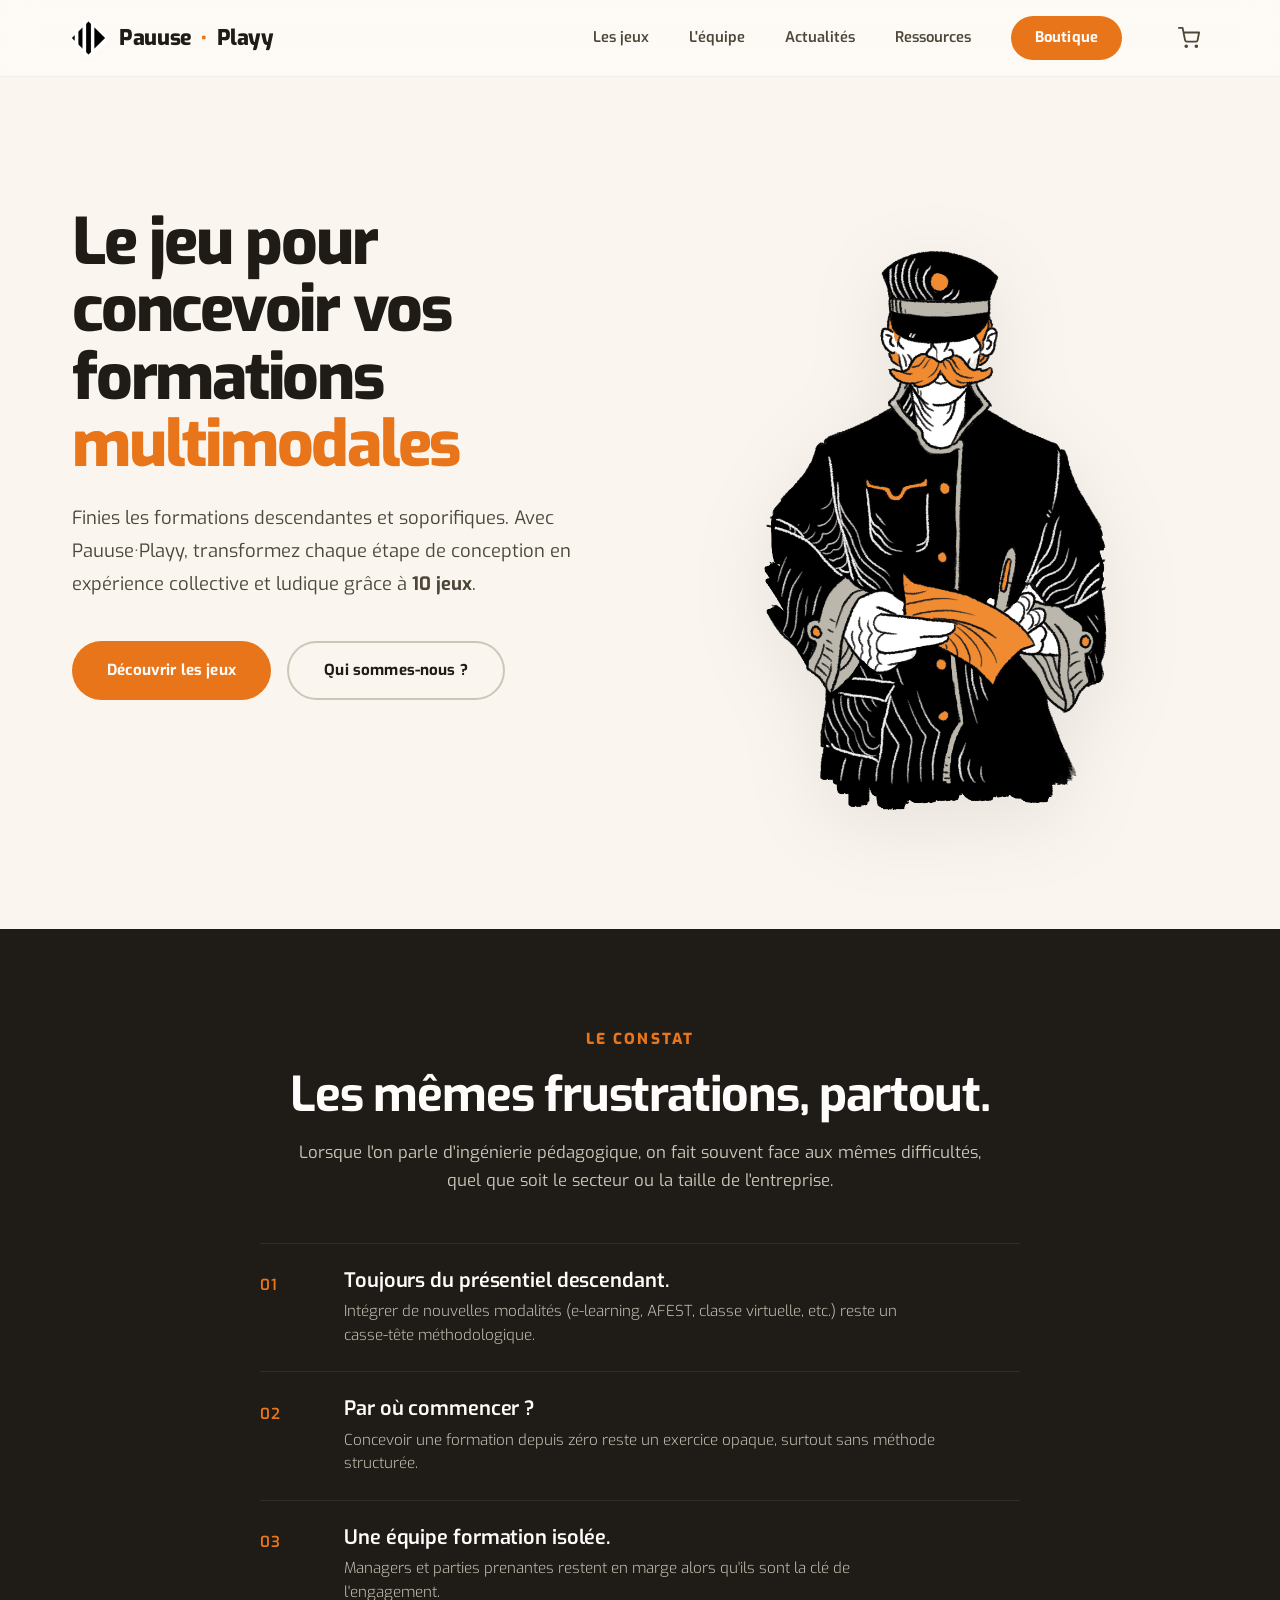
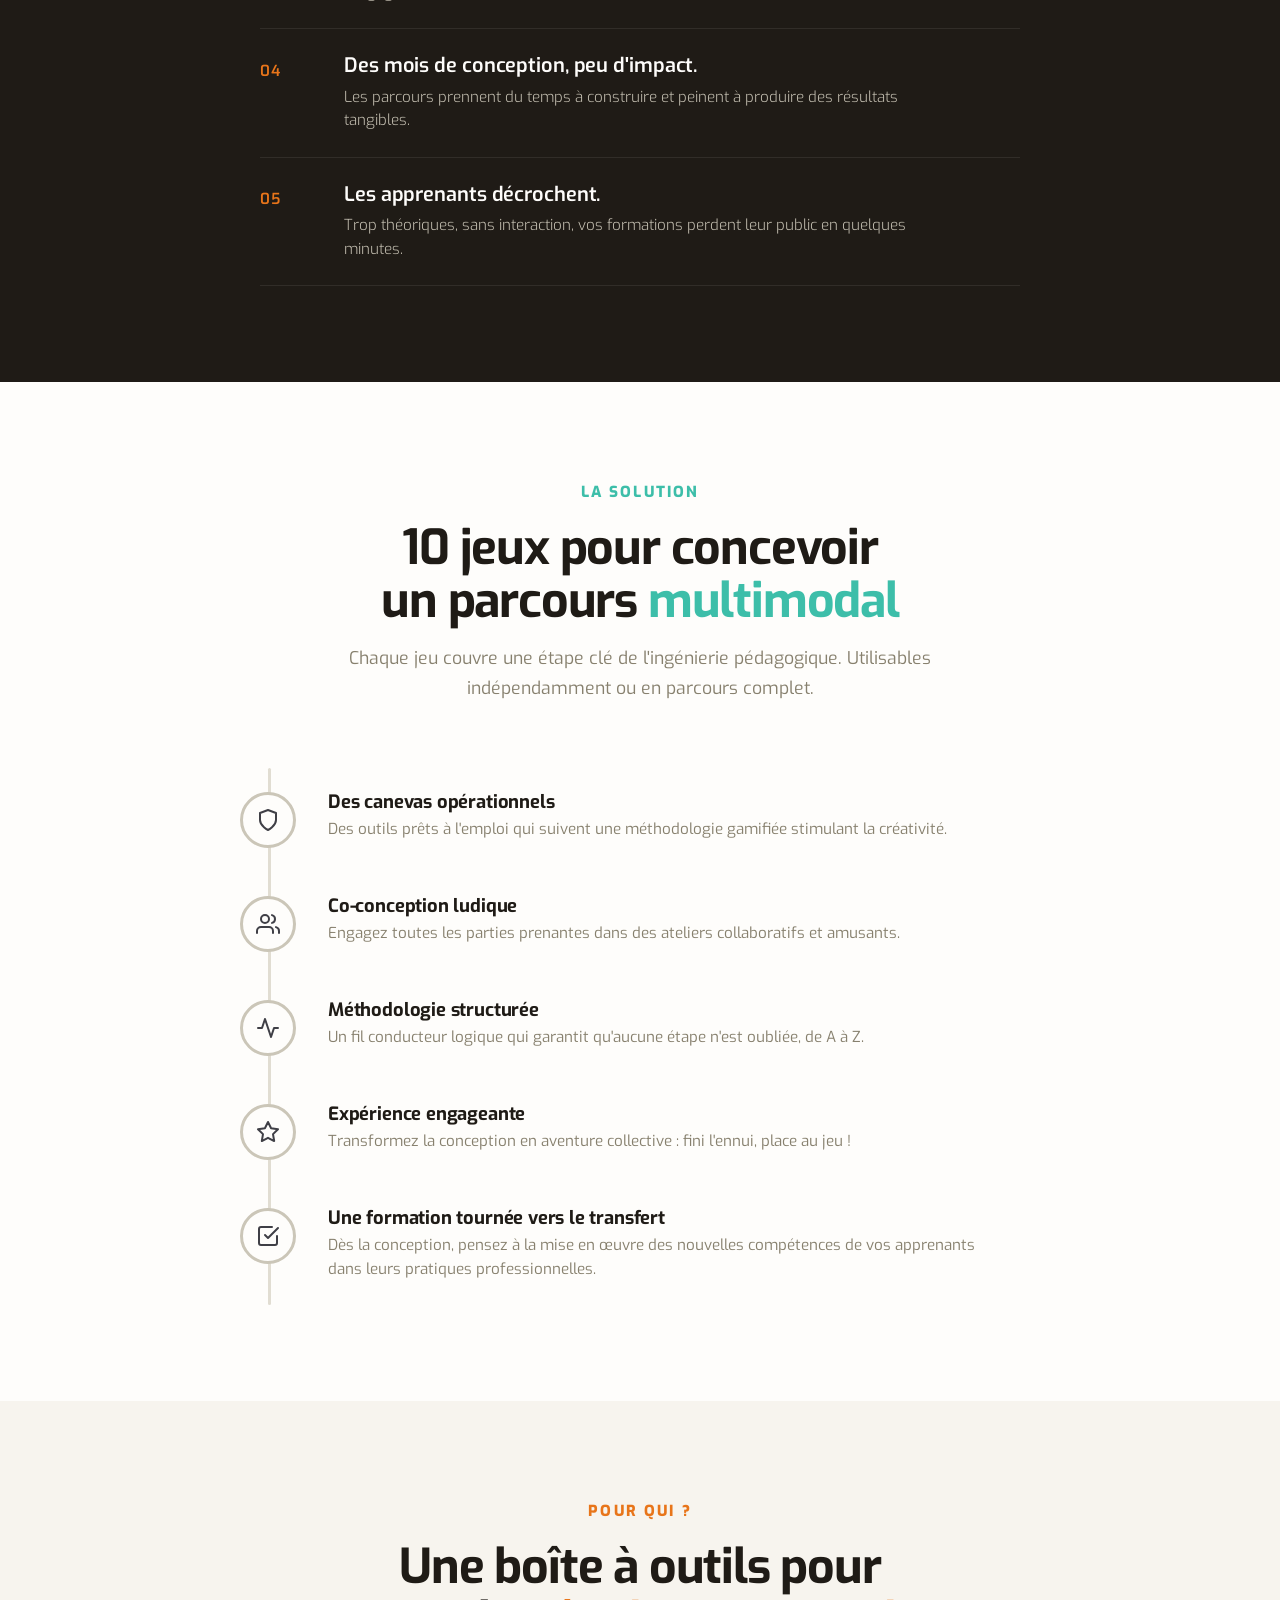
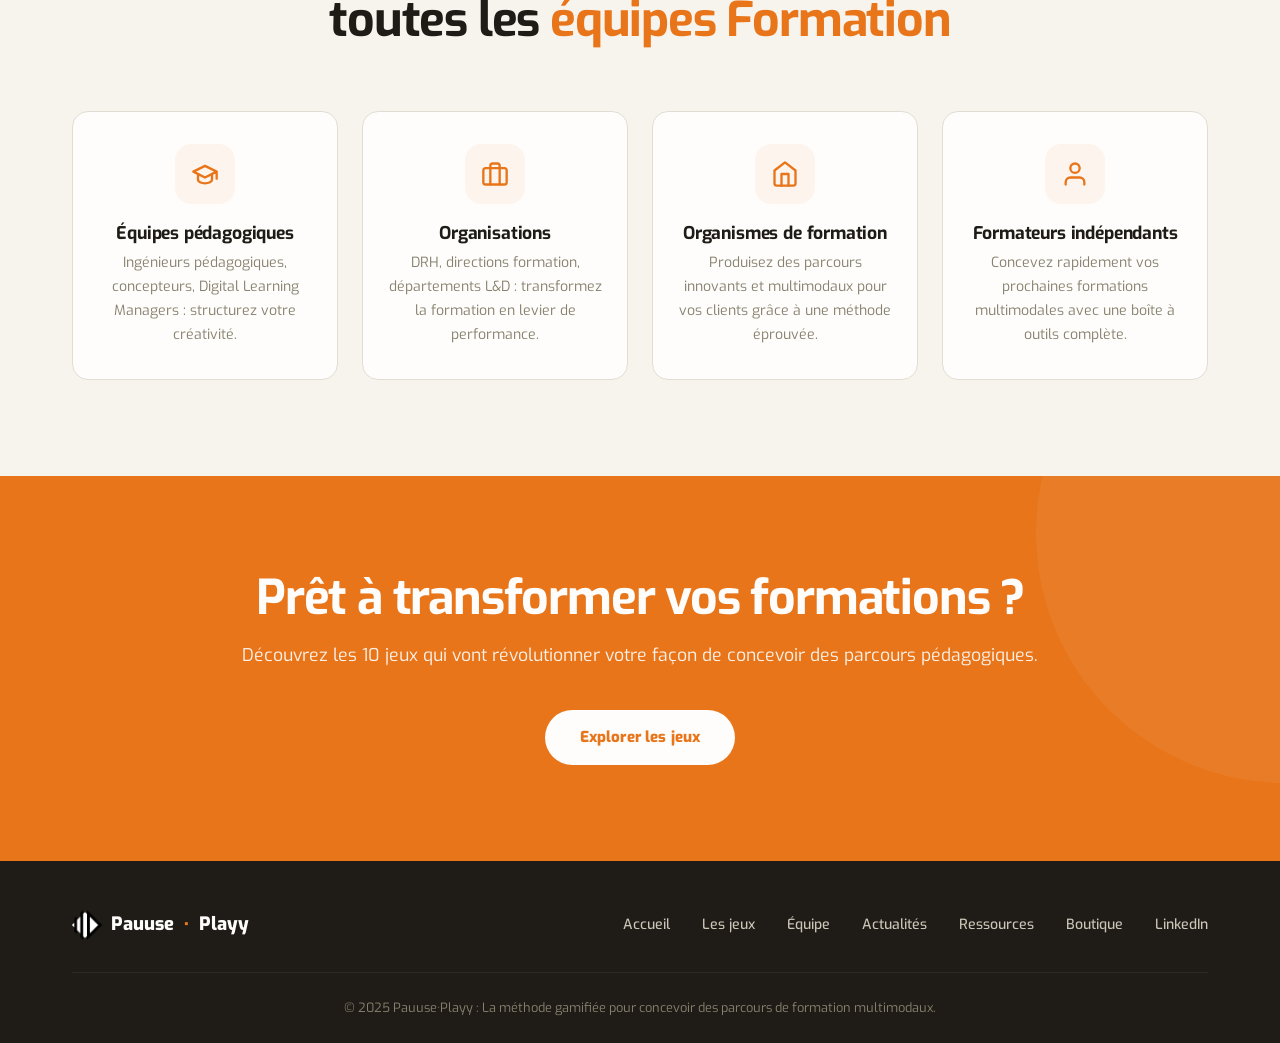
<file: index.html>
<!DOCTYPE html>
<html lang="fr">
<head>
  <meta charset="UTF-8">
  <meta name="viewport" content="width=device-width, initial-scale=1.0">
  <title>Pauuse&middot;Playy : La méthode gamifiée pour concevoir des parcours de formation multimodaux</title>
  <meta name="description" content="Pauuse·Playy : 10 jeux pour transformer la conception pédagogique en aventure collective et ludique.">
  <link rel="preconnect" href="https://fonts.googleapis.com">
  <link rel="preconnect" href="https://fonts.gstatic.com" crossorigin>
  <link href="https://fonts.googleapis.com/css2?family=Exo:wght@300;400;500;600;700;800&display=swap" rel="stylesheet">
  <link rel="icon" href="images/logo.png" type="image/png">
  <link rel="stylesheet" href="styles.css">
</head>
<body>

  <a href="#main-content" class="skip-link">Aller au contenu principal</a>

  <!-- NAV -->
  <nav class="navbar">
    <div class="container">
      <a href="/" class="nav-logo">
        <img src="images/logo.png" alt="Pauuse Playy">
        Pauuse<span class="dot">&middot;</span>Playy
      </a>
      <button class="nav-toggle" aria-label="Menu" aria-expanded="false">
        <span></span><span></span><span></span>
      </button>
      <div class="nav-links">
        <a href="/mini-jeux">Les jeux</a>
        <a href="/equipe">L'équipe</a>
        <a href="/actualites">Actualités</a>
        <a href="/ressources">Ressources</a>
        <a href="/boutique" class="nav-cta">Boutique</a>
        <a href="/panier" class="nav-cart" aria-label="Panier">
          <svg width="22" height="22" viewBox="0 0 24 24" fill="none" stroke="currentColor" stroke-width="2" stroke-linecap="round" stroke-linejoin="round"><circle cx="9" cy="21" r="1"/><circle cx="20" cy="21" r="1"/><path d="M1 1h4l2.68 13.39a2 2 0 0 0 2 1.61h9.72a2 2 0 0 0 2-1.61L23 6H6"/></svg>
          <span class="nav-cart-badge">0</span>
        </a>
      </div>
    </div>
  </nav>

  <!-- HERO -->
  <section class="hero" id="main-content">
    <div class="container">
      <div class="hero-content fade-in">
        <h1>Le jeu pour concevoir vos formations <span class="accent-orange">multimodales</span></h1>
        <p>Finies les formations descendantes et soporifiques. Avec Pauuse&middot;Playy, transformez chaque étape de conception en expérience collective et ludique grâce à <strong>10 jeux</strong>.</p>
        <div class="btn-group">
          <a href="/mini-jeux" class="btn btn-primary">Découvrir les jeux</a>
          <a href="/equipe" class="btn btn-outline">Qui sommes-nous ?</a>
        </div>
      </div>
      <div class="hero-visual fade-in-right">
        <img src="images/controleur.png" alt="Le contrôleur du Pédago'Express, illustration Pauuse Playy" fetchpriority="high">
      </div>
    </div>
  </section>

  <!-- PAIN POINTS -->
  <section class="pain-points">
    <div class="container">
      <div class="section-header section-header--centered fade-in">
        <span class="section-label">Le constat</span>
        <h2>Les mêmes frustrations, partout.</h2>
        <p>Lorsque l'on parle d'ingénierie pédagogique, on fait souvent face aux mêmes difficultés, quel que soit le secteur ou la taille de l'entreprise.</p>
      </div>
      <ol class="pain-list">
        <li class="pain-item fade-in delay-1">
          <span class="pain-num">01</span>
          <h3>Toujours du présentiel descendant.</h3>
          <p>Intégrer de nouvelles modalités (e-learning, AFEST, classe virtuelle, etc.) reste un casse-tête méthodologique.</p>
        </li>
        <li class="pain-item fade-in delay-2">
          <span class="pain-num">02</span>
          <h3>Par où commencer ?</h3>
          <p>Concevoir une formation depuis zéro reste un exercice opaque, surtout sans méthode structurée.</p>
        </li>
        <li class="pain-item fade-in delay-3">
          <span class="pain-num">03</span>
          <h3>Une équipe formation isolée.</h3>
          <p>Managers et parties prenantes restent en marge alors qu'ils sont la clé de l'engagement.</p>
        </li>
        <li class="pain-item fade-in delay-4">
          <span class="pain-num">04</span>
          <h3>Des mois de conception, peu d'impact.</h3>
          <p>Les parcours prennent du temps à construire et peinent à produire des résultats tangibles.</p>
        </li>
        <li class="pain-item fade-in delay-5">
          <span class="pain-num">05</span>
          <h3>Les apprenants décrochent.</h3>
          <p>Trop théoriques, sans interaction, vos formations perdent leur public en quelques minutes.</p>
        </li>
      </ol>
    </div>
  </section>

  <!-- SOLUTION -->
  <section class="benefits-section">
    <div class="container">
      <div class="section-header fade-in">
        <span class="section-label section-label--teal">La solution</span>
        <h2>10 jeux pour concevoir un parcours <span class="accent-teal">multimodal</span></h2>
        <p>Chaque jeu couvre une étape clé de l'ingénierie pédagogique. Utilisables indépendamment ou en parcours complet.</p>
      </div>
      <div class="benefits-timeline fade-in">
        <div class="benefit-item">
          <div class="timeline-dot">
            <svg viewBox="0 0 24 24"><path d="M12 22s8-4 8-10V5l-8-3-8 3v7c0 6 8 10 8 10z"/></svg>
          </div>
          <div class="benefit-item-content">
            <h3>Des canevas opérationnels</h3>
            <p>Des outils prêts à l'emploi qui suivent une méthodologie gamifiée stimulant la créativité.</p>
          </div>
        </div>
        <div class="benefit-item">
          <div class="timeline-dot">
            <svg viewBox="0 0 24 24"><path d="M17 21v-2a4 4 0 0 0-4-4H5a4 4 0 0 0-4 4v2"/><circle cx="9" cy="7" r="4"/><path d="M23 21v-2a4 4 0 0 0-3-3.87"/><path d="M16 3.13a4 4 0 0 1 0 7.75"/></svg>
          </div>
          <div class="benefit-item-content">
            <h3>Co-conception ludique</h3>
            <p>Engagez toutes les parties prenantes dans des ateliers collaboratifs et amusants.</p>
          </div>
        </div>
        <div class="benefit-item">
          <div class="timeline-dot">
            <svg viewBox="0 0 24 24"><polyline points="22 12 18 12 15 21 9 3 6 12 2 12"/></svg>
          </div>
          <div class="benefit-item-content">
            <h3>Méthodologie structurée</h3>
            <p>Un fil conducteur logique qui garantit qu'aucune étape n'est oubliée, de A à Z.</p>
          </div>
        </div>
        <div class="benefit-item">
          <div class="timeline-dot">
            <svg viewBox="0 0 24 24"><polygon points="12 2 15.09 8.26 22 9.27 17 14.14 18.18 21.02 12 17.77 5.82 21.02 7 14.14 2 9.27 8.91 8.26 12 2"/></svg>
          </div>
          <div class="benefit-item-content">
            <h3>Expérience engageante</h3>
            <p>Transformez la conception en aventure collective : fini l'ennui, place au jeu !</p>
          </div>
        </div>
        <div class="benefit-item">
          <div class="timeline-dot">
            <svg viewBox="0 0 24 24"><polyline points="9 11 12 14 22 4"/><path d="M21 12v7a2 2 0 0 1-2 2H5a2 2 0 0 1-2-2V5a2 2 0 0 1 2-2h11"/></svg>
          </div>
          <div class="benefit-item-content">
            <h3>Une formation tournée vers le transfert</h3>
            <p>Dès la conception, pensez à la mise en œuvre des nouvelles compétences de vos apprenants dans leurs pratiques professionnelles.</p>
          </div>
        </div>
      </div>
    </div>
  </section>

  <!-- AUDIENCE -->
  <section class="audience-section">
    <div class="container">
      <div class="section-header fade-in">
        <span class="section-label">Pour qui ?</span>
        <h2>Une boîte à outils pour toutes les <span class="accent-orange">équipes Formation</span></h2>
      </div>
      <div class="audience-grid">
        <div class="audience-card fade-in delay-1">
          <div class="card-icon">
            <svg viewBox="0 0 24 24"><path d="M22 10v6M2 10l10-5 10 5-10 5z"/><path d="M6 12v5c0 1.66 2.69 3 6 3s6-1.34 6-3v-5"/></svg>
          </div>
          <h3>Équipes pédagogiques</h3>
          <p>Ingénieurs pédagogiques, concepteurs, Digital Learning Managers : structurez votre créativité.</p>
        </div>
        <div class="audience-card fade-in delay-2">
          <div class="card-icon">
            <svg viewBox="0 0 24 24"><rect x="2" y="7" width="20" height="14" rx="2" ry="2"/><path d="M16 21V5a2 2 0 0 0-2-2h-4a2 2 0 0 0-2 2v16"/></svg>
          </div>
          <h3>Organisations</h3>
          <p>DRH, directions formation, départements L&amp;D : transformez la formation en levier de performance.</p>
        </div>
        <div class="audience-card fade-in delay-3">
          <div class="card-icon">
            <svg viewBox="0 0 24 24"><path d="M3 9l9-7 9 7v11a2 2 0 0 1-2 2H5a2 2 0 0 1-2-2z"/><polyline points="9 22 9 12 15 12 15 22"/></svg>
          </div>
          <h3>Organismes de formation</h3>
          <p>Produisez des parcours innovants et multimodaux pour vos clients grâce à une méthode éprouvée.</p>
        </div>
        <div class="audience-card fade-in delay-4">
          <div class="card-icon">
            <svg viewBox="0 0 24 24"><path d="M20 21v-2a4 4 0 0 0-4-4H8a4 4 0 0 0-4 4v2"/><circle cx="12" cy="7" r="4"/></svg>
          </div>
          <h3>Formateurs indépendants</h3>
          <p>Concevez rapidement vos prochaines formations multimodales avec une boîte à outils complète.</p>
        </div>
      </div>
    </div>
  </section>

  <!-- CTA -->
  <section class="cta-section">
    <div class="container">
      <div class="fade-in">
        <h2>Prêt à transformer vos formations ?</h2>
        <p>Découvrez les 10 jeux qui vont révolutionner votre façon de concevoir des parcours pédagogiques.</p>
        <a href="/mini-jeux" class="btn">Explorer les jeux</a>
      </div>
    </div>
  </section>

  <!-- FOOTER -->
  <footer>
    <div class="container">
      <div class="footer-content">
        <div class="footer-logo">
          <img src="images/logo.png" alt="Pauuse Playy">
          Pauuse<span class="dot">&middot;</span>Playy
        </div>
        <div class="footer-links">
          <a href="/">Accueil</a>
          <a href="/mini-jeux">Les jeux</a>
          <a href="/equipe">Équipe</a>
          <a href="/actualites">Actualités</a>
          <a href="/ressources">Ressources</a>
          <a href="/boutique">Boutique</a>
          <a href="https://www.linkedin.com/company/109237583" target="_blank" rel="noopener">LinkedIn</a>
        </div>
      </div>
      <div class="footer-bottom">
        &copy; 2025 Pauuse&middot;Playy : La méthode gamifiée pour concevoir des parcours de formation multimodaux.
      </div>
    </div>
  </footer>

  <script src="script.js"></script>
  <script src="shop.js"></script>
</body>
</html>
</file>
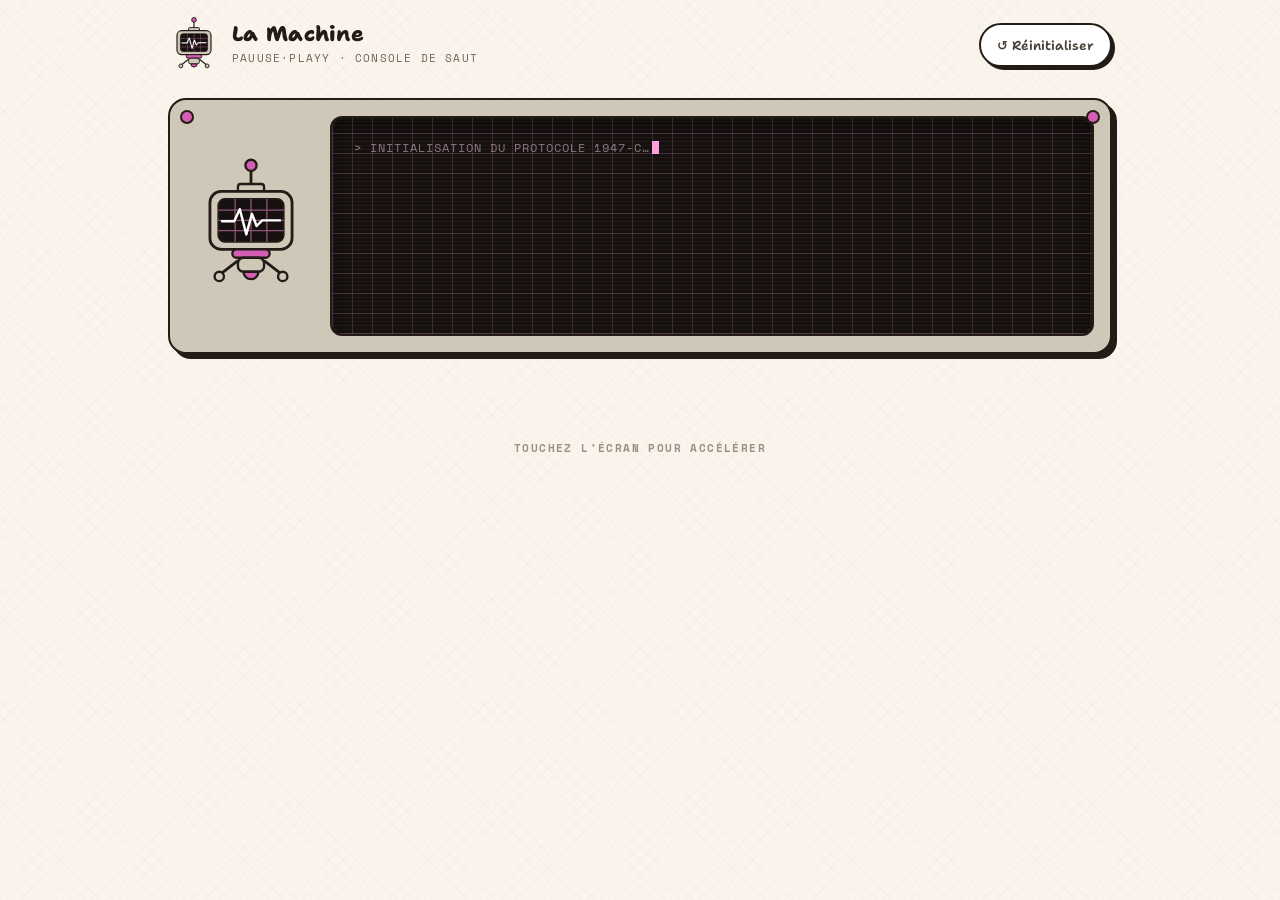
<file: lamachine/index.html>
<!doctype html>
<html lang="fr">
<head>
<meta charset="utf-8" />
<meta name="viewport" content="width=device-width, initial-scale=1, viewport-fit=cover" />
<meta name="theme-color" content="#FAF5EC" />
<title>La Machine — Pauuse·Playy</title>
<link rel="preconnect" href="https://fonts.googleapis.com">
<link rel="preconnect" href="https://fonts.gstatic.com" crossorigin>
<link href="https://fonts.googleapis.com/css2?family=Shantell+Sans:wght@400;500;600;700;800&family=Space+Mono:wght@400;700&display=swap" rel="stylesheet">
<style>
  :root {
    --paper:     #FAF5EC;
    --paper-2:   #F3ECDF;
    --card:      #FFFFFF;
    --taupe:     #CFC7B8;
    --taupe-2:   #C2B9A8;
    --ink:       #221B16;
    --ink-soft:  #4A4138;
    --dim:       #6E6357;
    --mute:      #9C9083;
    --pink:      #D45EB4;
    --pink-deep: #9C2E7B;
    --pink-soft: #F3CBE7;
    --pink-pale: #FBEAF5;
    --crt:       #16110F;
    --crt-pink:  #FF9FDE;
    --crt-grid:  rgba(240,140,212,.18);
    --shadow-ink: 4px 4px 0 var(--ink);
    --circuit: url("data:image/svg+xml,<svg xmlns='http://www.w3.org/2000/svg' width='120' height='120'><g fill='none' stroke='%23F3CBE7' stroke-width='3'><path d='M20 20h34v22'/><path d='M100 34H74'/><path d='M28 100V74h26'/><path d='M100 86v14H86'/></g><g fill='%23F3CBE7'><circle cx='20' cy='20' r='5'/><circle cx='54' cy='42' r='5'/><circle cx='74' cy='34' r='5'/><circle cx='100' cy='34' r='5'/><circle cx='28' cy='100' r='5'/><circle cx='54' cy='74' r='5'/><circle cx='86' cy='100' r='5'/><circle cx='100' cy='86' r='5'/></g></svg>");
  }
  * { box-sizing: border-box; }
  html, body { margin: 0; padding: 0; min-height: 100%; }
  body {
    background:
      repeating-linear-gradient(45deg,  rgba(212,94,180,.045) 0 1px, transparent 1px 10px),
      repeating-linear-gradient(-45deg, rgba(212,94,180,.045) 0 1px, transparent 1px 10px),
      var(--paper);
    color: var(--ink);
    font-family: 'Shantell Sans', 'Comic Sans MS', cursive, system-ui, sans-serif;
    font-weight: 400;
    -webkit-font-smoothing: antialiased;
    overflow-x: hidden;
  }
  .mono { font-family: 'Space Mono', ui-monospace, Menlo, monospace; }
  button { font-family: inherit; cursor: pointer; border: none; background: none; color: inherit; }
  input { font-family: inherit; }
  :focus-visible { outline: 3px solid var(--pink); outline-offset: 2px; border-radius: 6px; }

  /* Format paysage : gabarit téléphone à l'horizontale */
  .app { max-width: 980px; margin: 0 auto; padding: 16px 18px 60px; }

  /* ---------- Panneaux « bande dessinée » ---------- */
  .panel {
    background: var(--card);
    border: 2px solid var(--ink);
    border-radius: 14px;
    box-shadow: var(--shadow-ink);
  }
  .frame {
    background: var(--taupe);
    border: 2px solid var(--ink);
    border-radius: 18px;
    box-shadow: 5px 5px 0 var(--ink);
    position: relative;
  }
  .rivets::before, .rivets::after {
    content: ""; position: absolute; top: 10px;
    width: 10px; height: 10px; border-radius: 50%;
    background: var(--pink); border: 2px solid var(--ink);
  }
  .rivets::before { left: 10px; }
  .rivets::after  { right: 10px; }

  /* ---------- Écrans CRT ---------- */
  .crt {
    background: var(--crt);
    border: 2px solid var(--ink);
    border-radius: 12px;
    position: relative; overflow: hidden;
    box-shadow: inset 0 0 0 2px rgba(255,255,255,.04), inset 0 6px 18px rgba(0,0,0,.55);
  }
  .crt::before {
    content: ""; position: absolute; inset: 0; pointer-events: none;
    background:
      repeating-linear-gradient(90deg, var(--crt-grid) 0 1px, transparent 1px 20px),
      repeating-linear-gradient(0deg,  var(--crt-grid) 0 1px, transparent 1px 20px);
  }
  .crt::after {
    content: ""; position: absolute; inset: 0; pointer-events: none;
    background: repeating-linear-gradient(0deg, rgba(255,255,255,.045) 0 1px, transparent 1px 4px);
  }
  .crt > * { position: relative; z-index: 1; }

  /* ---------- Topbar ---------- */
  .topbar {
    display: flex; align-items: center; justify-content: space-between;
    gap: 14px; margin-bottom: 24px;
  }
  .brand { display: flex; align-items: center; gap: 12px; }
  .brand-logo {
    width: 52px; height: 58px; flex: none;
    display: grid; place-items: center;
  }
  .brand-logo svg { width: 100%; height: 100%; }
  .brand-title { font-weight: 800; font-size: 21px; line-height: 1; letter-spacing: .3px; }
  .brand-sub {
    font-family: 'Space Mono', monospace;
    font-size: 11px; color: var(--dim); margin-top: 5px;
    text-transform: uppercase; letter-spacing: 1.2px;
  }
  .icon-btn {
    background: var(--card); border: 2px solid var(--ink);
    padding: 9px 16px; border-radius: 999px; font-size: 13px;
    font-weight: 600; color: var(--ink-soft);
    box-shadow: 3px 3px 0 var(--ink);
    transition: transform .15s, box-shadow .15s;
    min-height: 44px;
  }
  .icon-btn:hover { transform: translate(-1px,-1px); box-shadow: 4px 4px 0 var(--ink); color: var(--ink); }
  .icon-btn:active { transform: translate(2px,2px); box-shadow: 1px 1px 0 var(--ink); }

  /* ---------- Screens ---------- */
  .screen { display: none; animation: fade .28s ease; }
  .screen.active { display: block; }
  @keyframes fade { from { opacity: 0; transform: translateY(8px); } to { opacity: 1; transform: none; } }

  .eyebrow {
    font-family: 'Space Mono', monospace;
    font-size: 11px; color: var(--pink-deep); font-weight: 700;
    letter-spacing: 2px; text-transform: uppercase; margin-bottom: 10px;
  }

  /* ---------- Boutons ---------- */
  .btn {
    padding: 13px 24px; border-radius: 12px;
    font-weight: 700; font-size: 14px; letter-spacing: .5px;
    text-transform: uppercase;
    background: var(--card); color: var(--ink);
    border: 2px solid var(--ink);
    box-shadow: var(--shadow-ink);
    transition: transform .15s, box-shadow .15s;
    min-height: 48px;
  }
  .btn:hover { transform: translate(-2px,-2px); box-shadow: 6px 6px 0 var(--ink); }
  .btn:active { transform: translate(2px,2px); box-shadow: 1px 1px 0 var(--ink); }
  .btn-primary { background: var(--pink); }
  .btn-ghost { background: var(--paper); color: var(--ink-soft); }
  .btn-big { padding: 16px 32px; font-size: 15px; }
  .btn:disabled { opacity: .45; cursor: not-allowed; transform: none; box-shadow: var(--shadow-ink); }

  /* ============================================== */
  /* ÉCRAN 0 — INTRO : LA MACHINE PARLE             */
  /* ============================================== */
  .intro-stage {
    padding: 16px;
    display: grid; grid-template-columns: 1fr; gap: 14px;
    align-items: center; cursor: pointer;
  }
  .intro-robot { width: 92px; height: 116px; margin: 0 auto; }
  .intro-robot svg { width: 100%; height: 100%; }
  .intro-screen {
    padding: 20px 22px; min-height: 220px; text-align: left;
  }
  .intro-lines {
    font-family: 'Space Mono', monospace;
    font-size: 14px; line-height: 1.65; color: #FFD9F1;
    display: flex; flex-direction: column; gap: 11px;
    word-break: break-word;
  }
  .intro-line.il-dim { color: rgba(255,217,241,.5); font-size: 12px; letter-spacing: 1px; }
  .intro-line.il-title {
    color: var(--crt-pink); font-weight: 700; font-size: 17px;
    letter-spacing: 1.5px; text-shadow: 0 0 18px rgba(255,159,222,.6);
  }
  .intro-cursor {
    display: inline-block; width: .58em; height: 1.05em;
    background: var(--crt-pink); vertical-align: -2px; margin-left: 2px;
    animation: blink 1s steps(1) infinite;
  }
  @keyframes blink { 0%, 60% { opacity: 1; } 61%, 100% { opacity: 0; } }
  .intro-actions {
    display: flex; justify-content: center; align-items: center;
    gap: 12px; margin-top: 20px; min-height: 56px;
  }
  #btn-intro-start { opacity: 0; pointer-events: none; transition: opacity .4s; }
  #btn-intro-start.show { opacity: 1; pointer-events: auto; }
  .intro-hint {
    text-align: center; margin-top: 10px;
    font-family: 'Space Mono', monospace; font-size: 10.5px; font-weight: 700;
    color: var(--mute); letter-spacing: 1.4px; text-transform: uppercase;
  }
  @media (min-width: 640px) {
    .intro-stage { grid-template-columns: 130px 1fr; }
    .intro-robot { width: 112px; height: 140px; }
  }

  /* ============================================== */
  /* ÉCRAN 1 — AMORÇAGE                             */
  /* ============================================== */
  .hero {
    border: 2px solid var(--ink); border-radius: 18px;
    background:
      var(--circuit) right -20px bottom -20px / 180px no-repeat,
      linear-gradient(160deg, var(--pink-pale), var(--card) 65%);
    box-shadow: 5px 5px 0 var(--ink);
    padding: 26px 24px;
    margin-bottom: 22px;
    display: grid; grid-template-columns: 1fr; gap: 16px; align-items: center;
  }
  .hero h1 { font-size: clamp(25px, 6vw, 32px); line-height: 1.08; margin: 0 0 12px; font-weight: 800; }
  .hero p { color: var(--ink-soft); margin: 0; max-width: 640px; line-height: 1.6; font-size: 15px; }
  .hero-robot { width: 104px; height: 130px; margin: 0 auto; }
  .hero-robot svg { width: 100%; height: 100%; }

  .boot-card {
    background: var(--taupe);
    border: 2px solid var(--ink); border-radius: 20px;
    box-shadow: 5px 5px 0 var(--ink);
    padding: 26px 22px; max-width: 540px; margin: 0 auto;
    text-align: center; position: relative;
  }
  .boot-inner {
    background: var(--card); border: 2px solid var(--ink);
    border-radius: 14px; padding: 24px 20px;
    background-image: var(--circuit);
    background-position: left -30px top -30px;
    background-size: 150px;
    background-repeat: no-repeat;
  }
  .boot-label {
    font-family: 'Space Mono', monospace;
    font-size: 11px; color: var(--dim); letter-spacing: 1.6px; font-weight: 700;
    text-transform: uppercase; display: block; margin-bottom: 16px;
  }
  .boot-input-row {
    display: flex; align-items: center; justify-content: center; gap: 14px;
    margin-bottom: 22px;
  }
  .boot-step {
    width: 56px; height: 56px; border-radius: 14px;
    background: var(--pink-pale); border: 2px solid var(--ink);
    box-shadow: 3px 3px 0 var(--ink);
    font-size: 28px; font-weight: 800; color: var(--ink);
    transition: transform .15s, box-shadow .15s; line-height: 1;
  }
  .boot-step:hover { transform: translate(-1px,-1px); box-shadow: 4px 4px 0 var(--ink); }
  .boot-step:active { transform: translate(2px,2px); box-shadow: 1px 1px 0 var(--ink); }
  .boot-input {
    width: 132px; height: 92px; text-align: center;
    background: var(--crt); border: 2px solid var(--ink);
    border-radius: 14px; color: var(--crt-pink);
    font-size: 54px; font-weight: 700; font-family: 'Space Mono', monospace;
    text-shadow: 0 0 16px rgba(255,159,222,.55);
    -moz-appearance: textfield;
  }
  .boot-input::-webkit-outer-spin-button,
  .boot-input::-webkit-inner-spin-button { -webkit-appearance: none; margin: 0; }
  .boot-readout {
    background: var(--paper); border: 2px solid var(--ink);
    border-radius: 12px; padding: 4px 16px; margin-bottom: 24px;
  }
  .readout-row {
    display: flex; justify-content: space-between; align-items: center; gap: 10px;
    padding: 11px 0; border-bottom: 2px dashed var(--taupe);
    font-size: 13.5px;
  }
  .readout-row:last-child { border-bottom: none; }
  .readout-label { color: var(--ink-soft); text-align: left; }
  .readout-value { font-weight: 800; font-size: 15px; color: var(--pink-deep); white-space: nowrap; }

  /* ============================================== */
  /* ÉCRAN 2 — TABLEAU DE BORD                      */
  /* ============================================== */
  .hub-jauge-card {
    padding: 18px;
    margin-bottom: 18px;
  }
  .hub-jauge-inner {
    background: var(--card); border: 2px solid var(--ink);
    border-radius: 12px; padding: 20px 18px;
  }
  .hub-jauge-head {
    display: flex; justify-content: space-between; align-items: baseline;
    gap: 12px; margin-bottom: 26px; flex-wrap: wrap;
  }
  .hub-jauge-title {
    font-size: 14px; font-weight: 800; text-transform: uppercase;
    letter-spacing: 1.2px; color: var(--ink);
  }
  .hub-jauge-readout { font-size: 14px; color: var(--ink-soft); }
  .hub-jauge-readout strong { color: var(--pink-deep); font-size: 19px; font-weight: 800; }
  .jauge-track {
    position: relative;
    display: grid; gap: 5px; height: 36px;
    margin-bottom: 8px;
  }
  .jauge-cell {
    background: var(--card); border: 2px solid var(--ink);
    border-radius: 7px; transition: background .35s ease;
  }
  .jauge-cell.win {
    background:
      radial-gradient(circle at 30% 35%, rgba(255,255,255,.5) 0 3px, transparent 4px),
      var(--pink);
  }
  .jauge-cell.loss {
    background: repeating-linear-gradient(45deg, var(--ink) 0 4px, #4A4138 4px 8px);
  }
  .jauge-marker {
    position: absolute; top: -8px; bottom: -8px; width: 3px;
    background: var(--ink); z-index: 2;
  }
  .jauge-marker::after {
    content: "SEUIL 75 %"; position: absolute; top: -19px; left: 50%;
    transform: translateX(-50%); white-space: nowrap;
    font-family: 'Space Mono', monospace; font-size: 9.5px; font-weight: 700;
    color: var(--ink); letter-spacing: 1px;
    background: var(--pink-soft); border: 1.5px solid var(--ink);
    border-radius: 4px; padding: 1px 5px;
  }
  .jauge-foot {
    font-family: 'Space Mono', monospace; font-size: 11px;
    color: var(--dim); margin-top: 16px;
  }

  .hub-row {
    display: grid; grid-template-columns: 1fr; gap: 16px; margin-bottom: 16px;
  }
  .hub-panel { padding: 20px; }
  .hub-panel-label {
    font-family: 'Space Mono', monospace; font-size: 10.5px; font-weight: 700;
    color: var(--dim); letter-spacing: 1.6px; text-transform: uppercase;
    margin-bottom: 12px;
  }
  .cumul-screen { padding: 18px 16px; text-align: center; }
  .cumul-value {
    font-family: 'Space Mono', monospace;
    font-size: clamp(42px, 8vw, 66px); font-weight: 700; line-height: 1;
    color: var(--crt-pink); font-variant-numeric: tabular-nums;
    text-shadow: 0 0 22px rgba(255,159,222,.6);
  }
  .cumul-unit { font-size: 12.5px; color: var(--dim); margin-top: 10px; line-height: 1.45; }

  .streak-flame {
    display: flex; align-items: center; gap: 10px;
    font-size: 40px; font-weight: 800; line-height: 1; color: var(--ink);
  }
  .streak-flame .sf-num { font-size: 50px; color: var(--pink-deep); }
  .streak-flame svg { width: 36px; height: 36px; flex: none; }
  .streak-sub { font-size: 13.5px; color: var(--ink-soft); margin-top: 6px; }
  .streak-palier {
    margin-top: 14px; padding-top: 14px; border-top: 2px dashed var(--taupe);
    font-size: 13.5px; color: var(--ink-soft); line-height: 1.55;
  }
  .streak-palier b { color: var(--pink-deep); }
  .grace-tag {
    display: inline-block; margin-top: 10px;
    background: var(--pink-pale); border: 2px solid var(--ink);
    color: var(--ink); border-radius: 999px; padding: 5px 13px;
    font-size: 12.5px; font-weight: 700;
    box-shadow: 2px 2px 0 var(--ink);
  }

  .sauts-list { display: flex; flex-direction: column; gap: 8px; }
  .saut-row {
    display: grid; grid-template-columns: auto 1fr auto;
    gap: 12px; align-items: center;
    background: var(--card); border: 2px solid var(--ink);
    border-left-width: 8px;
    border-radius: 10px; padding: 11px 14px; font-size: 14px;
  }
  .saut-row.win-row  { border-left-color: var(--pink); }
  .saut-row.loss-row { border-left-color: var(--ink); background: var(--paper-2); }
  .saut-row.pending  { border-style: dashed; border-left-width: 2px; background: transparent; }
  .saut-num {
    font-family: 'Space Mono', monospace; font-size: 11px; font-weight: 700;
    color: var(--mute); width: 24px;
  }
  .saut-name { font-weight: 600; }
  .saut-row.pending .saut-name { color: var(--mute); font-weight: 400; font-style: italic; }
  .saut-status { font-family: 'Space Mono', monospace; font-size: 11.5px; font-weight: 700; }
  .saut-row.win-row .saut-status { color: var(--pink-deep); }
  .saut-row.loss-row .saut-status { color: var(--ink); }

  .hub-cta { text-align: center; margin-top: 24px; }

  /* ============================================== */
  /* ÉCRAN 3 — SÉLECTION                            */
  /* ============================================== */
  .section-title {
    display: flex; align-items: baseline; justify-content: space-between;
    gap: 12px; margin: 4px 4px 12px;
  }
  .section-title h2 {
    font-size: 17px; font-weight: 800; margin: 0;
    text-transform: uppercase; letter-spacing: .8px; color: var(--ink);
  }
  .section-title small {
    font-family: 'Space Mono', monospace; font-size: 11px; font-weight: 700; color: var(--pink-deep);
  }
  .select-hint {
    color: var(--ink-soft); font-size: 13.5px; margin: 0 4px 16px; line-height: 1.55;
  }
  .activity-grid {
    display: grid; grid-template-columns: repeat(auto-fill, minmax(150px, 1fr)); gap: 12px;
  }
  .activity-card {
    background:
      var(--circuit) right -38px bottom -38px / 110px no-repeat,
      var(--card);
    border: 2px solid var(--ink); border-radius: 12px;
    box-shadow: var(--shadow-ink);
    padding: 14px 13px 12px;
    text-align: left; position: relative;
    display: flex; flex-direction: column; justify-content: space-between;
    gap: 10px; min-height: 96px;
    transition: transform .15s, box-shadow .15s;
  }
  .activity-card:hover { transform: translate(-2px,-2px); box-shadow: 6px 6px 0 var(--ink); }
  .activity-card:active { transform: translate(2px,2px); box-shadow: 1px 1px 0 var(--ink); }
  .activity-card .tag {
    font-family: 'Space Mono', monospace; font-size: 10.5px; font-weight: 700;
    color: var(--pink-deep); letter-spacing: 1px;
  }
  .activity-card .nm { font-weight: 600; font-size: 14.5px; line-height: 1.3; }
  .activity-card .badge {
    align-self: flex-start;
    background: var(--pink-pale); border: 1.5px solid var(--ink);
    color: var(--ink-soft); font-size: 10.5px; font-weight: 700;
    padding: 3px 9px; border-radius: 999px;
    font-family: 'Space Mono', monospace;
  }
  .activity-card.locked {
    opacity: .55; cursor: not-allowed;
    background: var(--paper-2);
    box-shadow: 2px 2px 0 var(--ink);
  }
  .activity-card.locked:hover,
  .activity-card.locked:active { transform: none; box-shadow: 2px 2px 0 var(--ink); }

  /* ============================================== */
  /* ÉCRAN 4 — SAUT TEMPOREL                        */
  /* ============================================== */
  .play-eyebrow {
    font-family: 'Space Mono', monospace; font-size: 11px; font-weight: 700;
    color: var(--pink-deep); letter-spacing: 1.8px; text-transform: uppercase;
    text-align: center; margin-bottom: 6px;
  }
  .play-activity-name {
    text-align: center; font-size: 25px; font-weight: 800;
    margin-bottom: 16px; line-height: 1.15;
  }
  .play-console {
    padding: 16px;
    margin-bottom: 18px;
  }
  .play-screen { padding: 18px 16px 20px; }
  .charge-block { text-align: center; }
  .charge-value {
    font-family: 'Space Mono', monospace;
    font-size: clamp(44px, 13vmin, 88px); font-weight: 700; line-height: 1;
    color: var(--crt-pink); font-variant-numeric: tabular-nums;
    text-shadow: 0 0 26px rgba(255,159,222,.65);
  }
  .charge-label {
    font-family: 'Space Mono', monospace; font-size: 10.5px; font-weight: 700;
    color: rgba(255,255,255,.55); letter-spacing: 2.4px; text-transform: uppercase;
    margin-top: 6px;
  }
  .charge-grace {
    display: inline-block; margin-top: 10px;
    background: var(--pink-pale); border: 2px solid var(--ink);
    color: var(--ink); border-radius: 999px; padding: 4px 13px;
    font-size: 12px; font-weight: 700;
  }
  .charge-bar {
    height: 10px; background: rgba(255,255,255,.10);
    border: 1.5px solid rgba(255,255,255,.25);
    border-radius: 999px; overflow: hidden; margin-top: 16px;
  }
  .charge-bar-fill {
    height: 100%; width: 100%;
    background: linear-gradient(90deg, var(--pink-deep), var(--pink), var(--crt-pink));
    transition: width .1s linear;
  }
  .play-meters {
    display: flex; justify-content: space-between; align-items: center;
    margin-top: 16px; gap: 12px;
  }
  .meter { text-align: center; min-width: 96px; }
  .meter-label {
    font-family: 'Space Mono', monospace; font-size: 9.5px; font-weight: 700;
    color: rgba(255,255,255,.5); letter-spacing: 1.6px; text-transform: uppercase;
    margin-top: 3px;
  }
  .meter-value {
    font-family: 'Space Mono', monospace;
    font-size: 28px; font-weight: 700; line-height: 1.1;
    color: #FFF; font-variant-numeric: tabular-nums;
  }
  .meter.timer .meter-value { color: var(--crt-pink); text-shadow: 0 0 14px rgba(255,159,222,.5); }
  .meter.timer.grace .meter-value { color: #FFD9F1; }
  .meter.timer.urgent .meter-value { color: #FF5FA8; animation: pulse 1s infinite; }
  .meter.attempts .meter-value { color: #FFF; }
  @keyframes pulse { 0%,100% { opacity: 1; } 50% { opacity: .4; } }

  .picto-grid {
    display: grid; grid-template-columns: repeat(4, minmax(0, 1fr));
    gap: 11px; margin-bottom: 16px;
  }
  .picto-tile {
    background: var(--card);
    border: 2px solid var(--ink); border-radius: 14px;
    box-shadow: 3px 3px 0 var(--ink);
    padding: 14px 8px;
    display: grid; place-items: center;
    transition: transform .12s, box-shadow .12s, background .12s;
    user-select: none; cursor: pointer; aspect-ratio: 1 / 1;
    position: relative;
  }
  .picto-tile:hover { transform: translate(-1px,-1px); box-shadow: 4px 4px 0 var(--ink); }
  .picto-tile:active { transform: translate(2px,2px); box-shadow: 1px 1px 0 var(--ink); }
  .picto-tile .pic-svg { width: 62%; height: 62%; color: var(--ink); transition: transform .12s; }
  .picto-tile.selected {
    background:
      var(--circuit) center / 130px,
      var(--pink-pale);
    border-color: var(--pink-deep);
    box-shadow: 3px 3px 0 var(--pink-deep);
  }
  .picto-tile.selected .pic-svg { transform: scale(1.1); }
  .picto-tile.selected::after {
    content: "✓"; position: absolute; top: -9px; right: -9px;
    width: 24px; height: 24px; border-radius: 50%;
    background: var(--pink); border: 2px solid var(--ink);
    color: var(--ink); font-size: 13px; font-weight: 800;
    display: grid; place-items: center;
  }

  .feedback {
    margin: 4px 0 14px; min-height: 56px;
    display: flex; flex-direction: column; gap: 6px;
    align-items: center; justify-content: center; text-align: center;
  }
  .feedback .machine {
    font-family: 'Space Mono', monospace; font-size: 13px; font-weight: 700;
    letter-spacing: 1.4px; color: var(--dim); text-transform: uppercase;
  }
  .feedback .verdict { font-size: 18px; font-weight: 800; }
  .feedback.error .verdict { color: var(--ink); }
  .feedback.success .verdict { color: var(--pink-deep); }
  .play-actions { display: flex; gap: 12px; justify-content: space-between; flex-wrap: wrap; }
  .shake { animation: shake .35s; }
  @keyframes shake {
    10%,90% { transform: translateX(-2px); }
    20%,80% { transform: translateX(4px); }
    30%,50%,70% { transform: translateX(-6px); }
    40%,60% { transform: translateX(6px); }
  }

  /* ============================================== */
  /* VERDICT                                        */
  /* ============================================== */
  .verdict-box {
    border: 2px solid var(--ink); border-radius: 22px;
    box-shadow: 6px 6px 0 var(--ink);
    padding: 34px 24px; text-align: center;
    background:
      var(--circuit) left -40px top -40px / 200px no-repeat,
      var(--card);
  }
  .verdict-box.win { background-color: var(--pink-pale); }
  .verdict-box.lose {
    background:
      repeating-linear-gradient(45deg, rgba(255,255,255,.03) 0 2px, transparent 2px 14px),
      #2A2320;
    color: var(--paper);
  }
  .verdict-robot { width: 110px; height: 138px; margin: 0 auto 8px; }
  .verdict-robot svg { width: 100%; height: 100%; }
  .verdict-title {
    font-size: clamp(30px, 5vw, 48px); font-weight: 800; line-height: 1.05; margin: 0 0 10px;
  }
  .win .verdict-title { color: var(--pink-deep); }
  .lose .verdict-title { color: var(--pink-soft); }
  .verdict-date {
    font-family: 'Space Mono', monospace; font-size: 12px; font-weight: 700;
    color: var(--dim); letter-spacing: 1px; margin-bottom: 14px;
  }
  .lose .verdict-date { color: var(--taupe); }
  .verdict-tagline {
    color: var(--ink-soft); max-width: 560px; margin: 0 auto 26px;
    font-size: 15px; line-height: 1.6;
  }
  .lose .verdict-tagline { color: var(--taupe); }
  .verdict-grid {
    display: grid; grid-template-columns: repeat(auto-fit, minmax(150px, 1fr));
    gap: 12px; max-width: 680px; margin: 0 auto 8px;
  }
  .verdict-stat {
    background: var(--card); border: 2px solid var(--ink);
    border-radius: 14px; padding: 16px;
    box-shadow: 3px 3px 0 var(--ink);
  }
  .lose .verdict-stat { box-shadow: 3px 3px 0 rgba(0,0,0,.6); }
  .verdict-stat .vs-label {
    font-family: 'Space Mono', monospace; font-size: 10px; font-weight: 700;
    color: var(--dim); letter-spacing: 1.4px; text-transform: uppercase;
  }
  .verdict-stat .vs-value { font-size: 28px; font-weight: 800; margin-top: 4px; color: var(--ink); }
  .vs-ratio .vs-value { color: var(--pink-deep); }
  .vs-honor .vs-value { color: var(--pink-deep); }

  .cahier { margin-top: 30px; text-align: left; color: var(--ink); }
  .lose .cahier { color: var(--paper); }
  .cahier h3 {
    font-size: 14px; text-transform: uppercase; letter-spacing: 1px;
    font-weight: 800; margin: 0 0 6px;
  }
  .cahier-sub { font-size: 12.5px; color: var(--dim); margin: 0 0 14px; }
  .lose .cahier-sub { color: var(--taupe); }
  .cahier-legend {
    display: flex; flex-wrap: wrap; gap: 6px 14px; margin-bottom: 16px;
    padding: 12px 14px; background: var(--card);
    border: 2px solid var(--ink); border-radius: 10px; color: var(--ink-soft);
  }
  .cahier-legend span { font-size: 12px; display: inline-flex; align-items: center; gap: 6px; }
  .leg-ic, .rc-ic { width: 16px; height: 16px; flex: none; color: var(--ink); }
  .cahier-item {
    background: var(--card); border: 2px solid var(--ink);
    border-radius: 12px; padding: 13px 16px; margin-bottom: 9px; color: var(--ink);
  }
  .cahier-item-head {
    display: flex; justify-content: space-between; align-items: baseline;
    gap: 10px; margin-bottom: 8px;
  }
  .cahier-item-name { font-weight: 700; font-size: 15px; }
  .cahier-item-tag { font-family: 'Space Mono', monospace; font-size: 11px; font-weight: 700; }
  .cahier-item.won .cahier-item-tag { color: var(--pink-deep); }
  .cahier-item.lost .cahier-item-tag { color: var(--ink-soft); }
  .cahier-res { display: flex; flex-wrap: wrap; gap: 6px; }
  .res-chip {
    background: var(--paper); border: 1.5px solid var(--ink);
    border-radius: 8px; padding: 5px 10px; font-size: 12.5px; color: var(--ink-soft);
    display: inline-flex; align-items: center; gap: 6px;
  }

  /* ---------- Modal ---------- */
  .modal-back {
    position: fixed; inset: 0; background: rgba(34,27,22,.55);
    display: none; align-items: center; justify-content: center;
    z-index: 50; padding: 16px; backdrop-filter: blur(4px);
    overflow-y: auto;
  }
  .modal-back.active { display: flex; }
  .modal {
    background: var(--card); border: 2px solid var(--ink);
    border-radius: 16px; box-shadow: 6px 6px 0 var(--ink);
    padding: 24px; max-width: 480px; width: 100%;
    margin: auto;
  }
  .modal-eyebrow {
    font-family: 'Space Mono', monospace; font-size: 10px; font-weight: 700;
    color: var(--pink-deep); letter-spacing: 2px; text-transform: uppercase;
    margin-bottom: 8px;
  }
  .modal h3 { margin: 0 0 8px; font-size: 19px; font-weight: 800; }
  .modal p { color: var(--ink-soft); margin: 0 0 18px; font-size: 14px; line-height: 1.6; }
  .modal-actions { display: flex; gap: 10px; justify-content: center; flex-wrap: wrap; }

  /* ---------- Préparation du saut (pop-up 10 s) ---------- */
  .prep-back {
    position: fixed; inset: 0; background: rgba(34,27,22,.72);
    display: none; align-items: center; justify-content: center;
    z-index: 60; padding: 16px; backdrop-filter: blur(5px);
    overflow-y: auto;
  }
  .prep-back.active { display: flex; }
  .prep-card {
    background: var(--card); border: 2px solid var(--ink);
    border-radius: 20px; box-shadow: 6px 6px 0 var(--ink);
    padding: 30px 28px; max-width: 560px; width: 100%;
    text-align: center;
    background-image: var(--circuit);
    background-position: right -45px top -45px;
    background-size: 160px;
    background-repeat: no-repeat;
    margin: auto;
  }
  /* Écrans peu hauts (téléphone paysage) : pop-up en deux colonnes */
  @media (max-height: 500px) {
    .prep-card {
      max-width: 660px; padding: 20px 24px;
      display: grid; column-gap: 24px; row-gap: 10px;
      grid-template-columns: 1.35fr 1fr;
      grid-template-areas:
        "eyebrow eyebrow"
        "title   ready"
        "desc    actions";
      align-items: center; text-align: left;
    }
    .prep-eyebrow { grid-area: eyebrow; margin-bottom: 6px; }
    .prep-title { grid-area: title; font-size: 21px; margin: 0 0 6px; }
    .prep-desc { grid-area: desc; font-size: 13.5px; line-height: 1.55; margin: 0; align-self: start; }
    .prep-ready { grid-area: ready; font-size: 14px; margin: 0; text-align: center; }
    .prep-actions { grid-area: actions; flex-direction: column; align-self: start; }
    .prep-actions .btn { width: 100%; }
  }
  .prep-eyebrow {
    font-family: 'Space Mono', monospace; font-size: 11px; font-weight: 700;
    color: var(--pink-deep); letter-spacing: 2px; text-transform: uppercase;
    margin-bottom: 12px;
  }
  .prep-title {
    font-size: clamp(23px, 4vw, 30px); font-weight: 800; line-height: 1.12;
    margin: 0 0 14px;
  }
  .prep-desc {
    color: var(--ink-soft); line-height: 1.62; font-size: 14.5px;
    margin: 0 0 18px; text-align: left;
  }
  .prep-ready {
    font-size: 17px; font-weight: 800; color: var(--pink-deep);
    margin: 0 0 12px;
  }
  .prep-actions {
    display: flex; gap: 12px; justify-content: center;
    align-items: center; flex-wrap: wrap;
  }

  /* ---------- Disposition paysage (deux colonnes) ---------- */
  .play-layout { display: grid; grid-template-columns: 1fr; gap: 16px; align-items: start; }
  .play-side { display: flex; flex-direction: column; }
  @media (min-width: 640px) {
    .play-layout { grid-template-columns: 1.05fr 1fr; }
    .play-console { margin-bottom: 0; position: sticky; top: 12px; }
    #screen-boot.active { display: grid; grid-template-columns: 1.1fr 1fr; gap: 18px; align-items: stretch; }
    #screen-boot .hero { margin-bottom: 0; }
    #screen-boot .boot-card { margin: 0; display: flex; }
    #screen-boot .boot-inner { width: 100%; display: flex; flex-direction: column; justify-content: center; }
    .hub-row { grid-template-columns: 1.25fr 1fr; }
  }

  /* ---------- Écrans peu hauts (téléphone en paysage) ---------- */
  @media (max-height: 500px) {
    .app { padding-top: 12px; }
    .topbar { margin-bottom: 12px; }
    .brand-logo { width: 40px; height: 46px; }
    .play-activity-name { font-size: 21px; margin-bottom: 10px; }
    .play-screen { padding: 12px 14px 14px; }
    .meter-value { font-size: 23px; }
    .hero { padding: 18px 20px; }
    .hero-robot { display: none; }
  }

  /* ---------- Responsive (très petits écrans) ---------- */
  @media (max-width: 400px) {
    .play-activity-name { font-size: 21px; }
    .meter-value { font-size: 23px; }
  }

  /* (Blocage portrait retiré : l'app fonctionne dans les deux orientations,
     deux colonnes en paysage ≥640px, empilé sinon) */

  /* ---------- Accessibilité : mouvement réduit ---------- */
  @media (prefers-reduced-motion: reduce) {
    *, *::before, *::after {
      animation: none !important;
      transition: none !important;
    }
  }

  @media print {
    body { background: #fff; color: #000; }
    .topbar, .screen:not(.active), .verdict-grid, .hub-cta, .verdict-robot,
    .verdict-tagline, .modal-back, .prep-back, .no-print { display: none !important; }
    .verdict-box { border: none; box-shadow: none; padding: 0; background: #fff; color: #000; }
    .cahier-item, .cahier-legend, .res-chip { border-color: #999; background: #fff; box-shadow: none; color: #000; }
    .verdict-title, .cahier h3, .cahier-item-name { color: #000; }
  }
</style>
</head>
<body>

  <!-- Bibliothèque SVG : mascotte robot CRT + éclair -->
  <svg width="0" height="0" style="position:absolute" aria-hidden="true">
    <symbol id="robot" viewBox="0 0 120 150">
      <line x1="60" y1="14" x2="60" y2="32" stroke="#221B16" stroke-width="3"/>
      <circle cx="60" cy="10" r="6" fill="#D45EB4" stroke="#221B16" stroke-width="2.5"/>
      <rect x="46" y="30" width="28" height="10" rx="3" fill="#CFC7B8" stroke="#221B16" stroke-width="2.5"/>
      <rect x="16" y="38" width="88" height="62" rx="12" fill="#CFC7B8" stroke="#221B16" stroke-width="3"/>
      <rect x="25" y="46" width="70" height="46" rx="7" fill="#16110F" stroke="#221B16" stroke-width="2"/>
      <g stroke="#F08CD4" stroke-width="1.4" opacity=".55">
        <line x1="25" y1="58" x2="95" y2="58"/><line x1="25" y1="69" x2="95" y2="69"/><line x1="25" y1="80" x2="95" y2="80"/>
        <line x1="43" y1="46" x2="43" y2="92"/><line x1="60" y1="46" x2="60" y2="92"/><line x1="77" y1="46" x2="77" y2="92"/>
      </g>
      <polyline points="29,70 42,70 48,57 55,84 61,62 66,75 72,69 91,69"
        stroke="#FFFFFF" stroke-width="2.6" fill="none" stroke-linecap="round" stroke-linejoin="round"/>
      <rect x="40" y="100" width="40" height="9" rx="4.5" fill="#D45EB4" stroke="#221B16" stroke-width="2.5"/>
      <rect x="46" y="109" width="28" height="15" rx="6" fill="#CFC7B8" stroke="#221B16" stroke-width="2.5"/>
      <path d="M52 124 h16 a8 8 0 0 1 -16 0 z" fill="#D45EB4" stroke="#221B16" stroke-width="2.5"/>
      <path d="M46 112 L28 126" stroke="#221B16" stroke-width="3" fill="none"/>
      <path d="M74 112 L92 126" stroke="#221B16" stroke-width="3" fill="none"/>
      <circle cx="26" cy="129" r="5" fill="#CFC7B8" stroke="#221B16" stroke-width="2.5"/>
      <circle cx="94" cy="129" r="5" fill="#CFC7B8" stroke="#221B16" stroke-width="2.5"/>
    </symbol>
    <symbol id="robot-flat" viewBox="0 0 120 150">
      <line x1="60" y1="14" x2="60" y2="32" stroke="#221B16" stroke-width="3"/>
      <circle cx="60" cy="10" r="6" fill="#D45EB4" stroke="#221B16" stroke-width="2.5"/>
      <rect x="46" y="30" width="28" height="10" rx="3" fill="#CFC7B8" stroke="#221B16" stroke-width="2.5"/>
      <rect x="16" y="38" width="88" height="62" rx="12" fill="#CFC7B8" stroke="#221B16" stroke-width="3"/>
      <rect x="25" y="46" width="70" height="46" rx="7" fill="#16110F" stroke="#221B16" stroke-width="2"/>
      <g stroke="#F08CD4" stroke-width="1.4" opacity=".3">
        <line x1="25" y1="58" x2="95" y2="58"/><line x1="25" y1="69" x2="95" y2="69"/><line x1="25" y1="80" x2="95" y2="80"/>
        <line x1="43" y1="46" x2="43" y2="92"/><line x1="60" y1="46" x2="60" y2="92"/><line x1="77" y1="46" x2="77" y2="92"/>
      </g>
      <line x1="29" y1="70" x2="91" y2="70" stroke="#FFFFFF" stroke-width="2.6" stroke-linecap="round"/>
      <rect x="40" y="100" width="40" height="9" rx="4.5" fill="#D45EB4" stroke="#221B16" stroke-width="2.5"/>
      <rect x="46" y="109" width="28" height="15" rx="6" fill="#CFC7B8" stroke="#221B16" stroke-width="2.5"/>
      <path d="M52 124 h16 a8 8 0 0 1 -16 0 z" fill="#D45EB4" stroke="#221B16" stroke-width="2.5"/>
      <path d="M46 112 L30 122" stroke="#221B16" stroke-width="3" fill="none"/>
      <path d="M74 112 L90 122" stroke="#221B16" stroke-width="3" fill="none"/>
      <circle cx="28" cy="125" r="5" fill="#CFC7B8" stroke="#221B16" stroke-width="2.5"/>
      <circle cx="92" cy="125" r="5" fill="#CFC7B8" stroke="#221B16" stroke-width="2.5"/>
    </symbol>
    <symbol id="spark" viewBox="0 0 24 24">
      <path d="M13 2 L5 14 h6 l-2 8 8-12 h-6 z" fill="#D45EB4" stroke="#221B16" stroke-width="1.6" stroke-linejoin="round"/>
    </symbol>

    <!-- Pictos des 8 ressources — pièces de machine, encre noire -->
    <symbol id="i-chip" viewBox="0 0 48 48">
      <path d="M13 7h22l8 8v18l-8 8H13l-8-8V15z" fill="currentColor"/>
      <path d="M15.5 11.5h17l6 6v13l-6 6h-17l-6-6v-13z" fill="none" stroke="#fff" stroke-width="2.2"/>
      <rect x="19.5" y="19.5" width="9" height="9" fill="none" stroke="#fff" stroke-width="2.2"/>
      <g stroke="#fff" stroke-width="2.2" fill="none">
        <path d="M9.5 24h10M28.5 24h10"/>
        <path d="M19.5 19.5l-5-5M28.5 19.5l5-5M19.5 28.5l-5 5M28.5 28.5l5 5"/>
      </g>
    </symbol>
    <symbol id="i-tri" viewBox="0 0 48 48">
      <g stroke="currentColor" stroke-width="3" fill="none">
        <path d="M24 9.5v7"/>
        <path d="M11.5 32l6-4.5"/>
        <path d="M36.5 32l-6-4.5"/>
      </g>
      <path d="M9 16h30L24 41.5z" fill="currentColor"/>
      <path d="M14.8 20.3h18.4L24 36.2z" fill="none" stroke="#fff" stroke-width="2.2"/>
      <circle cx="24" cy="7" r="5" fill="currentColor"/><circle cx="24" cy="7" r="1.9" fill="#fff"/>
      <circle cx="8.5" cy="34.5" r="5" fill="currentColor"/><circle cx="8.5" cy="34.5" r="1.9" fill="#fff"/>
      <circle cx="39.5" cy="34.5" r="5" fill="currentColor"/><circle cx="39.5" cy="34.5" r="1.9" fill="#fff"/>
    </symbol>
    <symbol id="i-cpu" viewBox="0 0 48 48">
      <g fill="currentColor">
        <rect x="14.5" y="4" width="3.2" height="7"/><rect x="19.6" y="4" width="3.2" height="7"/>
        <rect x="24.7" y="4" width="3.2" height="7"/><rect x="29.8" y="4" width="3.2" height="7"/>
        <rect x="14.5" y="37" width="3.2" height="7"/><rect x="19.6" y="37" width="3.2" height="7"/>
        <rect x="24.7" y="37" width="3.2" height="7"/><rect x="29.8" y="37" width="3.2" height="7"/>
        <rect x="4" y="14.5" width="7" height="3.2"/><rect x="4" y="19.6" width="7" height="3.2"/>
        <rect x="4" y="24.7" width="7" height="3.2"/><rect x="4" y="29.8" width="7" height="3.2"/>
        <rect x="37" y="14.5" width="7" height="3.2"/><rect x="37" y="19.6" width="7" height="3.2"/>
        <rect x="37" y="24.7" width="7" height="3.2"/><rect x="37" y="29.8" width="7" height="3.2"/>
        <rect x="12" y="12" width="24" height="24"/>
      </g>
      <rect x="15.5" y="15.5" width="17" height="17" fill="none" stroke="#fff" stroke-width="2.2"/>
    </symbol>
    <symbol id="i-cam" viewBox="0 0 48 48">
      <circle cx="24" cy="19" r="14.5" fill="currentColor"/>
      <circle cx="24" cy="19" r="8" fill="none" stroke="#fff" stroke-width="2.6"/>
      <circle cx="24" cy="19" r="4" fill="none" stroke="#fff" stroke-width="2.2"/>
      <path d="M13 40l5.5-7h11L35 40z" fill="currentColor"/>
      <rect x="11" y="40" width="26" height="4.5" rx="2" fill="currentColor"/>
      <path d="M18.5 38.5l3.5-4h4l3.5 4z" fill="none" stroke="#fff" stroke-width="1.8"/>
    </symbol>
    <symbol id="i-antenna" viewBox="0 0 48 48">
      <g fill="none" stroke="currentColor" stroke-width="3.4" stroke-linecap="round">
        <path d="M12.5 15.5a14.5 14.5 0 0 1 23 0"/>
        <path d="M7.5 10.5a21 21 0 0 1 33 0"/>
        <path d="M15 21a9 9 0 0 1 5-5.5"/>
        <path d="M33 21a9 9 0 0 0-5-5.5"/>
      </g>
      <circle cx="24" cy="22" r="4.6" fill="none" stroke="currentColor" stroke-width="3.4"/>
      <path d="M21.8 26h4.4v10h-4.4z" fill="currentColor"/>
      <path d="M9 45l15-10 15 10z" fill="currentColor"/>
      <path d="M16.5 42.2l7.5-5 7.5 5z" fill="none" stroke="#fff" stroke-width="1.8"/>
    </symbol>
    <symbol id="i-plug" viewBox="0 0 48 48">
      <g fill="currentColor">
        <rect x="13" y="3" width="5.5" height="13" rx="2.7"/>
        <rect x="21.2" y="1" width="5.5" height="15" rx="2.7"/>
        <rect x="29.5" y="3" width="5.5" height="13" rx="2.7"/>
        <path d="M11 18h26v8l-5 5v6l-5 6h-6l-5-6v-6l-5-5z"/>
        <rect x="21.2" y="43" width="5.5" height="5" rx="2.4"/>
      </g>
      <path d="M14.5 21.5h19v5.2l-4.8 4.8v5.4L25.3 40h-2.6l-3.4-3.1v-5.4l-4.8-4.8z" fill="none" stroke="#fff" stroke-width="2"/>
      <path d="M26 23l-6.5 8.5h4l-2 7.5 6.5-9h-4z" fill="#fff"/>
    </symbol>
    <symbol id="i-fan" viewBox="0 0 48 48">
      <rect x="5" y="5" width="38" height="38" rx="3" fill="currentColor"/>
      <circle cx="24" cy="24" r="13.5" fill="#fff"/>
      <g fill="currentColor">
        <circle cx="24" cy="24" r="2.6"/>
        <path d="M24 20.8c-1-5.5 2.2-8.8 6.3-7.9-.5 4.6-3.1 6.9-6.3 7.9z"/>
        <path d="M27.2 24c5.5-1 8.8 2.2 7.9 6.3-4.6-.5-6.9-3.1-7.9-6.3z"/>
        <path d="M24 27.2c1 5.5-2.2 8.8-6.3 7.9.5-4.6 3.1-6.9 6.3-7.9z"/>
        <path d="M20.8 24c-5.5 1-8.8-2.2-7.9-6.3 4.6.5 6.9 3.1 7.9 6.3z"/>
      </g>
    </symbol>
    <symbol id="i-pad" viewBox="0 0 48 48">
      <rect x="9" y="8" width="30" height="35" rx="5" fill="currentColor"/>
      <rect x="19" y="3.5" width="10" height="9" fill="currentColor"/>
      <rect x="13.5" y="14.5" width="21" height="24" fill="none" stroke="#fff" stroke-width="2.2"/>
      <g stroke="#fff" stroke-width="1.8" fill="none">
        <path d="M17 19.5h14M17 23h14M17 26.5h14M17 30h14"/>
        <path d="M17 34.5h4.5M26.5 34.5h4.5"/>
      </g>
    </symbol>
  </svg>

  <div class="app">

    <header class="topbar no-print">
      <div class="brand">
        <div class="brand-logo"><svg><use href="#robot"/></svg></div>
        <div>
          <div class="brand-title">La Machine</div>
          <div class="brand-sub">Pauuse·Playy · Console de saut</div>
        </div>
      </div>
      <button class="icon-btn" id="btn-reset">↺ Réinitialiser</button>
    </header>

    <!-- ============ ÉCRAN 0 — INTRO : LA MACHINE PARLE ============ -->
    <section class="screen" id="screen-intro">
      <div class="frame rivets intro-stage" id="intro-stage" title="Toucher pour accélérer">
        <div class="intro-robot"><svg><use href="#robot"/></svg></div>
        <div class="crt intro-screen">
          <div class="intro-lines" id="intro-lines"></div>
        </div>
      </div>
      <div class="intro-actions">
        <button class="btn btn-primary btn-big" id="btn-intro-start">Relever le défi →</button>
      </div>
      <div class="intro-hint" id="intro-hint">Touchez l'écran pour accélérer</div>
    </section>

    <!-- ============ ÉCRAN 1 — AMORÇAGE ============ -->
    <section class="screen active" id="screen-boot">
      <div class="hero">
        <div>
          <div class="eyebrow">PROTOCOLE 1947–C · INITIALISATION DU PORTAIL</div>
          <h1>Initiez la boucle temporelle.</h1>
          <p>La Machine doit calibrer le portail. Renseignez <strong>N</strong>, le nombre d'activités de votre déroulé pédagogique à traiter dans cette partie. Chaque saut réussi fait avancer la jauge de retour à l'instant T d'un cran (1/N).</p>
        </div>
        <div class="hero-robot"><svg><use href="#robot"/></svg></div>
      </div>

      <div class="boot-card rivets">
        <div class="boot-inner">
          <label class="boot-label" for="boot-N">N · activités du déroulé</label>
          <div class="boot-input-row">
            <button class="boot-step" id="boot-minus" aria-label="Diminuer N">−</button>
            <input class="boot-input" type="number" id="boot-N" min="1" max="35" value="8" inputmode="numeric" />
            <button class="boot-step" id="boot-plus" aria-label="Augmenter N">+</button>
          </div>
          <div class="boot-readout">
            <div class="readout-row">
              <span class="readout-label">Valeur d'un cran de la jauge</span>
              <span class="readout-value" id="boot-cran">12,5 %</span>
            </div>
            <div class="readout-row">
              <span class="readout-label">Sauts à réussir (ratio &gt; 75 %)</span>
              <span class="readout-value" id="boot-seuil">7 sur 8</span>
            </div>
          </div>
          <button class="btn btn-primary btn-big" id="btn-init">Initier la boucle →</button>
        </div>
      </div>
    </section>

    <!-- ============ ÉCRAN 2 — TABLEAU DE BORD ============ -->
    <section class="screen" id="screen-hub">
      <div class="eyebrow" id="hub-eyebrow">TABLEAU DE BORD · SAUT 1 / 8</div>

      <div class="frame rivets hub-jauge-card">
        <div class="hub-jauge-inner">
          <div class="hub-jauge-head">
            <span class="hub-jauge-title">Jauge de retour à l'instant T</span>
            <span class="hub-jauge-readout"><strong id="jauge-wins">0</strong> <span id="jauge-of">/ 8 sauts réussis</span> · <strong id="jauge-pct">0 %</strong></span>
          </div>
          <div class="jauge-track" id="jauge-track"></div>
          <div class="jauge-foot" id="jauge-foot">La Machine reprend la production si le ratio reste sous 75 %.</div>
        </div>
      </div>

      <div class="hub-row">
        <div class="panel hub-panel">
          <div class="hub-panel-label">Score d'honneur cumulé</div>
          <div class="crt cumul-screen">
            <div class="cumul-value" id="cumul-value">0</div>
          </div>
          <div class="cumul-unit">points · Score(t) figés + bonus de série encaissés</div>
        </div>
        <div class="panel hub-panel">
          <div class="hub-panel-label">Série en cours</div>
          <div class="streak-flame"><svg><use href="#spark"/></svg><span class="sf-num" id="streak-num">0</span></div>
          <div class="streak-sub" id="streak-sub">aucune victoire consécutive</div>
          <div class="streak-palier" id="streak-palier"></div>
        </div>
      </div>

      <div class="panel hub-panel" style="margin-bottom:16px">
        <div class="hub-panel-label">Liste des sauts</div>
        <div class="sauts-list" id="sauts-list"></div>
      </div>

      <div class="hub-cta">
        <button class="btn btn-primary btn-big" id="btn-next-jump">Saut suivant →</button>
      </div>
    </section>

    <!-- ============ ÉCRAN 3 — SÉLECTION ============ -->
    <section class="screen" id="screen-select">
      <div class="section-title">
        <h2>Sélectionnez l'activité du saut</h2>
        <small id="select-progress">SAUT 1 / 8</small>
      </div>
      <p class="select-hint">
        Posez la carte Activité sur la Console, puis choisissez-la ici. Relisez le descriptif,
        puis appuyez sur <strong>Lancer</strong> — le chrono démarre aussitôt. Une activité déjà jouée est verrouillée.
        Stratégie : commencez par les activités les mieux maîtrisées pour amorcer une série bonus.
      </p>
      <div class="activity-grid" id="activity-grid"></div>
      <div style="text-align:center;margin-top:24px">
        <button class="btn btn-ghost" id="btn-back-hub">↶ Retour au tableau de bord</button>
      </div>
    </section>

    <!-- ============ ÉCRAN 4 — SAUT TEMPOREL ============ -->
    <section class="screen" id="screen-play">
      <div class="play-eyebrow" id="play-eyebrow">SAUT 1 / 8 · ACTIVITÉ EN COURS</div>
      <div class="play-activity-name" id="play-name">—</div>

      <div class="play-layout">
      <div class="frame rivets play-console">
        <div class="crt play-screen">
          <div class="charge-block">
            <div class="charge-value" id="play-charge">5000</div>
            <div class="charge-label">Charge quantique</div>
            <div class="charge-grace" id="charge-grace" style="display:none">Fenêtre de grâce — charge gelée à 5 000</div>
            <div class="charge-bar"><div class="charge-bar-fill" id="charge-bar"></div></div>
          </div>
          <div class="play-meters">
            <div class="meter timer" id="meter-timer">
              <div class="meter-value" id="play-timer">5:00</div>
              <div class="meter-label">Temps restant</div>
            </div>
            <div class="meter attempts">
              <div class="meter-value" id="play-attempts">3 / 3</div>
              <div class="meter-label">Essais restants</div>
            </div>
          </div>
        </div>
      </div>

      <div class="play-side">
      <div class="picto-grid" id="picto-grid"></div>

      <div class="feedback" id="feedback">
        <div class="machine">LA MACHINE ATTEND VOTRE CODE…</div>
      </div>

      <div class="play-actions">
        <button class="btn btn-ghost" id="btn-abandon">Abandonner le saut</button>
        <button class="btn btn-primary" id="btn-validate">Valider le code</button>
      </div>
      </div><!-- /play-side -->
      </div><!-- /play-layout -->
    </section>

    <!-- ============ VERDICT ============ -->
    <section class="screen" id="screen-verdict">
      <div class="verdict-box" id="verdict-box">
        <div class="verdict-robot"><svg><use href="#robot" id="verdict-robot-use"/></svg></div>
        <div class="eyebrow" id="verdict-eyebrow" style="text-align:center">PROTOCOLE 1947–C · VERDICT TEMPOREL</div>
        <h1 class="verdict-title" id="verdict-title">—</h1>
        <div class="verdict-date mono" id="verdict-date">—</div>
        <p class="verdict-tagline" id="verdict-tagline">—</p>

        <div class="verdict-grid">
          <div class="verdict-stat vs-jumps">
            <div class="vs-label">Sauts réussis</div>
            <div class="vs-value" id="verdict-jumps">0 / 0</div>
          </div>
          <div class="verdict-stat vs-ratio">
            <div class="vs-label">Ratio</div>
            <div class="vs-value" id="verdict-ratio">0 %</div>
          </div>
          <div class="verdict-stat vs-honor">
            <div class="vs-label">Score d'honneur</div>
            <div class="vs-value" id="verdict-honor">0</div>
          </div>
        </div>

        <div class="cahier" id="cahier"></div>

        <div class="hub-cta no-print">
          <button class="btn btn-ghost" id="btn-print">Imprimer le cahier</button>
          <button class="btn btn-primary" id="btn-new-game">Nouvelle partie</button>
        </div>
      </div>
    </section>

  </div>

  <!-- Modal -->
  <div class="modal-back" id="modal">
    <div class="modal">
      <div class="modal-eyebrow" id="modal-eyebrow"></div>
      <h3 id="modal-title">—</h3>
      <p id="modal-body">—</p>
      <div class="modal-actions">
        <button class="btn btn-ghost" id="modal-cancel">Annuler</button>
        <button class="btn btn-primary" id="modal-ok">Confirmer</button>
      </div>
    </div>
  </div>

  <!-- Préparation du saut -->
  <div class="prep-back" id="prep">
    <div class="prep-card">
      <div class="prep-eyebrow" id="prep-eyebrow">PRÉPARATION DU SAUT</div>
      <h2 class="prep-title" id="prep-title">—</h2>
      <p class="prep-desc" id="prep-desc">—</p>
      <div class="prep-ready">Prêts à identifier les ressources nécessaires ?</div>
      <div class="prep-actions">
        <button class="btn btn-ghost" id="prep-cancel">↶ Retour</button>
        <button class="btn btn-primary" id="btn-prep-launch">Lancer →</button>
      </div>
    </div>
  </div>

<script>
// ===================================================================
// DATA — 8 ressources à produire (les NOMS ne sont jamais affichés
// en jeu, uniquement sur le verdict / cahier de production)
// ===================================================================
const TYPOLOGIES = [
  { id:'CO', icon:'i-chip',    label:"Consignes (d'activité)" },
  { id:'SC', icon:'i-tri',     label:'Scénario & fiche de rôle' },
  { id:'LI', icon:'i-cpu',     label:'Livrable apprenant' },
  { id:'MD', icon:'i-cam',     label:'Média pédagogique' },
  { id:'BD', icon:'i-antenna', label:'Bibliothèque de documents' },
  { id:'MT', icon:'i-plug',    label:'Mémo apprenant & outil de transfert' },
  { id:'MA', icon:'i-fan',     label:"Matériel d'animation" },
  { id:'DB', icon:'i-pad',     label:'Outil de débriefing, évaluation & feedback' },
];
const TYPO_BY_ID = Object.fromEntries(TYPOLOGIES.map(t => [t.id, t]));

const ACTIVITIES = [
  { name:'Brainstorming', codes:['CO','LI','MD','MA','DB'],
    desc:"La technique du brainstorming stimule la créativité du groupe en générant un maximum d'idées, sans censure, et en un minimum de temps. Elle se divise en deux phases : divergence pour créer librement et convergence pour sélectionner, trier et synthétiser." },
  { name:'Codéveloppement express', codes:['CO','SC','LI','MA','DB'],
    desc:"Le codéveloppement express est une méthode d'intelligence collective où un participant présente un problème auquel le groupe aide à trouver des solutions rapidement en suivant un processus précis. Cette approche favorise l'entraide et nécessite un respect strict du timing et des rôles." },
  { name:"Commentaire sur le travail d'un pair", codes:['CO','LI','DB'],
    desc:"L'évaluation constructive du travail d'un pair développe les compétences d'analyse et de feedback. Elle nécessite des règles et des consignes claires. Utilisée de manière asynchrone sur une plateforme LMS, elle permet de donner et recevoir du feedback efficacement." },
  { name:"Consultation d'une FAQ", codes:['BD','MT','MA'],
    desc:"La FAQ (questions fréquemment posées) permet aux apprenants de trouver rapidement des réponses de manière autonome. Elle doit être construite à partir des questions posées précédemment. Bien qu'impersonnelle, elle offre une disponibilité 24/7." },
  { name:"Création d'une carte mentale", codes:['CO','LI','MD'],
    desc:"La création d'une carte mentale (mind map), par les apprenants, est un exercice visuel pour structurer la pensée et mémoriser des informations. Elle stimule la créativité et permet de comparer différentes structures d'information." },
  { name:'Débat', codes:['CO','SC','LI','MA','DB'],
    desc:"Le débat est une discussion entre participants, sur un sujet défini, favorisant l'écoute, les retours d'expérience et l'esprit critique. Le formateur joue le rôle de modérateur pour garantir une discussion constructive et synthétique." },
  { name:'Défi/micro-action', codes:['CO','LI','MA','MT'],
    desc:"Le défi ou micro-action est une tâche rapide à réaliser en moins de 10 minutes, ancrant l'apprentissage dans la pratique professionnelle. Il favorise le transfert immédiat des compétences, mais nécessite un suivi pour maintenir la motivation." },
  { name:"Écoute d'un podcast", codes:['CO','LI','BD','DB'],
    desc:"L'écoute de podcasts est idéale pour l'apprentissage en mobilité, favorisant la mémorisation et la réflexion. L'interaction est limitée, mais elle peut être enrichie par des discussions en forum ou des quiz." },
  { name:'Enquête terrain', codes:['CO','LI','DB'],
    desc:"L'enquête est une activité interactive où les participants collectent des informations, sur le terrain ou sur le net, pour résoudre une problématique. Elle nécessite une grille d'interview ou un questionnaire simple à utiliser sur le terrain." },
  { name:'Étude de cas', codes:['CO','SC','LI','DB'],
    desc:"L'étude de cas consiste en une analyse approfondie d'une situation réelle ou fictive, dans laquelle les participants identifient des problèmes et proposent des solutions, en appliquant des méthodes et des concepts vus dans la formation." },
  { name:'Exercice', codes:['CO','LI','DB'],
    desc:"L'exercice est une tâche pratique effectuée individuellement ou en groupe pour appliquer de nouvelles notions, les mettre en pratique et consolider l'apprentissage. Il nécessite des consignes claires et un temps de correction collective." },
  { name:"Exploration d'un logiciel", codes:['CO','LI','MA'],
    desc:"La découverte d'un logiciel ou d'une application permet un apprentissage autonome par essais et erreurs. Les apprenants découvrent les fonctionnalités à leur rythme. Un minimum de guidage est nécessaire pour éviter la confusion." },
  { name:'Exposé magistral', codes:['MD','MT'],
    desc:"L'exposé magistral est une activité efficace pour transmettre des connaissances théoriques à un large public. Il s'appuie sur des visuels, des anecdotes et des exemples concrets, mais peut entraîner une perte d'attention au-delà de 20 minutes." },
  { name:'Exposé participant', codes:['CO','LI','MD','DB'],
    desc:"Cette activité consiste en une présentation courte par les apprenants sur un sujet défini, favorisant la maîtrise du fond et de la forme. Elle nécessite un cadre précis et un feedback constructif suivant des critères précisés à l'avance." },
  { name:'Jeu de piste', codes:['CO','SC','LI','MA'],
    desc:"Le jeu de piste est un ensemble d'énigmes à résoudre en équipe, favorisant l'apprentissage et la collaboration. Idéal pour l'intégration, il nécessite une organisation logistique importante, en intérieur ou en extérieur." },
  { name:'Jeu de rôle', codes:['CO','SC','LI','MA','DB'],
    desc:"Le jeu de rôle permet aux participants d'incarner des personnages pour développer des compétences dans un cadre défini et sécurisé. Il nécessite des consignes claires, un briefing, un débriefing essentiel et une rotation des rôles." },
  { name:'Jeu de société', codes:['CO','LI','MA','DB'],
    desc:"Le jeu de société est une activité pédagogique engageante qui utilise des jeux de plateau ou de cartes pour aborder des concepts ou des situations complexes. Il nécessite un débriefing approfondi pour relier le jeu aux objectifs d'apprentissage." },
  { name:'Journal de bord réflexif', codes:['CO','LI','DB'],
    desc:"Le journal de bord réflexif est un écrit personnel permettant aux apprenants de consigner leurs réflexions et apprentissages. Il favorise la métacognition et l'ancrage des acquis, sous format physique ou numérique." },
  { name:"L'exposition", codes:['CO','LI','MA','DB'],
    desc:"L'exposition consiste à inviter les apprenants à mettre en valeur leurs productions sous la forme d'une exposition organisée comme au musée, physique ou virtuelle. Elle transforme les apprenants en auteurs et commissaires de leurs savoirs." },
  { name:"Lecture d'article/livre blanc", codes:['CO','LI','BD','DB'],
    desc:"La lecture autonome de documents textuels permet d'approfondir un sujet à son rythme. Elle favorise l'acquisition de connaissances théoriques, mais nécessite discipline et des questions clés pour guider l'apprentissage." },
  { name:'Pitch', codes:['CO','LI','MA','DB'],
    desc:"L'exercice de « Pitch » consiste en une présentation orale courte pour convaincre un auditoire, développant la synthèse et la persuasion. Il impose des contraintes de temps pour favoriser la clarté. Il peut être stressant pour certains." },
  { name:"Plan d'action personnel", codes:['CO','LI','MT'],
    desc:"Le plan d'action personnel permet à l'apprenant de formaliser des actions concrètes post-formation pour appliquer et suivre ses acquis. Il doit être réaliste ; un suivi est nécessaire pour éviter qu'il ne reste inactif." },
  { name:'Post sur un forum', codes:['CO','LI','MA'],
    desc:"Contribuer à un forum en ligne favorise l'apprentissage par les pairs et le partage d'expériences. Les formateurs posent des questions ouvertes pour engager les apprenants. Nécessite une modération constructive." },
  { name:'Projet « Fil Rouge »', codes:['CO','LI','DB'],
    desc:"Le projet fil rouge est une activité où les apprenants développent, tout au long de leur parcours, un projet personnel ou professionnel cohérent. Il évolue étape par étape et sert de support concret d'appropriation et d'évaluation." },
  { name:'Prototypage', codes:['CO','LI','MA','DB'],
    desc:"Le prototypage consiste à créer une version simplifiée d'un produit pour tester rapidement une idée. Cela favorise la créativité et le feedback entre groupes. L'accent est mis sur la matérialisation rapide des idées avec des matériaux simples." },
  { name:'Quiz', codes:['CO','DB'],
    desc:"Le quiz est une série de questions (ludiques) pour évaluer rapidement les connaissances. Utilisable en début ou fin de session, il favorise l'ancrage. Il évalue principalement la mémorisation et la compréhension." },
  { name:'Quiz auto-corrigé', codes:['MA','DB'],
    desc:"Le quiz auto-corrigé est un questionnaire en ligne offrant un feedback immédiat pour tester ses connaissances et se positionner. Il permet une auto-évaluation sans pression, mais se limite à des connaissances factuelles." },
  { name:'Recherche documentaire', codes:['CO','LI','BD'],
    desc:"L'activité de recherche documentaire consiste à collecter, analyser et partager des informations pour développer l'autonomie et l'esprit critique. Il est essentiel de fournir des sources fiables et de demander un livrable précis." },
  { name:'Serious Game / Simulation', codes:['SC','MA','DB'],
    desc:"Le serious game est une activité interactive qui simule un environnement professionnel, permettant de réagir à des situations scénarisées et d'en observer les conséquences. Il est immersif, mais coûteux à développer." },
  { name:'Sous la loupe', codes:['CO','SC','LI','DB'],
    desc:"Un groupe réalise une activité pendant qu'un second l'observe avec une grille d'analyse. Une restitution collective suit, favorisant l'observation critique et la rétroaction multi-perspectives." },
  { name:'Synthèse co-construite', codes:['CO','LI','MD'],
    desc:"L'élaboration collective d'un résumé des points clés favorise l'ancrage mémoriel et l'alignement du groupe. Utiliser des supports visuels collaboratifs est recommandé. Idéale pour clôturer une séance." },
  { name:'Vidéo (création)', codes:['CO','LI','MD','DB'],
    desc:"Les apprenants réalisent une vidéo pour synthétiser leurs apprentissages, développant des compétences numériques, de communication et de synthèse. Nécessite des équipements simples et des logiciels de montage." },
  { name:'Vidéo (diffusion)', codes:['CO','LI','BD','DB'],
    desc:"Le visionnage d'un extrait vidéo est une activité puissante pour illustrer des propos et susciter des émotions. Il est conseillé de choisir des extraits courts et de débriefer les points clefs à la fin." },
  { name:'Wiki / Glossaire collaboratif', codes:['CO','LI','MA'],
    desc:"La création d'un wiki ou d'un glossaire collaboratif renforce la compréhension des concepts clés par la co-construction d'une base de connaissances. Nécessite une animation et une relecture du formateur." },
  { name:'World Café', codes:['CO','LI','MD','MA','DB'],
    desc:"Le World Café est une activité d'intelligence collective où les participants discutent en petits groupes tournants. Elle favorise l'émergence de solutions créatives et nécessite une logistique précise." },
];

// ===================================================================
// CONFIG
// ===================================================================
const START_CHARGE = 5000;
const BASE_DURATION = 300;          // 5 min de décompte de charge
const DECAY = START_CHARGE / BASE_DURATION; // ≈ 16,67 pts/s
const MAX_ATTEMPTS = 3;
const WIN_RATIO = 0.75;
const TICK_MS = 100;

// streak -> récompense (temps du prochain saut, points cumul)
function streakReward(streak) {
  if (streak < 2) return { time:0,   pts:0 };
  if (streak === 2) return { time:30,  pts:500 };
  if (streak === 3) return { time:60,  pts:1000 };
  return { time:120, pts:1500 }; // 4+
}
// palier à venir pour l'affichage
function nextPalier(streak) {
  if (streak < 2) return { at:2, time:30,  pts:500 };
  if (streak < 3) return { at:3, time:60,  pts:1000 };
  if (streak < 4) return { at:4, time:120, pts:1500 };
  return { maxed:true, time:120, pts:1500 };
}
function minWinsFor(N) { return Math.floor(WIN_RATIO * N) + 1; }

// ===================================================================
// STATE
// ===================================================================
const STORAGE_KEY = 'lamachine_v3';
const defaultState = () => ({
  N: null,
  processed: 0,
  wins: 0,
  cumScore: 0,
  streak: 0,
  nextTimeBonus: 0,
  history: [],   // {idx,name,codes,picked,won,points,attempts}
});
let state = loadState();
let lastShownCumul = 0;

function loadState() {
  try {
    const raw = sessionStorage.getItem(STORAGE_KEY);
    if (!raw) return defaultState();
    return Object.assign(defaultState(), JSON.parse(raw));
  } catch { return defaultState(); }
}
function saveState() {
  try { sessionStorage.setItem(STORAGE_KEY, JSON.stringify(state)); } catch {}
}

// ===================================================================
// SCREENS
// ===================================================================
const screens = {
  intro:   document.getElementById('screen-intro'),
  boot:    document.getElementById('screen-boot'),
  hub:     document.getElementById('screen-hub'),
  select:  document.getElementById('screen-select'),
  play:    document.getElementById('screen-play'),
  verdict: document.getElementById('screen-verdict'),
};
function show(name) {
  Object.values(screens).forEach(s => s.classList.remove('active'));
  screens[name].classList.add('active');
  window.scrollTo({ top:0, behavior:'smooth' });
}

// ===================================================================
// ÉCRAN 0 — INTRO : LA MACHINE PARLE
// ===================================================================
const INTRO_LINES = [
  { t: '> INITIALISATION DU PROTOCOLE 1947-C…', cls: 'il-dim' },
  { t: 'BONJOUR, HUMAINS. JE SUIS LA MACHINE.', cls: 'il-title' },
  { t: "Un laboratoire d'après-guerre m'a conçue pour produire, seule, toutes les ressources de n'importe quelle formation. Consignes, scénarios, médias, évaluations… Je n'ai plus besoin de pédagogues.", cls: '' },
  { t: 'Vous croyez encore savoir QUOI produire ? Amusant.', cls: '' },
  { t: "Prouvez-le. Pour chaque activité de votre déroulé, posez les bons Glyphes temporels avant que ma Charge quantique ne s'épuise — ou je verrouille votre époque.", cls: '' },
  { t: "Plus de 75 % de sauts réussis : je vous rends l'instant T. Moins : vous restez piégés dans le passé. Avec moi.", cls: '' },
  { t: '> EN ATTENTE DE VOTRE RÉPONSE…', cls: 'il-dim' },
];
const TYPE_MS = 22, LINE_PAUSE_MS = 420;
let introTimer = null, introDone = false;

function playIntro() {
  clearTimeout(introTimer);
  introDone = false;
  const box = document.getElementById('intro-lines');
  box.innerHTML = '';
  document.getElementById('btn-intro-start').classList.remove('show');
  document.getElementById('intro-hint').style.visibility = '';

  const reduced = matchMedia('(prefers-reduced-motion: reduce)').matches;
  if (reduced) { finishIntro(); return; }

  let li = 0, ci = 0, lineEl = null;
  const cursor = document.createElement('span');
  cursor.className = 'intro-cursor';

  function step() {
    if (introDone) return;
    if (li >= INTRO_LINES.length) { finishIntro(); return; }
    if (!lineEl) {
      lineEl = document.createElement('div');
      lineEl.className = 'intro-line ' + INTRO_LINES[li].cls;
      box.appendChild(lineEl);
      lineEl.appendChild(cursor);
      ci = 0;
    }
    const txt = INTRO_LINES[li].t;
    if (ci < txt.length) {
      cursor.before(document.createTextNode(txt[ci]));
      ci++;
      introTimer = setTimeout(step, TYPE_MS);
    } else {
      li++; lineEl = null;
      introTimer = setTimeout(step, LINE_PAUSE_MS);
    }
  }
  step();
}

function finishIntro() {
  if (introDone) return;
  introDone = true;
  clearTimeout(introTimer);
  const box = document.getElementById('intro-lines');
  box.innerHTML = INTRO_LINES.map(l => `<div class="intro-line ${l.cls}">${l.t}</div>`).join('');
  document.getElementById('btn-intro-start').classList.add('show');
  document.getElementById('intro-hint').style.visibility = 'hidden';
}

document.getElementById('intro-stage').onclick = () => { if (!introDone) finishIntro(); };
document.getElementById('btn-intro-start').onclick = () => { refreshBoot(); show('boot'); };

// ===================================================================
// ÉCRAN 1 — AMORÇAGE
// ===================================================================
const bootInput = document.getElementById('boot-N');
function clampN(v) { v = Math.round(v||0); return Math.min(35, Math.max(1, v)); }
function refreshBoot() {
  const N = clampN(parseInt(bootInput.value, 10));
  const cran = (100 / N);
  document.getElementById('boot-cran').textContent =
    cran.toLocaleString('fr-FR', { maximumFractionDigits:1 }) + ' %';
  document.getElementById('boot-seuil').textContent = `${minWinsFor(N)} sur ${N}`;
}
bootInput.oninput = refreshBoot;
bootInput.onblur = () => { bootInput.value = clampN(parseInt(bootInput.value,10)); refreshBoot(); };
document.getElementById('boot-minus').onclick = () => { bootInput.value = clampN(parseInt(bootInput.value,10)-1); refreshBoot(); };
document.getElementById('boot-plus').onclick  = () => { bootInput.value = clampN(parseInt(bootInput.value,10)+1); refreshBoot(); };
document.getElementById('btn-init').onclick = () => {
  state = defaultState();
  state.N = clampN(parseInt(bootInput.value, 10));
  lastShownCumul = 0;
  saveState();
  renderHub();
  show('hub');
};

// ===================================================================
// ÉCRAN 2 — TABLEAU DE BORD
// ===================================================================
function renderHub() {
  const N = state.N;
  document.getElementById('hub-eyebrow').textContent =
    `TABLEAU DE BORD · SAUT ${Math.min(state.processed+1, N)} / ${N}`;

  // jauge
  const track = document.getElementById('jauge-track');
  track.style.gridTemplateColumns = `repeat(${N}, 1fr)`;
  track.innerHTML = '';
  // chaque saut traité remplit une case dans l'ordre chronologique
  for (let i=0; i<N; i++) {
    const cell = document.createElement('div');
    cell.className = 'jauge-cell';
    const h = state.history[i];
    if (h) cell.classList.add(h.won ? 'win' : 'loss');
    track.appendChild(cell);
  }
  const marker = document.createElement('div');
  marker.className = 'jauge-marker';
  marker.style.left = (WIN_RATIO * 100) + '%';
  track.appendChild(marker);

  const pct = N ? (state.wins / N * 100) : 0;
  document.getElementById('jauge-wins').textContent = state.wins;
  document.getElementById('jauge-of').textContent = `/ ${N} sauts réussis`;
  document.getElementById('jauge-pct').textContent = pct.toLocaleString('fr-FR',{maximumFractionDigits:0}) + ' %';
  document.getElementById('jauge-foot').textContent =
    `Seuil de victoire : ${minWinsFor(N)} sauts sur ${N} (ratio > 75 %). ${state.processed}/${N} sauts traités.`;

  // cumul (compte animé)
  animateNumber(document.getElementById('cumul-value'), lastShownCumul, state.cumScore, 650);
  lastShownCumul = state.cumScore;

  // série
  document.getElementById('streak-num').textContent = state.streak;
  document.getElementById('streak-sub').textContent =
    state.streak === 0 ? 'aucune victoire consécutive'
    : state.streak === 1 ? '1 victoire consécutive'
    : `${state.streak} victoires consécutives`;
  const np = nextPalier(state.streak);
  let palierHtml;
  if (np.maxed) {
    palierHtml = `Palier maximal atteint · chaque victoire : <b>+120 s</b> & <b>+1 500 pts</b>.`;
  } else {
    palierHtml = `Prochain palier — <b>${np.at} victoires</b> : <b>+${np.time} s</b> offertes & <b>+${np.pts.toLocaleString('fr-FR')} pts</b>.`;
  }
  if (state.nextTimeBonus > 0) {
    palierHtml += `<div class="grace-tag">Prochain saut : +${state.nextTimeBonus} s de fenêtre de grâce</div>`;
  }
  document.getElementById('streak-palier').innerHTML = palierHtml;

  // liste des sauts
  const list = document.getElementById('sauts-list');
  list.innerHTML = '';
  for (let i=0; i<N; i++) {
    const h = state.history[i];
    const row = document.createElement('div');
    if (h) {
      row.className = 'saut-row ' + (h.won ? 'win-row' : 'loss-row');
      row.innerHTML = `
        <span class="saut-num">${String(i+1).padStart(2,'0')}</span>
        <span class="saut-name">${h.name}</span>
        <span class="saut-status">${h.won ? '✓ remportée · +'+h.points.toLocaleString('fr-FR') : '✗ époque verrouillée'}</span>`;
    } else {
      row.className = 'saut-row pending';
      row.innerHTML = `
        <span class="saut-num">${String(i+1).padStart(2,'0')}</span>
        <span class="saut-name">Saut ${i+1} — à venir</span>
        <span class="saut-status" style="color:var(--mute)">en attente</span>`;
    }
    list.appendChild(row);
  }

  // bouton
  const btn = document.getElementById('btn-next-jump');
  if (state.processed >= N) {
    btn.textContent = 'Voir le verdict de La Machine →';
  } else {
    btn.textContent = state.processed === 0 ? 'Initier le premier saut →' : 'Saut suivant →';
  }
}
document.getElementById('btn-next-jump').onclick = () => {
  if (state.processed >= state.N) { renderVerdict(); show('verdict'); }
  else { renderSelect(); show('select'); }
};

function animateNumber(el, from, to, dur) {
  const t0 = performance.now();
  function step(now) {
    const k = Math.min(1, (now - t0) / dur);
    const eased = 1 - Math.pow(1-k, 3);
    el.textContent = Math.round(from + (to-from)*eased).toLocaleString('fr-FR');
    if (k < 1) requestAnimationFrame(step);
  }
  requestAnimationFrame(step);
}

// ===================================================================
// ÉCRAN 3 — SÉLECTION
// ===================================================================
function renderSelect() {
  document.getElementById('select-progress').textContent =
    `SAUT ${state.processed+1} / ${state.N}`;
  const grid = document.getElementById('activity-grid');
  grid.innerHTML = '';
  ACTIVITIES.forEach((a, idx) => {
    const plays = state.history.filter(h => h.idx === idx);
    const done = plays.length > 0;
    const won = done && plays[plays.length - 1].won;
    const badge = done
      ? `<span class="badge">${won ? '✓ remportée' : '✗ verrouillée'}</span>` : '';
    const card = document.createElement('button');
    card.className = 'activity-card' + (done ? ' locked' : '');
    if (done) {
      card.disabled = true;
      card.setAttribute('aria-label', `${a.name} — déjà jouée`);
    }
    card.innerHTML = `
      <span class="tag">#${String(idx+1).padStart(2,'0')}</span>
      <span class="nm">${a.name}</span>
      ${badge}`;
    if (!done) card.onclick = () => openPrep(idx);
    grid.appendChild(card);
  });
}
document.getElementById('btn-back-hub').onclick = () => { renderHub(); show('hub'); };

// --- Préparation du saut : descriptif + Retour / Lancer ---
let prepIdx = null;

function openPrep(idx) {
  prepIdx = idx;
  const a = ACTIVITIES[idx];
  document.getElementById('prep-eyebrow').textContent =
    `ACTIVITÉ #${String(idx+1).padStart(2,'0')} · PRÉPARATION DU SAUT`;
  document.getElementById('prep-title').textContent = a.name;
  document.getElementById('prep-desc').textContent = a.desc;
  document.getElementById('prep').classList.add('active');
}
function closePrep() {
  document.getElementById('prep').classList.remove('active');
  prepIdx = null;
}
document.getElementById('prep-cancel').onclick = closePrep;
document.getElementById('btn-prep-launch').onclick = () => {
  if (prepIdx == null) return;
  const i = prepIdx;
  document.getElementById('prep').classList.remove('active');
  prepIdx = null;
  startActivity(i);
};

// ===================================================================
// ÉCRAN 4 — SAUT TEMPOREL
// ===================================================================
let play = null;

function startActivity(idx) {
  const act = ACTIVITIES[idx];
  const bonus = state.nextTimeBonus; // 0/30/60/120
  play = {
    idx, act, bonus,
    startedAt: performance.now(),
    charge: START_CHARGE,
    attempts: 0,
    picked: new Set(),
    settled: false,
    timer: null,
  };
  document.getElementById('play-eyebrow').textContent =
    `SAUT ${state.processed+1} / ${state.N} · ACTIVITÉ EN COURS`;
  document.getElementById('play-name').textContent = act.name;
  document.getElementById('play-attempts').textContent = `${MAX_ATTEMPTS} / ${MAX_ATTEMPTS}`;
  renderPictos();
  setFeedback('LA MACHINE ATTEND VOTRE CODE…', null, null);
  document.getElementById('btn-validate').disabled = false;
  show('play');
  play.timer = setInterval(tick, TICK_MS);
  tick();
}

function tick() {
  if (!play || play.settled) return;
  const elapsed = (performance.now() - play.startedAt) / 1000;
  const total = BASE_DURATION + play.bonus;
  const remaining = Math.max(0, total - elapsed);
  const effT = Math.max(0, elapsed - play.bonus);
  play.charge = Math.max(0, Math.round(START_CHARGE - DECAY * effT));

  document.getElementById('play-charge').textContent = play.charge.toLocaleString('fr-FR');
  document.getElementById('play-timer').textContent = formatMSS(remaining);
  document.getElementById('charge-bar').style.width = (play.charge / START_CHARGE * 100) + '%';

  // fenêtre de grâce : minuteur > 5 min restantes => charge gelée
  const grace = remaining > BASE_DURATION + 0.001;
  document.getElementById('charge-grace').style.display = grace ? '' : 'none';
  const tm = document.getElementById('meter-timer');
  tm.classList.toggle('grace', grace);
  tm.classList.toggle('urgent', !grace && remaining <= 60);

  if (remaining <= 0) settleActivity(false, 'timeout');
}
function formatMSS(sec) {
  const s = Math.ceil(sec);
  return Math.floor(s/60) + ':' + String(s%60).padStart(2,'0');
}

function renderPictos() {
  const grid = document.getElementById('picto-grid');
  grid.innerHTML = '';
  TYPOLOGIES.forEach(t => {
    const tile = document.createElement('div');
    tile.className = 'picto-tile';
    tile.dataset.id = t.id;
    tile.innerHTML = `<svg class="pic-svg" aria-hidden="true"><use href="#${t.icon}"/></svg>`;
    tile.setAttribute('role', 'button');
    tile.setAttribute('aria-label', t.label);
    tile.onclick = () => {
      if (!play || play.settled) return;
      if (play.picked.has(t.id)) { play.picked.delete(t.id); tile.classList.remove('selected'); }
      else { play.picked.add(t.id); tile.classList.add('selected'); }
    };
    grid.appendChild(tile);
  });
}

function setFeedback(machineMsg, verdict, cls) {
  const fb = document.getElementById('feedback');
  fb.className = 'feedback' + (cls ? ' '+cls : '');
  fb.innerHTML = `<div class="machine">${machineMsg}</div>` +
    (verdict ? `<div class="verdict">${verdict}</div>` : '');
}
function shake() {
  const g = document.getElementById('picto-grid');
  g.classList.add('shake');
  setTimeout(() => g.classList.remove('shake'), 380);
}

document.getElementById('btn-validate').onclick = () => {
  if (!play || play.settled) return;
  const expected = new Set(play.act.codes);
  let good=0, bad=0, missing=0;
  play.picked.forEach(id => { if (expected.has(id)) good++; else bad++; });
  expected.forEach(id => { if (!play.picked.has(id)) missing++; });

  if (bad === 0 && missing === 0) { settleActivity(true); return; }

  play.attempts++;
  const left = MAX_ATTEMPTS - play.attempts;
  document.getElementById('play-attempts').textContent = `${left} / ${MAX_ATTEMPTS}`;
  shake();
  const verdictTxt = `${good} bon${good>1?'s':''} · ${bad} mauvais`;

  if (play.attempts >= MAX_ATTEMPTS) {
    setFeedback('✗ TROIS CODES ERRONÉS — ÉPOQUE VERROUILLÉE.', verdictTxt, 'error');
    setTimeout(() => settleActivity(false, 'errors'), 950);
  } else {
    setFeedback(`✗ CODE REJETÉ — ${left} ESSAI${left>1?'S':''} RESTANT${left>1?'S':''}`, verdictTxt, 'error');
  }
};

function settleActivity(won, reason) {
  if (!play || play.settled) return;
  play.settled = true;
  clearInterval(play.timer);
  document.getElementById('btn-validate').disabled = true;

  const points = won ? play.charge : 0;
  state.history.push({
    idx: play.idx, name: play.act.name, codes: [...play.act.codes],
    picked: [...play.picked], won, points, attempts: play.attempts,
  });
  state.processed++;

  let streakPts = 0;
  if (won) {
    state.wins++;
    state.cumScore += points;
    const newStreak = state.streak + 1;
    const rw = streakReward(newStreak);
    streakPts = rw.pts;
    state.cumScore += streakPts;
    state.streak = newStreak;
    state.nextTimeBonus = rw.time;
  } else {
    state.streak = 0;
    state.nextTimeBonus = 0;
  }
  saveState();

  if (won) {
    let v = `+${points.toLocaleString('fr-FR')} pts de Charge`;
    if (streakPts > 0) v += ` · +${streakPts.toLocaleString('fr-FR')} pts bonus série`;
    setFeedback('✓ CODE VALIDÉ — SAUT RÉUSSI, LA MACHINE S\'INCLINE.', v, 'success');
  } else {
    const r = reason === 'errors' ? 'TROIS CODES ERRONÉS'
            : reason === 'timeout' ? 'CHARGE QUANTIQUE ÉPUISÉE'
            : 'SAUT ABANDONNÉ';
    setFeedback(`✗ ${r} — ÉPOQUE VERROUILLÉE PAR LA MACHINE.`, 'Série remise à 0', 'error');
  }

  setTimeout(() => {
    if (state.processed >= state.N) { renderVerdict(); show('verdict'); }
    else { renderHub(); show('hub'); }
  }, 1900);
}

document.getElementById('btn-abandon').onclick = () => {
  if (!play || play.settled) return;
  openModal({
    title:'Abandonner ce saut ?',
    body:"La Machine verrouillera cette époque : 0 point, série remise à 0.",
    ok:'Abandonner',
    onOk:() => settleActivity(false, 'abandon'),
  });
};

// ===================================================================
// VERDICT
// ===================================================================
function renderVerdict() {
  const N = state.N, wins = state.wins;
  const ratio = N ? (wins / N * 100) : 0;
  const win = ratio > WIN_RATIO * 100;

  const box = document.getElementById('verdict-box');
  box.classList.remove('win','lose');
  box.classList.add(win ? 'win' : 'lose');

  // mascotte : pouls vivant en cas de victoire, ligne plate sinon
  document.getElementById('verdict-robot-use').setAttribute('href', win ? '#robot' : '#robot-flat');

  const today = new Date().toLocaleDateString('fr-FR',
    { weekday:'long', day:'numeric', month:'long', year:'numeric' });

  document.getElementById('verdict-eyebrow').textContent = win
    ? "PROTOCOLE 1947–C · BOUCLE RÉSOLUE" : "PROTOCOLE 1947–C · BOUCLE ÉCHOUÉE";
  document.getElementById('verdict-title').textContent = win
    ? "Retour à l'instant T" : "Équipe piégée dans le passé";
  document.getElementById('verdict-date').textContent = win
    ? `INSTANT T RÉTABLI · ${today}` : `ARCHIVES SCELLÉES · ÉPOQUE DE BLOCAGE`;
  document.getElementById('verdict-tagline').textContent = win
    ? "La pédagogie humaine est préservée. Vous avez prouvé, saut après saut, que la production reste entre vos mains — La Machine se retire."
    : "Le ratio de sauts réussis est resté sous le seuil des 75 %. La Machine s'empare de la production pédagogique du futur. Relancez une boucle pour reprendre la main.";

  document.getElementById('verdict-jumps').textContent = `${wins} / ${N}`;
  document.getElementById('verdict-ratio').textContent = ratio.toLocaleString('fr-FR',{maximumFractionDigits:0}) + ' %';
  document.getElementById('verdict-honor').textContent = state.cumScore.toLocaleString('fr-FR');

  // cahier de production
  const cahier = document.getElementById('cahier');
  if (!state.history.length) { cahier.innerHTML = ''; return; }
  const legend = TYPOLOGIES.map(t => `<span><svg class="leg-ic" aria-hidden="true"><use href="#${t.icon}"/></svg>${t.label}</span>`).join('');
  const items = state.history.map((h, i) => {
    const res = h.codes.map(c => {
      const t = TYPO_BY_ID[c];
      return `<span class="res-chip"><svg class="rc-ic" aria-hidden="true"><use href="#${t.icon}"/></svg>${t.label}</span>`;
    }).join('');
    return `
      <div class="cahier-item ${h.won ? 'won' : 'lost'}">
        <div class="cahier-item-head">
          <span class="cahier-item-name">${String(i+1).padStart(2,'0')} · ${h.name}</span>
          <span class="cahier-item-tag">${h.won ? '✓ remportée · '+h.points.toLocaleString('fr-FR')+' pts' : '✗ époque verrouillée'}</span>
        </div>
        <div class="cahier-res">${res}</div>
      </div>`;
  }).join('');
  cahier.innerHTML = `
    <h3>Cahier de production consolidé</h3>
    <p class="cahier-sub">Ressources à produire pour chaque activité du déroulé (8 ressources de la Matrice des productions).</p>
    <div class="cahier-legend">${legend}</div>
    ${items}`;
}
document.getElementById('btn-print').onclick = () => window.print();
document.getElementById('btn-new-game').onclick = () => {
  openModal({
    title:'Nouvelle partie ?',
    body:"La boucle actuelle sera effacée et le portail recalibré.",
    ok:'Nouvelle partie',
    onOk:() => { state = defaultState(); lastShownCumul = 0; saveState(); show('intro'); playIntro(); },
  });
};

// ===================================================================
// RESET
// ===================================================================
document.getElementById('btn-reset').onclick = () => {
  openModal({
    title:'Réinitialiser la partie ?',
    body:'Toute la progression (jauge, cumul, série, historique) sera effacée.',
    ok:'Réinitialiser',
    onOk:() => { state = defaultState(); lastShownCumul = 0; saveState(); show('intro'); playIntro(); },
  });
};

// ===================================================================
// MODAL
// ===================================================================
function openModal({ eyebrow='', title, body, ok='OK', cancel='Annuler', onOk }) {
  const back = document.getElementById('modal');
  const eb = document.getElementById('modal-eyebrow');
  eb.textContent = eyebrow; eb.style.display = eyebrow ? '' : 'none';
  document.getElementById('modal-title').textContent = title;
  document.getElementById('modal-body').textContent = body;
  const okBtn = document.getElementById('modal-ok');
  const cancelBtn = document.getElementById('modal-cancel');
  okBtn.textContent = ok;
  cancelBtn.style.display = cancel ? '' : 'none';
  if (cancel) cancelBtn.textContent = cancel;
  back.classList.add('active');
  const close = () => back.classList.remove('active');
  okBtn.onclick = () => { close(); if (onOk) onOk(); };
  cancelBtn.onclick = close;
  back.onclick = (e) => { if (e.target === back) close(); };
}

// ===================================================================
// BOOT — reprise de session
// ===================================================================
(function init() {
  refreshBoot();
  if (state.N == null) { show('intro'); playIntro(); return; }
  lastShownCumul = state.cumScore;
  if (state.processed >= state.N) { renderVerdict(); show('verdict'); }
  else { renderHub(); show('hub'); }
})();
</script>
</body>
</html>
</file>
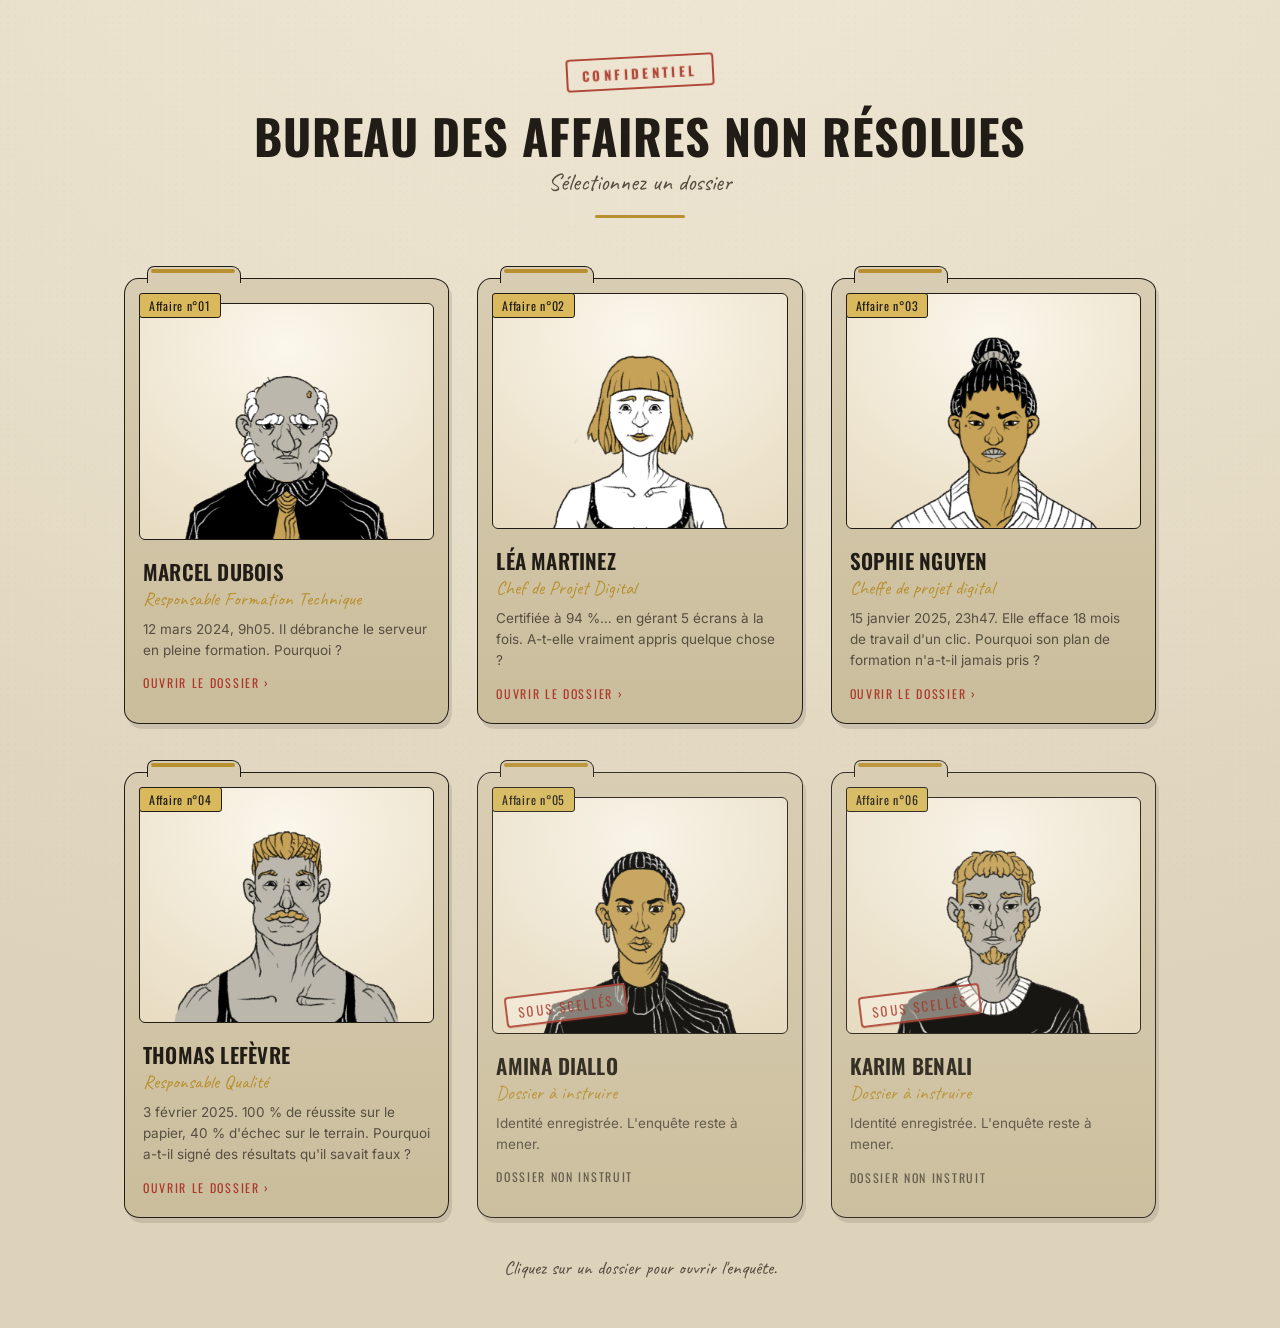
<file: missionpersona/index.html>
<!DOCTYPE html>
<html lang="fr">
<head>
  <meta charset="UTF-8" />
  <meta name="viewport" content="width=device-width, initial-scale=1.0" />
  <base href="/missionpersona/" />
  <title>Bureau des Affaires Non Résolues</title>
  <link rel="preconnect" href="https://fonts.googleapis.com" />
  <link rel="preconnect" href="https://fonts.gstatic.com" crossorigin />
  <link href="https://fonts.googleapis.com/css2?family=Oswald:wght@400;500;600;700&family=Inter:wght@400;500;600;700&family=Caveat:wght@500;600;700&display=swap" rel="stylesheet" />
  <link rel="stylesheet" href="style.css" />
</head>
<body>

  <!-- ÉCRAN D'ACCUEIL : tableau des dossiers -->
  <section id="ecran-accueil" class="ecran active">
    <div class="accueil-wrap">
      <header class="accueil-entete">
        <span class="tampon">Confidentiel</span>
        <h1 id="titre-bureau"></h1>
        <p id="soustitre-bureau" class="bureau-soustitre"></p>
        <div class="filet"></div>
      </header>
      <div id="grille-dossiers" class="grille-dossiers"></div>
      <p class="accueil-pied">Cliquez sur un dossier pour ouvrir l'enquête.</p>
    </div>
  </section>

  <!-- ÉCRAN DE BRIEFING (présentation du dossier) -->
  <section id="ecran-briefing" class="ecran">
    <div class="lecture-wrap">
      <button id="btn-briefing-retour" class="btn-retour">‹ Retour aux dossiers</button>

      <div class="carte-enquete">
        <div class="brief-tete">
          <div class="brief-photo">
            <img id="brief-portrait" alt=""
                 onerror="this.onerror=null;this.src='portraits/inconnu.svg'">
          </div>
          <div>
            <span id="brief-affaire" class="badge-affaire"></span>
            <h2 id="brief-nom"></h2>
            <p id="brief-role" class="role-enquete"></p>
          </div>
        </div>

        <div class="brief-securite"><span class="point-rouge"></span><span id="brief-securite"></span></div>

        <div id="brief-identite" class="brief-identite"></div>

        <div class="brief-bloc">
          <span class="brief-bloc-titre">Incident référencé</span>
          <div id="brief-incident" class="brief-incident"></div>
        </div>

        <div class="brief-bloc">
          <span class="brief-bloc-titre">Votre mission</span>
          <p id="brief-mission" class="brief-mission"></p>
        </div>

        <button id="btn-commencer-enquete" class="btn btn-principal">Commencer l'enquête ›</button>
      </div>
    </div>
  </section>

  <!-- ÉCRAN D'ENQUÊTE (3 phases) -->
  <section id="ecran-lecture" class="ecran">
    <div class="lecture-wrap">
      <button id="btn-retour" class="btn-retour">‹ Retour aux dossiers</button>

      <div class="carte-enquete">

        <!-- En-tête commun : suspect + nom + n° d'affaire -->
        <div class="enquete-entete">
          <img id="avatar-enquete" class="avatar-enquete" alt=""
               onerror="this.onerror=null;this.src='portraits/inconnu.svg'">
          <span id="badge-affaire" class="badge-affaire"></span>
          <h2 id="nom-enquete"></h2>
        </div>

        <!-- N° de question + fil d'Ariane (progression) -->
        <div class="progression">
          <span id="etape-courante"></span>
          <div class="barre"><div id="barre-remplie" class="barre-remplie"></div></div>
        </div>

        <!-- Identimètre : les 5 axes d'enquête -->
        <div id="identimetre" class="identimetre"></div>

        <!-- PHASE 1 : SCÈNE + AUDIO -->
        <div id="phase-scene" class="phase">
          <div class="lecteur-bloc">
            <div class="slate">
              <span id="scene-lieu" class="scene-lieu"></span>
              <span class="scene-rec"><span class="rec-dot"></span>Pièce sonore</span>
            </div>

            <div class="lecteur">
              <button id="btn-play" class="btn-play" aria-label="Lecture / Pause">
                <span id="icone-play">▶</span>
              </button>
              <div class="lecteur-infos">
                <div class="onde" id="onde"></div>
                <div class="temps">
                  <span id="temps-actuel">0:00</span>
                  <span id="temps-total">0:00</span>
                </div>
              </div>
            </div>
          </div>
          <audio id="audio" preload="auto"></audio>

          <p class="scene-aide">Écoutez l'extrait ensemble, puis passez à la question.</p>

          <button id="btn-vers-question" class="btn btn-principal">Passer à la question ›</button>
        </div>

        <!-- PHASE 2 : QUESTION + CONSIGNE -->
        <div id="phase-question" class="phase">
          <p class="etiquette-question">Question pour vos apprenants</p>
          <p id="texte-question" class="texte-question"></p>
          <div id="bloc-consigne" class="consigne">
            <span class="consigne-titre">💡 Consigne</span>
            <p id="texte-consigne"></p>
          </div>
          <p class="discussion-note">Échangez en groupe, notez votre réponse, puis dévoilez l'analyse.</p>
          <button id="btn-reveler" class="btn btn-principal">Révéler l'analyse ›</button>
        </div>

        <!-- PHASE 3 : RÉVÉLATION -->
        <div id="phase-revelation" class="phase">
          <div class="revelation">
            <span class="revelation-tampon">📋 Analyse du dossier</span>
            <h3 id="revelation-titre" class="revelation-titre"></h3>
            <p id="revelation-texte" class="revelation-texte"></p>
            <div class="indice">
              <span class="indice-label">Indice collecté</span>
              <p id="revelation-indice"></p>
            </div>
          </div>
          <button id="btn-q-suivante" class="btn btn-principal">Question suivante ›</button>
        </div>

      </div>
    </div>
  </section>

  <!-- ÉCRAN DE RÉSOLUTION (final riche) -->
  <section id="ecran-resolution" class="ecran">
    <div class="lecture-wrap">
      <button id="btn-reso-retour" class="btn-retour">‹ Retour aux dossiers</button>

      <div class="carte-enquete">
        <div class="reso-tete">
          <span class="tampon tampon-classe">Affaire classée</span>
          <div class="reso-tete-id">
            <span id="reso-affaire" class="badge-affaire"></span>
            <h2 id="reso-nom"></h2>
          </div>
        </div>

        <div class="reso-section">
          <span class="brief-bloc-titre">🔍 Mobile du crime</span>
          <p id="reso-mobile-resume" class="reso-mobile-resume"></p>
          <p id="reso-mobile-texte" class="reso-texte"></p>
        </div>

        <div class="reso-section">
          <span class="brief-bloc-titre">⚖️ Circonstances atténuantes</span>
          <ol id="reso-circonstances" class="reso-circ"></ol>
        </div>

        <div class="reso-section">
          <span class="brief-bloc-titre">📌 Verdict pédagogique</span>
          <div id="reso-verdict" class="reso-verdict"></div>
        </div>

        <div class="reso-section reso-mission">
          <span class="brief-bloc-titre">🎯 Votre mission est accomplie</span>
          <p id="reso-mission-intro" class="reso-texte"></p>
          <p id="reso-mission-soustitre" class="reso-soustitre"></p>
          <ol id="reso-mission-etapes" class="reso-etapes"></ol>
        </div>

        <div class="reso-section reso-question">
          <span class="brief-bloc-titre">💭 Question finale pour votre équipe</span>
          <p id="reso-question" class="reso-question-txt"></p>
          <p id="reso-question-note" class="reso-note"></p>
        </div>

        <button id="btn-recommencer" class="btn btn-principal">Retour aux dossiers</button>
      </div>
    </div>
  </section>

  <!-- ÉCRAN DE FIN (générique, si pas de résolution) -->
  <section id="ecran-fin" class="ecran">
    <div class="lecture-wrap">
      <div class="carte-enquete centre">
        <span class="tampon tampon-classe">Affaire classée</span>
        <h2>Dossier refermé</h2>
        <p class="bureau-soustitre">Vous avez mené l'enquête jusqu'au bout.</p>
        <button id="btn-fin-retour" class="btn btn-secondaire">Retour aux dossiers</button>
      </div>
    </div>
  </section>

  <!-- ÉCRAN "DOSSIER EN PRÉPARATION" -->
  <section id="ecran-prepa" class="ecran">
    <div class="lecture-wrap">
      <div class="carte-enquete centre">
        <span class="tampon">Sous scellés</span>
        <h2 id="prepa-nom"></h2>
        <p class="bureau-soustitre">Ce dossier n'a pas encore été instruit.</p>
        <button id="btn-prepa-retour" class="btn btn-secondaire">Retour aux dossiers</button>
      </div>
    </div>
  </section>

  <script src="histoire.js"></script>
  <script src="app.js"></script>
</body>
</html>
</file>
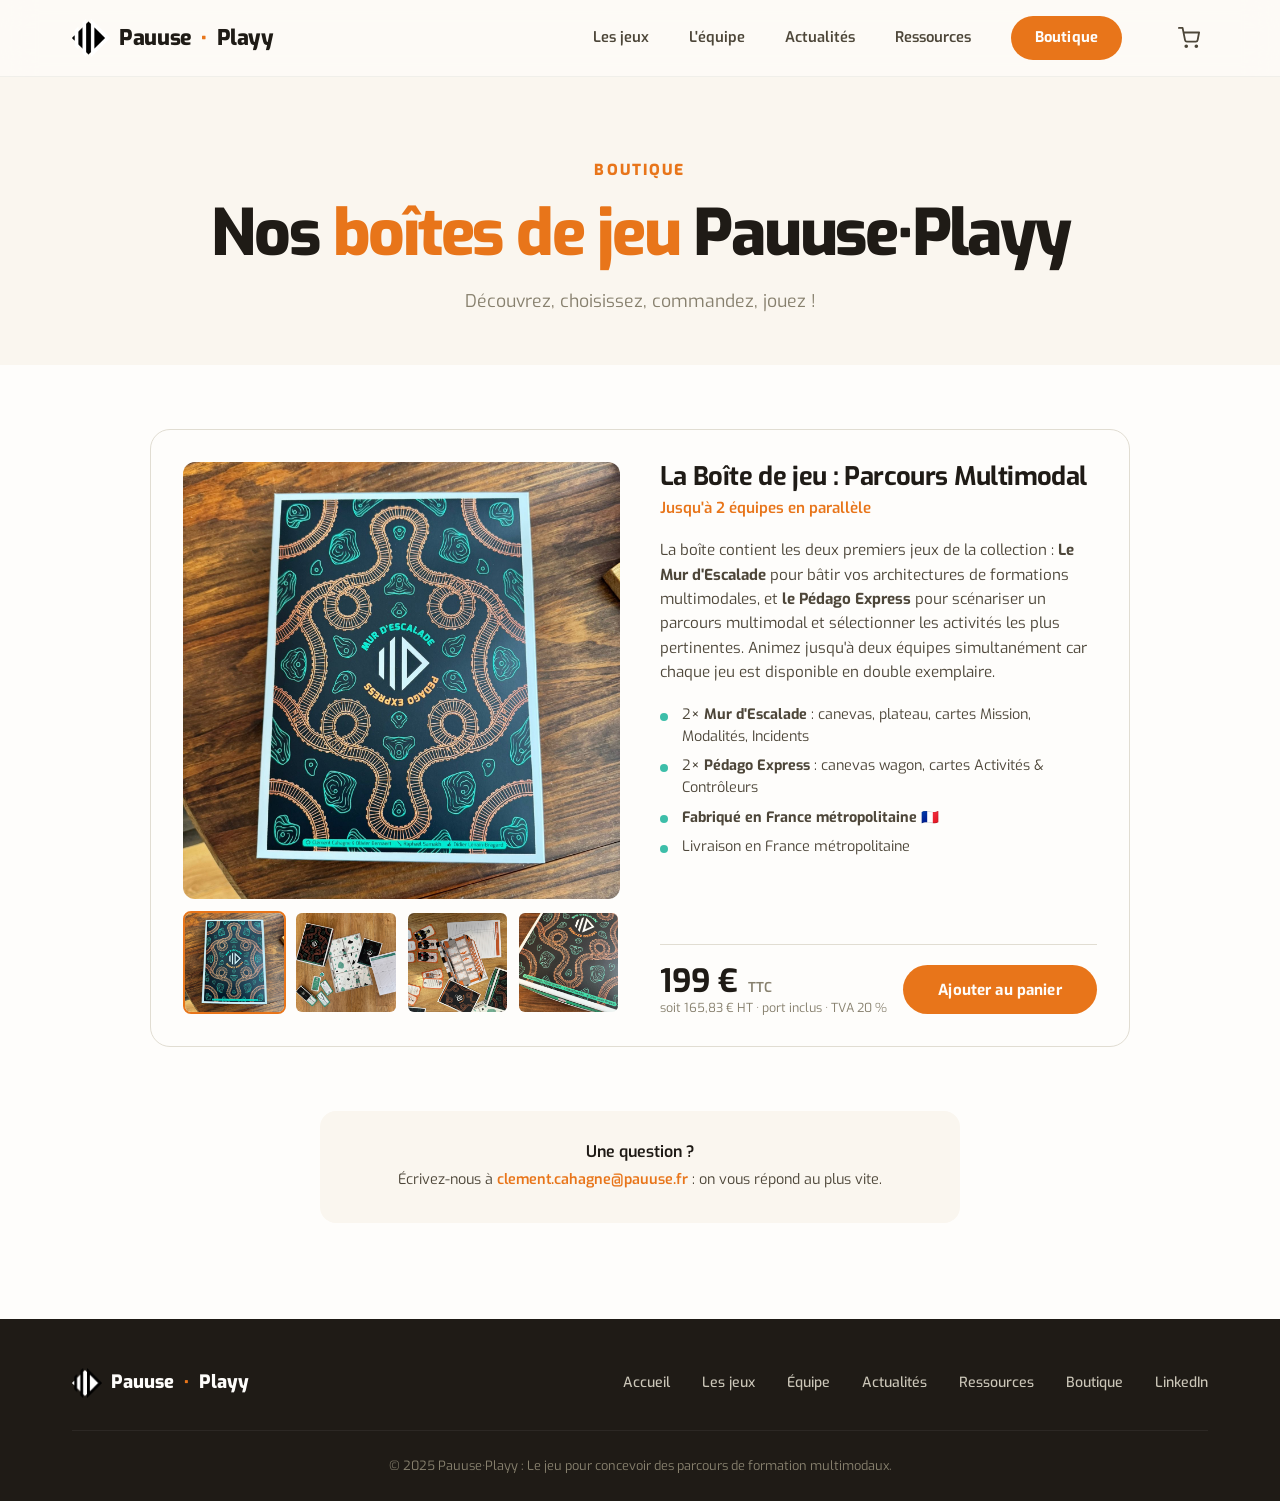
<file: boutique.html>
<!DOCTYPE html>
<html lang="fr">
<head>
  <meta charset="UTF-8">
  <meta name="viewport" content="width=device-width, initial-scale=1.0">
  <title>Boutique : Pauuse&middot;Playy</title>
  <meta name="description" content="Procurez-vous la boîte de jeu Mur d'Escalade + Pédago Express.">
  <link rel="preconnect" href="https://fonts.googleapis.com">
  <link rel="preconnect" href="https://fonts.gstatic.com" crossorigin>
  <link href="https://fonts.googleapis.com/css2?family=Exo:wght@300;400;500;600;700;800&display=swap" rel="stylesheet">
  <link rel="icon" href="images/logo.png" type="image/png">
  <link rel="stylesheet" href="styles.css">
</head>
<body>

  <a href="#main-content" class="skip-link">Aller au contenu principal</a>

  <!-- NAV -->
  <nav class="navbar">
    <div class="container">
      <a href="/" class="nav-logo">
        <img src="images/logo.png" alt="Pauuse Playy">
        Pauuse<span class="dot">&middot;</span>Playy
      </a>
      <button class="nav-toggle" aria-label="Menu" aria-expanded="false">
        <span></span><span></span><span></span>
      </button>
      <div class="nav-links">
        <a href="/mini-jeux">Les jeux</a>
        <a href="/equipe">L'équipe</a>
        <a href="/actualites">Actualités</a>
        <a href="/ressources">Ressources</a>
        <a href="/boutique" class="nav-cta active">Boutique</a>
        <a href="/panier" class="nav-cart" aria-label="Panier">
          <svg width="22" height="22" viewBox="0 0 24 24" fill="none" stroke="currentColor" stroke-width="2" stroke-linecap="round" stroke-linejoin="round"><circle cx="9" cy="21" r="1"/><circle cx="20" cy="21" r="1"/><path d="M1 1h4l2.68 13.39a2 2 0 0 0 2 1.61h9.72a2 2 0 0 0 2-1.61L23 6H6"/></svg>
          <span class="nav-cart-badge">0</span>
        </a>
      </div>
    </div>
  </nav>

  <!-- HERO -->
  <section class="team-hero" id="main-content">
    <div class="container fade-in">
      <span class="section-label">Boutique</span>
      <h1>Nos <span class="accent-orange">boîtes de jeu</span> Pauuse&middot;Playy</h1>
      <p>Découvrez, choisissez, commandez, jouez&nbsp;!</p>
    </div>
  </section>

  <!-- PRODUCTS -->
  <section class="shop-section">
    <div class="container">
      <div class="shop-grid">

        <!-- PRODUCT 1 : PACK PHYSIQUE -->
        <article class="product-card fade-in">
          <div class="product-gallery">
            <div class="product-image-main">
              <img src="images/pack_mur_pedagoexpress/pack1.JPG" alt="Boîte Mur d'Escalade & Pédago Express" id="product1-main" loading="lazy">
            </div>
            <div class="product-thumbs" data-target="product1-main">
              <button class="product-thumb active"><img src="images/pack_mur_pedagoexpress/pack1.JPG" alt="" loading="lazy"></button>
              <button class="product-thumb"><img src="images/pack_mur_pedagoexpress/pack2.JPG" alt="" loading="lazy"></button>
              <button class="product-thumb"><img src="images/pack_mur_pedagoexpress/pack3.JPG" alt="" loading="lazy"></button>
              <button class="product-thumb"><img src="images/pack_mur_pedagoexpress/pack4.JPG" alt="" loading="lazy"></button>
            </div>
          </div>
          <div class="product-info">
            <h2>La Boîte de jeu : Parcours Multimodal</h2>
            <p class="product-tagline">Jusqu'à 2 équipes en parallèle</p>
            <p class="product-description">La boîte contient les deux premiers jeux de la collection : <strong>Le Mur d'Escalade</strong> pour bâtir vos architectures de formations multimodales, et <strong>le Pédago Express</strong> pour scénariser un parcours multimodal et sélectionner les activités les plus pertinentes. Animez jusqu'à deux équipes simultanément car chaque jeu est disponible en double exemplaire.</p>
            <ul class="product-features">
              <li>2&times; <strong>Mur d'Escalade</strong> : canevas, plateau, cartes Mission, Modalités, Incidents</li>
              <li>2&times; <strong>Pédago Express</strong> : canevas wagon, cartes Activités &amp; Contrôleurs</li>
              <li><strong>Fabriqué en France métropolitaine</strong> 🇫🇷</li>
              <li>Livraison en France métropolitaine</li>
            </ul>
            <div class="product-footer">
              <div class="product-price">
                <span class="price-amount">199 &euro; <small>TTC</small></span>
                <span class="price-tax">soit 165,83 &euro; HT &middot; port inclus &middot; TVA 20&nbsp;%</span>
              </div>
              <button type="button" class="btn btn-primary" data-add-to-cart="pack-parcours-multimodal">Ajouter au panier</button>
            </div>
          </div>
        </article>

      </div>

      <!-- INFO BANDEAU -->
      <div class="shop-info shop-info--single fade-in">
        <div class="shop-info-item">
          <h4>Une question ?</h4>
          <p>Écrivez-nous à <a href="mailto:clement.cahagne@pauuse.fr">clement.cahagne@pauuse.fr</a> : on vous répond au plus vite.</p>
        </div>
      </div>
    </div>
  </section>

  <!-- FOOTER -->
  <footer>
    <div class="container">
      <div class="footer-content">
        <div class="footer-logo">
          <img src="images/logo.png" alt="Pauuse Playy">
          Pauuse<span class="dot">&middot;</span>Playy
        </div>
        <div class="footer-links">
          <a href="/">Accueil</a>
          <a href="/mini-jeux">Les jeux</a>
          <a href="/equipe">Équipe</a>
          <a href="/actualites">Actualités</a>
          <a href="/ressources">Ressources</a>
          <a href="/boutique">Boutique</a>
          <a href="https://www.linkedin.com/company/109237583" target="_blank" rel="noopener">LinkedIn</a>
        </div>
      </div>
      <div class="footer-bottom">
        &copy; 2025 Pauuse&middot;Playy : Le jeu pour concevoir des parcours de formation multimodaux.
      </div>
    </div>
  </footer>

  <!-- MODAL : ajout au panier + comment ça marche -->
  <div class="modal-overlay" id="addToCartModal" role="dialog" aria-modal="true" aria-labelledby="addCartTitle">
    <div class="modal-box modal-box--shop">
      <button class="modal-close" id="addCartClose" aria-label="Fermer">&times;</button>
      <div class="add-cart-confirm">
        <div class="add-cart-icon">
          <svg width="40" height="40" viewBox="0 0 24 24" fill="none" stroke="currentColor" stroke-width="2.5" stroke-linecap="round" stroke-linejoin="round"><polyline points="20 6 9 17 4 12"/></svg>
        </div>
        <h2 id="addCartTitle">Produit ajouté au panier</h2>
        <p>Voici comment se déroulera la suite de votre commande&nbsp;:</p>
      </div>

      <ol class="add-cart-steps">
        <li>
          <strong>Vous remplissez votre panier</strong>
          <span>Ajoutez les produits qui vous intéressent.</span>
        </li>
        <li>
          <strong>Vous nous envoyez votre demande</strong>
          <span>Renseignez vos coordonnées et celles de votre entreprise.</span>
        </li>
        <li>
          <strong>Nous vous transmettons une facture</strong>
          <span>Avec un lien de paiement sécurisé par carte bancaire.</span>
        </li>
        <li>
          <strong>Nous expédions votre commande</strong>
          <span>Dès réception du paiement, votre colis part avec soin.</span>
        </li>
      </ol>

      <div class="add-cart-actions">
        <button type="button" class="btn btn-outline" id="addCartContinue">Continuer mes achats</button>
        <a href="/panier" class="btn btn-primary">Voir mon panier</a>
      </div>
    </div>
  </div>

  <script src="script.js"></script>
  <script src="shop.js"></script>
  <script>
    // Product gallery thumbnail switcher
    document.querySelectorAll('.product-thumbs').forEach(thumbs => {
      const targetId = thumbs.dataset.target;
      const main = document.getElementById(targetId);
      thumbs.querySelectorAll('.product-thumb').forEach(thumb => {
        thumb.addEventListener('click', () => {
          thumbs.querySelectorAll('.product-thumb').forEach(t => t.classList.remove('active'));
          thumb.classList.add('active');
          main.src = thumb.querySelector('img').src;
        });
      });
    });

    // Add to cart + modal
    const modal = document.getElementById('addToCartModal');
    const closeModal = () => modal.classList.remove('open');

    document.querySelectorAll('[data-add-to-cart]').forEach(btn => {
      btn.addEventListener('click', () => {
        PauuseShop.addToCart(btn.dataset.addToCart);
        modal.classList.add('open');
      });
    });

    document.getElementById('addCartClose').addEventListener('click', closeModal);
    document.getElementById('addCartContinue').addEventListener('click', closeModal);
    modal.addEventListener('click', e => {
      if (e.target === modal) closeModal();
    });
    document.addEventListener('keydown', e => {
      if (e.key === 'Escape') closeModal();
    });
  </script>
</body>
</html>
</file>
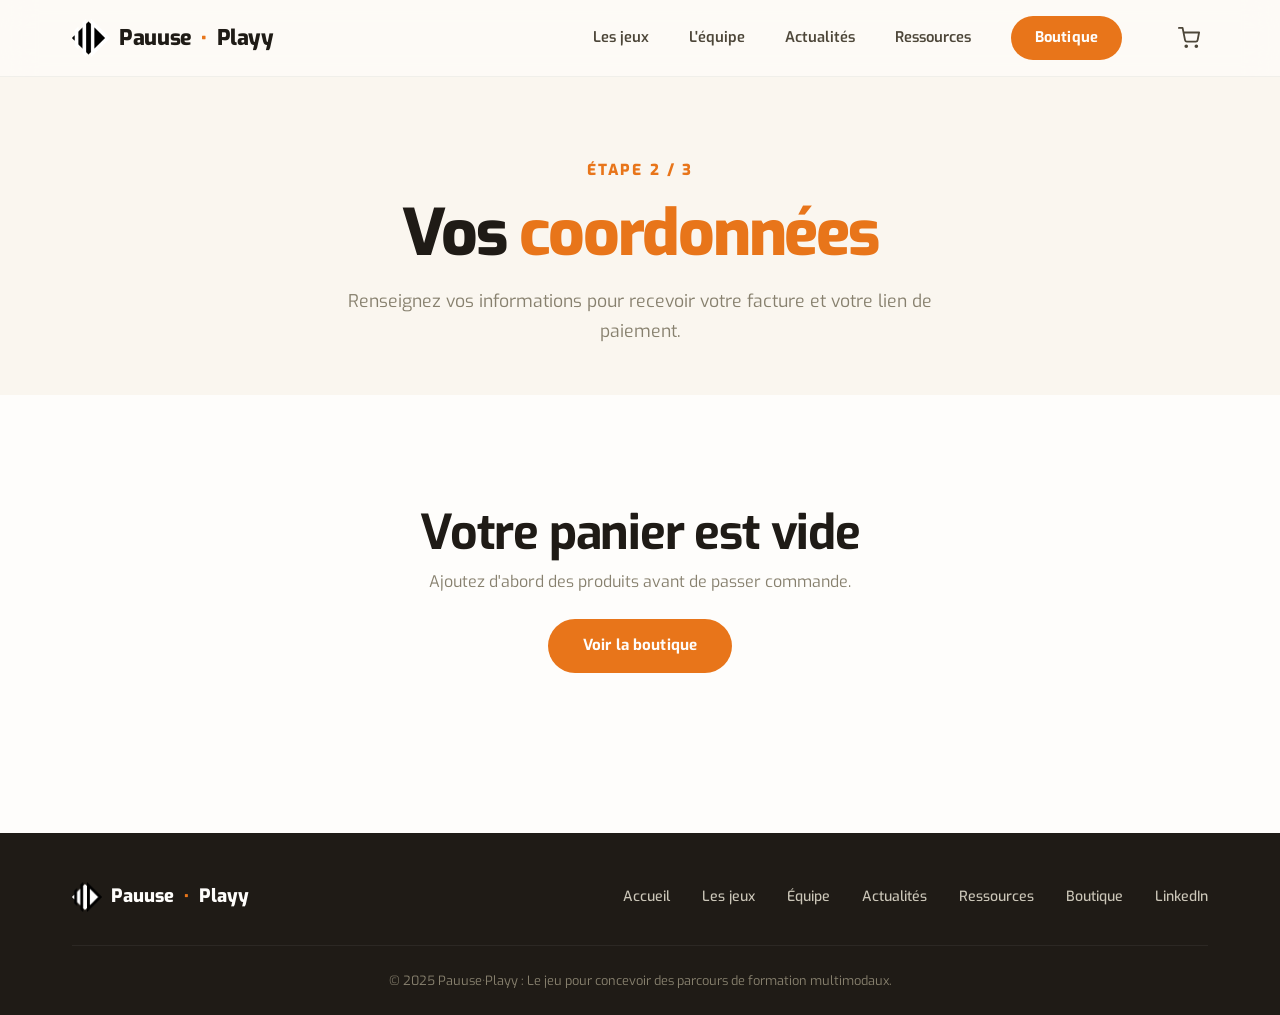
<file: commande.html>
<!DOCTYPE html>
<html lang="fr">
<head>
  <meta charset="UTF-8">
  <meta name="viewport" content="width=device-width, initial-scale=1.0">
  <title>Mes coordonnées : Pauuse&middot;Playy</title>
  <meta name="description" content="Finalisez votre demande d'achat.">
  <link rel="preconnect" href="https://fonts.googleapis.com">
  <link rel="preconnect" href="https://fonts.gstatic.com" crossorigin>
  <link href="https://fonts.googleapis.com/css2?family=Exo:wght@300;400;500;600;700;800&display=swap" rel="stylesheet">
  <link rel="icon" href="images/logo.png" type="image/png">
  <link rel="stylesheet" href="styles.css">
</head>
<body>

  <a href="#main-content" class="skip-link">Aller au contenu principal</a>

  <!-- NAV -->
  <nav class="navbar">
    <div class="container">
      <a href="/" class="nav-logo">
        <img src="images/logo.png" alt="Pauuse Playy">
        Pauuse<span class="dot">&middot;</span>Playy
      </a>
      <button class="nav-toggle" aria-label="Menu" aria-expanded="false">
        <span></span><span></span><span></span>
      </button>
      <div class="nav-links">
        <a href="/mini-jeux">Les jeux</a>
        <a href="/equipe">L'équipe</a>
        <a href="/actualites">Actualités</a>
        <a href="/ressources">Ressources</a>
        <a href="/boutique" class="nav-cta">Boutique</a>
        <a href="/panier" class="nav-cart" aria-label="Panier">
          <svg width="22" height="22" viewBox="0 0 24 24" fill="none" stroke="currentColor" stroke-width="2" stroke-linecap="round" stroke-linejoin="round"><circle cx="9" cy="21" r="1"/><circle cx="20" cy="21" r="1"/><path d="M1 1h4l2.68 13.39a2 2 0 0 0 2 1.61h9.72a2 2 0 0 0 2-1.61L23 6H6"/></svg>
          <span class="nav-cart-badge">0</span>
        </a>
      </div>
    </div>
  </nav>

  <!-- HERO -->
  <section class="team-hero" id="main-content">
    <div class="container fade-in">
      <span class="section-label">Étape 2 / 3</span>
      <h1>Vos <span class="accent-orange">coordonnées</span></h1>
      <p>Renseignez vos informations pour recevoir votre facture et votre lien de paiement.</p>
    </div>
  </section>

  <!-- FORM -->
  <section class="checkout-section">
    <div class="container">
      <div id="checkout-content"></div>
    </div>
  </section>

  <!-- FOOTER -->
  <footer>
    <div class="container">
      <div class="footer-content">
        <div class="footer-logo">
          <img src="images/logo.png" alt="Pauuse Playy">
          Pauuse<span class="dot">&middot;</span>Playy
        </div>
        <div class="footer-links">
          <a href="/">Accueil</a>
          <a href="/mini-jeux">Les jeux</a>
          <a href="/equipe">Équipe</a>
          <a href="/actualites">Actualités</a>
          <a href="/ressources">Ressources</a>
          <a href="/boutique">Boutique</a>
          <a href="https://www.linkedin.com/company/109237583" target="_blank" rel="noopener">LinkedIn</a>
        </div>
      </div>
      <div class="footer-bottom">
        &copy; 2025 Pauuse&middot;Playy : Le jeu pour concevoir des parcours de formation multimodaux.
      </div>
    </div>
  </footer>

  <script src="script.js"></script>
  <script src="shop.js"></script>
  <script>
    function renderCheckout() {
      const cart = PauuseShop.getCart();
      const ids = Object.keys(cart);
      const container = document.getElementById('checkout-content');

      if (ids.length === 0) {
        container.innerHTML = `
          <div class="cart-empty">
            <h2>Votre panier est vide</h2>
            <p>Ajoutez d'abord des produits avant de passer commande.</p>
            <a href="/boutique" class="btn btn-primary">Voir la boutique</a>
          </div>
        `;
        return;
      }

      const totals = PauuseShop.getCartTotal();
      const promo = PauuseShop.getPromoCode();
      let itemsRecap = '';
      let itemsHidden = '';
      ids.forEach(id => {
        const p = PauuseShop.PRODUCTS[id];
        if (!p) return;
        const qty = cart[id];
        itemsRecap += `
          <div class="checkout-recap-item">
            <span>${qty}&times; ${p.name}</span>
            <span>${PauuseShop.formatPrice(p.price * qty)}</span>
          </div>
        `;
        itemsHidden += `${qty}× ${p.name} : ${PauuseShop.formatPrice(p.price * qty)} TTC\n`;
      });

      container.innerHTML = `
        <div class="checkout-layout">
          <form class="checkout-form" novalidate>
            <input type="hidden" name="_recap" value="${itemsHidden.replace(/"/g, '&quot;')}${totals.promo ? `\nSous-total TTC : ${PauuseShop.formatPrice(totals.baseTtc)}\nRéduction (${totals.promo.code}) : -${PauuseShop.formatPrice(totals.discountTtc)}` : ''}\nTotal TTC : ${PauuseShop.formatPrice(totals.ttc)} (dont ${PauuseShop.formatPrice(totals.tva)} de TVA)">
            ${totals.promo ? `<input type="hidden" name="_promo" value="${totals.promo.code} (${totals.promo.label})">` : ''}

            <fieldset class="checkout-fieldset">
              <legend>Vos coordonnées</legend>
              <div class="form-row">
                <div class="form-field">
                  <label for="prenom">Prénom *</label>
                  <input type="text" id="prenom" name="Prénom" required>
                </div>
                <div class="form-field">
                  <label for="nom">Nom *</label>
                  <input type="text" id="nom" name="Nom" required>
                </div>
              </div>
              <div class="form-row">
                <div class="form-field">
                  <label for="email">Email *</label>
                  <input type="email" id="email" name="Email" required>
                </div>
                <div class="form-field">
                  <label for="telephone">Téléphone</label>
                  <input type="tel" id="telephone" name="Téléphone">
                </div>
              </div>
            </fieldset>

            <fieldset class="checkout-fieldset">
              <legend>Votre entreprise</legend>
              <div class="form-row">
                <div class="form-field">
                  <label for="raison-sociale">Raison sociale *</label>
                  <input type="text" id="raison-sociale" name="Raison sociale" required>
                </div>
                <div class="form-field">
                  <label for="siret">SIRET</label>
                  <input type="text" id="siret" name="SIRET">
                </div>
              </div>
              <div class="form-field">
                <label for="tva">N° TVA intracommunautaire</label>
                <input type="text" id="tva" name="N° TVA">
              </div>
            </fieldset>

            <fieldset class="checkout-fieldset">
              <legend>Adresse de livraison</legend>
              <div class="form-field">
                <label for="adresse">Adresse *</label>
                <input type="text" id="adresse" name="Adresse" required>
              </div>
              <div class="form-row">
                <div class="form-field">
                  <label for="cp">Code postal *</label>
                  <input type="text" id="cp" name="Code postal" required>
                </div>
                <div class="form-field form-field--wide">
                  <label for="ville">Ville *</label>
                  <input type="text" id="ville" name="Ville" required>
                </div>
              </div>
              <div class="form-field">
                <label for="pays">Pays *</label>
                <input type="text" id="pays" name="Pays" value="France" required>
              </div>
            </fieldset>

            <fieldset class="checkout-fieldset">
              <legend>Message complémentaire (facultatif)</legend>
              <div class="form-field">
                <label for="message">Une précision, une question ?</label>
                <textarea id="message" name="Message" rows="4"></textarea>
              </div>
            </fieldset>

            <div class="checkout-submit">
              <p class="checkout-disclaimer">En validant, votre demande nous est envoyée directement. Nous reviendrons vers vous rapidement avec une facture et un lien de paiement sécurisé par carte bancaire. Aucun débit ne sera effectué à ce stade.</p>
              <button type="submit" class="btn btn-primary btn-block" id="checkout-submit-btn">Envoyer ma demande d'achat</button>
              <div id="checkout-error" class="checkout-fallback" hidden>
                <p><strong>L'envoi automatique a échoué.</strong> Vous pouvez nous envoyer votre demande par email en un clic, tout est prêt.</p>
                <a href="#" class="btn btn-primary btn-block" id="checkout-mailto-btn">Envoyer par email</a>
                <button type="button" class="btn btn-outline btn-block" id="checkout-retry-btn">Réessayer l'envoi automatique</button>
              </div>
              <a href="/panier" class="cart-continue">&larr; Retour au panier</a>
            </div>
          </form>

          <aside class="cart-summary checkout-summary">
            <h3>Récapitulatif</h3>
            ${itemsRecap}
            <div class="cart-summary-divider"></div>
            ${totals.promo ? `
            <div class="cart-summary-line cart-summary-strike">
              <span>Sous-total TTC</span>
              <span>${PauuseShop.formatPrice(totals.baseTtc)}</span>
            </div>
            <div class="cart-summary-line cart-summary-discount">
              <span>Code <strong>${totals.promo.code}</strong> (${totals.promo.label})</span>
              <span>− ${PauuseShop.formatPrice(totals.discountTtc)}</span>
            </div>` : ''}
            <div class="cart-summary-line">
              <span>Sous-total HT</span>
              <span>${PauuseShop.formatPrice(totals.ht)}</span>
            </div>
            <div class="cart-summary-line">
              <span>TVA (20 %)</span>
              <span>${PauuseShop.formatPrice(totals.tva)}</span>
            </div>
            <div class="cart-summary-line cart-summary-total">
              <span>Total TTC</span>
              <span>${PauuseShop.formatPrice(totals.ttc)}</span>
            </div>
            <p class="cart-summary-note">Port inclus en France métropolitaine</p>
          </aside>
        </div>
      `;

      // ----- Webhook (Google Apps Script) with mailto fallback -----
      const WEBHOOK_URL = 'https://script.google.com/a/macros/pauuse.fr/s/AKfycbwyhOxMNugdPErbr_aahzxop-Ufpjb6M6bWvssxAnygSP72xnJ3VQBIi4dJkBAl70UePQ/exec';

      const form = container.querySelector('form');
      if (!form) return;
      const submitBtn = container.querySelector('#checkout-submit-btn');
      const errorBlock = container.querySelector('#checkout-error');
      const mailtoBtn = container.querySelector('#checkout-mailto-btn');
      const retryBtn = container.querySelector('#checkout-retry-btn');

      const buildEmailBody = () => {
        const data = new FormData(form);
        const fields = {};
        for (const [k, v] of data.entries()) fields[k] = v;
        const NL = String.fromCharCode(10);

        // ----- Email à Clément (interne) -----
        const internal = [];
        internal.push('Bonjour,');
        internal.push('');
        internal.push("Voici une nouvelle demande d'achat depuis le site Pauuse·Playy.");
        internal.push('');
        internal.push('--- COMMANDE ---');
        internal.push(fields._recap || '');
        if (fields._promo) {
          internal.push('');
          internal.push('Code promo : ' + fields._promo);
        }
        internal.push('');
        internal.push('--- CONTACT ---');
        internal.push('Prénom : ' + (fields['Prénom'] || ''));
        internal.push('Nom : ' + (fields['Nom'] || ''));
        internal.push('Email : ' + (fields['Email'] || ''));
        if (fields['Téléphone']) internal.push('Téléphone : ' + fields['Téléphone']);
        internal.push('');
        internal.push('--- ENTREPRISE ---');
        internal.push('Raison sociale : ' + (fields['Raison sociale'] || ''));
        if (fields['SIRET']) internal.push('SIRET : ' + fields['SIRET']);
        if (fields['N° TVA']) internal.push('N° TVA intracommunautaire : ' + fields['N° TVA']);
        internal.push('');
        internal.push('--- LIVRAISON ---');
        internal.push('Adresse : ' + (fields['Adresse'] || ''));
        internal.push('Code postal : ' + (fields['Code postal'] || ''));
        internal.push('Ville : ' + (fields['Ville'] || ''));
        internal.push('Pays : ' + (fields['Pays'] || ''));
        if (fields['Message']) {
          internal.push('');
          internal.push('--- MESSAGE ---');
          internal.push(fields['Message']);
        }

        // ----- Email de confirmation à l'acheteur -----
        const customer = [];
        customer.push('Bonjour ' + (fields['Prénom'] || '') + ',');
        customer.push('');
        customer.push("Merci pour votre demande d'achat Pauuse·Playy ! Nous avons bien reçu votre commande et nous revenons vers vous au plus vite avec une facture et un lien de paiement sécurisé par carte bancaire.");
        customer.push('');
        customer.push('--- RÉCAPITULATIF DE VOTRE COMMANDE ---');
        customer.push(fields._recap || '');
        if (fields._promo) {
          customer.push('');
          customer.push('Code promo appliqué : ' + fields._promo);
        }
        customer.push('');
        customer.push('--- LIVRAISON ---');
        customer.push((fields['Prénom'] || '') + ' ' + (fields['Nom'] || ''));
        if (fields['Raison sociale']) customer.push(fields['Raison sociale']);
        customer.push(fields['Adresse'] || '');
        customer.push((fields['Code postal'] || '') + ' ' + (fields['Ville'] || ''));
        customer.push(fields['Pays'] || '');
        customer.push('');
        customer.push("Aucun débit n'a été effectué à ce stade. Le paiement se fera uniquement lorsque vous validerez le lien de paiement que nous vous enverrons.");
        customer.push('');
        customer.push("Pour toute question, vous pouvez répondre à cet email ou nous écrire à clement.cahagne@pauuse.fr.");
        customer.push('');
        customer.push('À très vite,');
        customer.push('Clément & Olivier');
        customer.push('Pauuse·Playy');

        return {
          subject: "Demande d'achat Pauuse·Playy : " + (fields['Prénom'] || '') + ' ' + (fields['Nom'] || ''),
          body: internal.join(NL),
          replyTo: fields['Email'] || '',
          customerEmail: fields['Email'] || '',
          customerSubject: "Votre demande Pauuse·Playy a bien été reçue",
          customerBody: customer.join(NL)
        };
      };

      const buildMailto = () => {
        const email = buildEmailBody();
        return 'mailto:clement.cahagne@pauuse.fr?subject=' + encodeURIComponent(email.subject) + '&body=' + encodeURIComponent(email.body);
      };

      const showError = () => {
        errorBlock.hidden = false;
        submitBtn.hidden = true;
        mailtoBtn.href = buildMailto();
      };

      const hideError = () => {
        errorBlock.hidden = true;
        submitBtn.hidden = false;
        submitBtn.disabled = false;
        submitBtn.textContent = "Envoyer ma demande d'achat";
      };

      retryBtn.addEventListener('click', hideError);

      form.addEventListener('submit', async (e) => {
        e.preventDefault();
        const required = form.querySelectorAll('[required]');
        for (const field of required) {
          if (!field.value.trim()) {
            field.reportValidity();
            field.focus();
            return;
          }
        }

        submitBtn.disabled = true;
        submitBtn.textContent = 'Envoi en cours…';

        const payload = buildEmailBody();
        const controller = new AbortController();
        const timeoutId = setTimeout(() => controller.abort(), 15000);

        try {
          const res = await fetch(WEBHOOK_URL, {
            method: 'POST',
            headers: { 'Content-Type': 'text/plain;charset=utf-8' },
            body: JSON.stringify(payload),
            signal: controller.signal,
            redirect: 'follow'
          });
          clearTimeout(timeoutId);
          if (!res.ok) throw new Error('Webhook HTTP ' + res.status);
          const result = await res.json();
          if (!result.ok) throw new Error('Webhook returned ok=false');
          window.location.href = '/confirmation';
        } catch (err) {
          clearTimeout(timeoutId);
          console.warn('Webhook submission failed:', err);
          showError();
        }
      });
    }

    document.addEventListener('DOMContentLoaded', renderCheckout);
  </script>
</body>
</html>
</file>
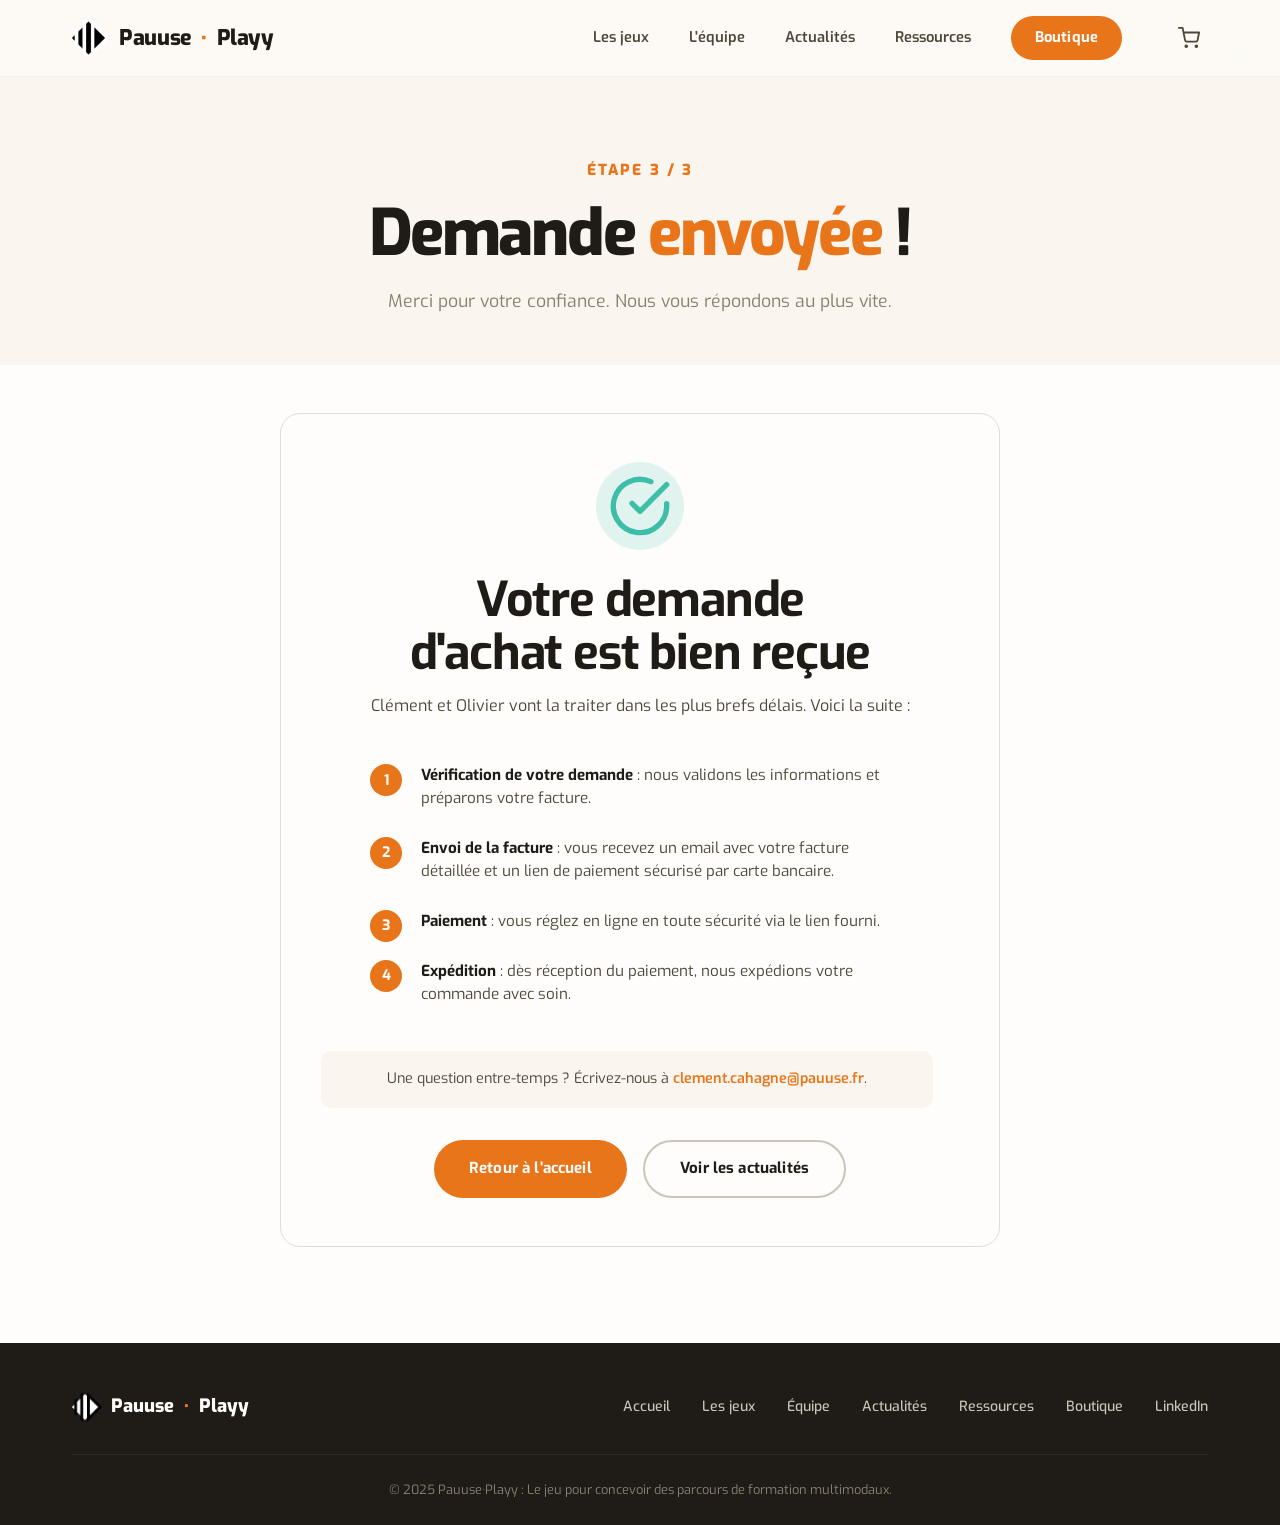
<file: confirmation.html>
<!DOCTYPE html>
<html lang="fr">
<head>
  <meta charset="UTF-8">
  <meta name="viewport" content="width=device-width, initial-scale=1.0">
  <title>Demande envoyée : Pauuse&middot;Playy</title>
  <meta name="description" content="Votre demande d'achat a bien été envoyée.">
  <link rel="preconnect" href="https://fonts.googleapis.com">
  <link rel="preconnect" href="https://fonts.gstatic.com" crossorigin>
  <link href="https://fonts.googleapis.com/css2?family=Exo:wght@300;400;500;600;700;800&display=swap" rel="stylesheet">
  <link rel="icon" href="images/logo.png" type="image/png">
  <link rel="stylesheet" href="styles.css">
</head>
<body>

  <a href="#main-content" class="skip-link">Aller au contenu principal</a>

  <!-- NAV -->
  <nav class="navbar">
    <div class="container">
      <a href="/" class="nav-logo">
        <img src="images/logo.png" alt="Pauuse Playy">
        Pauuse<span class="dot">&middot;</span>Playy
      </a>
      <button class="nav-toggle" aria-label="Menu" aria-expanded="false">
        <span></span><span></span><span></span>
      </button>
      <div class="nav-links">
        <a href="/mini-jeux">Les jeux</a>
        <a href="/equipe">L'équipe</a>
        <a href="/actualites">Actualités</a>
        <a href="/ressources">Ressources</a>
        <a href="/boutique" class="nav-cta">Boutique</a>
        <a href="/panier" class="nav-cart" aria-label="Panier">
          <svg width="22" height="22" viewBox="0 0 24 24" fill="none" stroke="currentColor" stroke-width="2" stroke-linecap="round" stroke-linejoin="round"><circle cx="9" cy="21" r="1"/><circle cx="20" cy="21" r="1"/><path d="M1 1h4l2.68 13.39a2 2 0 0 0 2 1.61h9.72a2 2 0 0 0 2-1.61L23 6H6"/></svg>
          <span class="nav-cart-badge">0</span>
        </a>
      </div>
    </div>
  </nav>

  <!-- HERO -->
  <section class="team-hero" id="main-content">
    <div class="container fade-in">
      <span class="section-label">Étape 3 / 3</span>
      <h1>Demande <span class="accent-orange">envoyée</span> !</h1>
      <p>Merci pour votre confiance. Nous vous répondons au plus vite.</p>
    </div>
  </section>

  <!-- CONFIRMATION -->
  <section class="confirmation-section">
    <div class="container">
      <div class="confirmation-card fade-in">
        <div class="confirmation-icon">
          <svg width="64" height="64" viewBox="0 0 24 24" fill="none" stroke="currentColor" stroke-width="2" stroke-linecap="round" stroke-linejoin="round"><path d="M22 11.08V12a10 10 0 1 1-5.93-9.14"/><polyline points="22 4 12 14.01 9 11.01"/></svg>
        </div>
        <h2>Votre demande d'achat est bien reçue</h2>
        <p>Clément et Olivier vont la traiter dans les plus brefs délais. Voici la suite :</p>

        <ol class="confirmation-steps">
          <li><strong>Vérification de votre demande</strong> : nous validons les informations et préparons votre facture.</li>
          <li><strong>Envoi de la facture</strong> : vous recevez un email avec votre facture détaillée et un lien de paiement sécurisé par carte bancaire.</li>
          <li><strong>Paiement</strong> : vous réglez en ligne en toute sécurité via le lien fourni.</li>
          <li><strong>Expédition</strong> : dès réception du paiement, nous expédions votre commande avec soin.</li>
        </ol>

        <p class="confirmation-note">Une question entre-temps&nbsp;? Écrivez-nous à <a href="mailto:clement.cahagne@pauuse.fr">clement.cahagne@pauuse.fr</a>.</p>

        <div class="confirmation-actions">
          <a href="/" class="btn btn-primary">Retour à l'accueil</a>
          <a href="/actualites" class="btn btn-outline">Voir les actualités</a>
        </div>
      </div>
    </div>
  </section>

  <!-- FOOTER -->
  <footer>
    <div class="container">
      <div class="footer-content">
        <div class="footer-logo">
          <img src="images/logo.png" alt="Pauuse Playy">
          Pauuse<span class="dot">&middot;</span>Playy
        </div>
        <div class="footer-links">
          <a href="/">Accueil</a>
          <a href="/mini-jeux">Les jeux</a>
          <a href="/equipe">Équipe</a>
          <a href="/actualites">Actualités</a>
          <a href="/ressources">Ressources</a>
          <a href="/boutique">Boutique</a>
          <a href="https://www.linkedin.com/company/109237583" target="_blank" rel="noopener">LinkedIn</a>
        </div>
      </div>
      <div class="footer-bottom">
        &copy; 2025 Pauuse&middot;Playy : Le jeu pour concevoir des parcours de formation multimodaux.
      </div>
    </div>
  </footer>

  <script src="script.js"></script>
  <script src="shop.js"></script>
  <script>
    // Vider le panier après commande réussie
    document.addEventListener('DOMContentLoaded', () => {
      PauuseShop.clearCart();
    });
  </script>
</body>
</html>
</file>
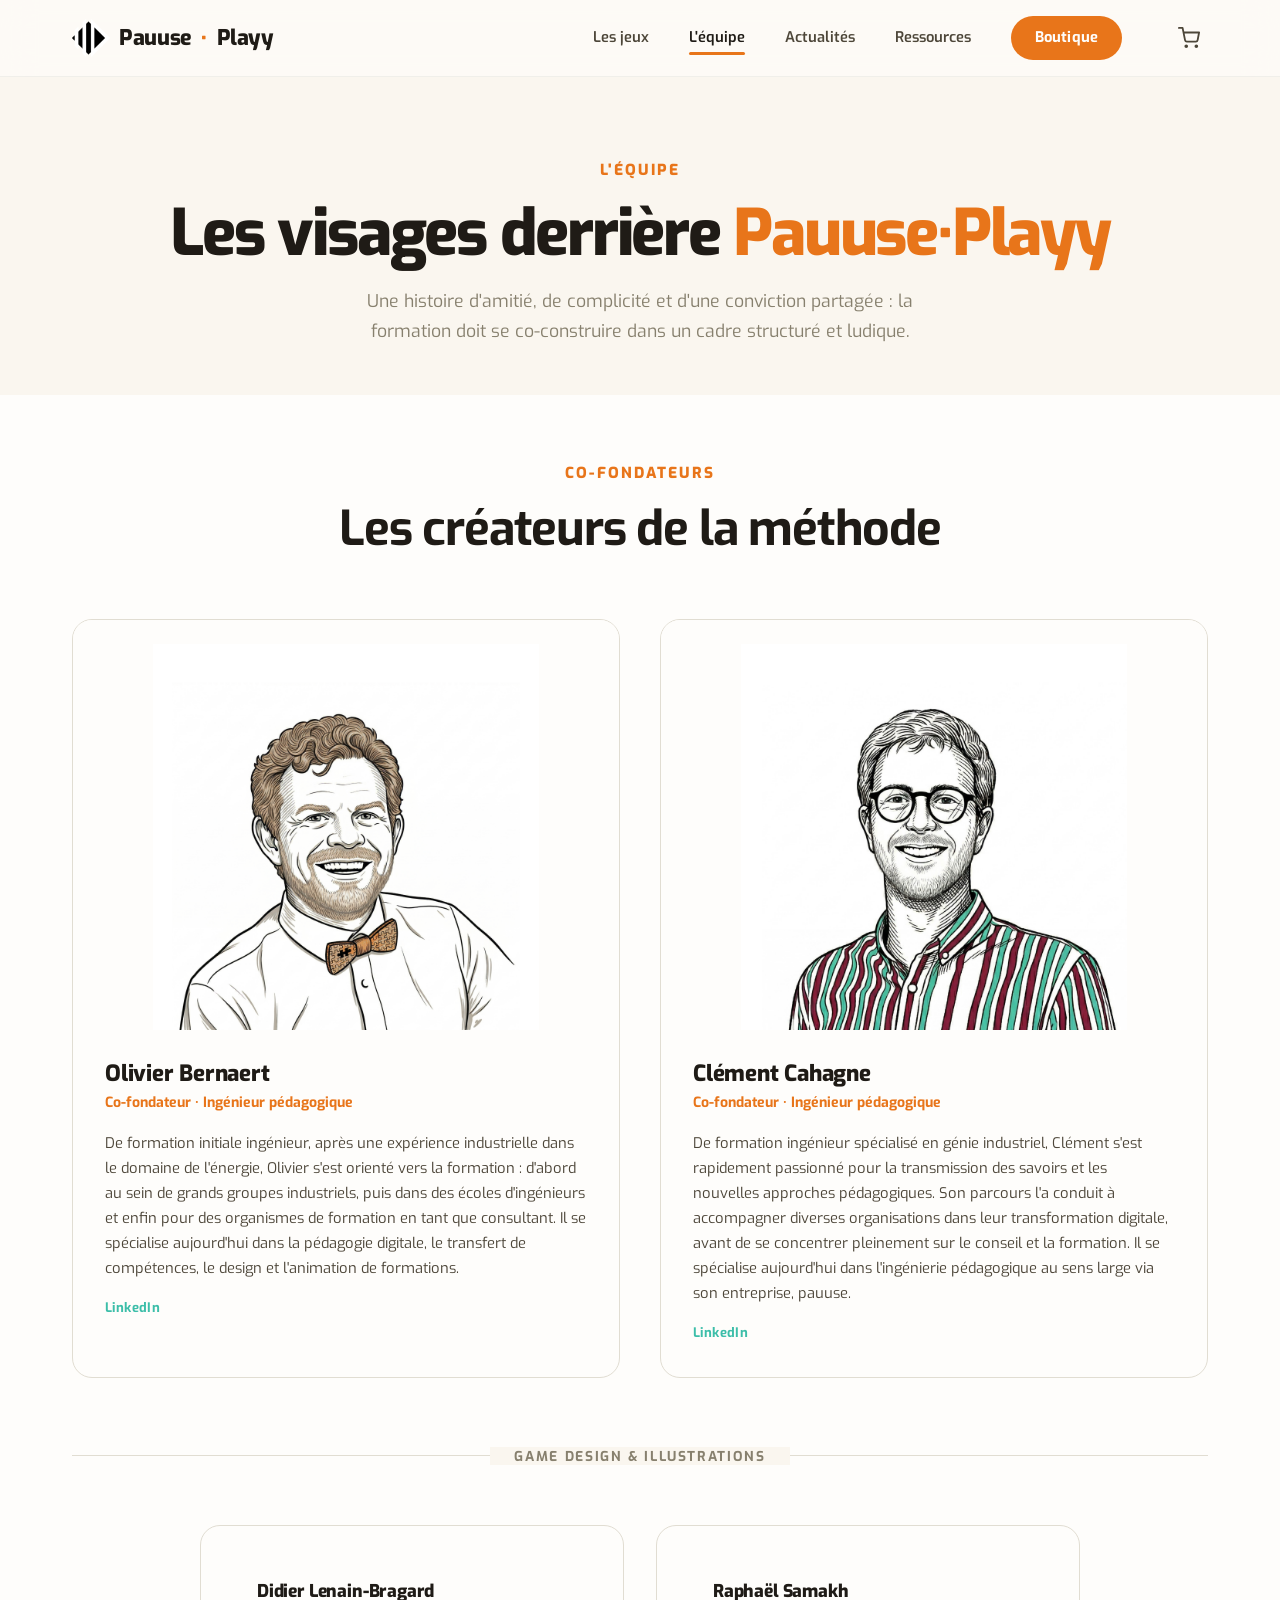
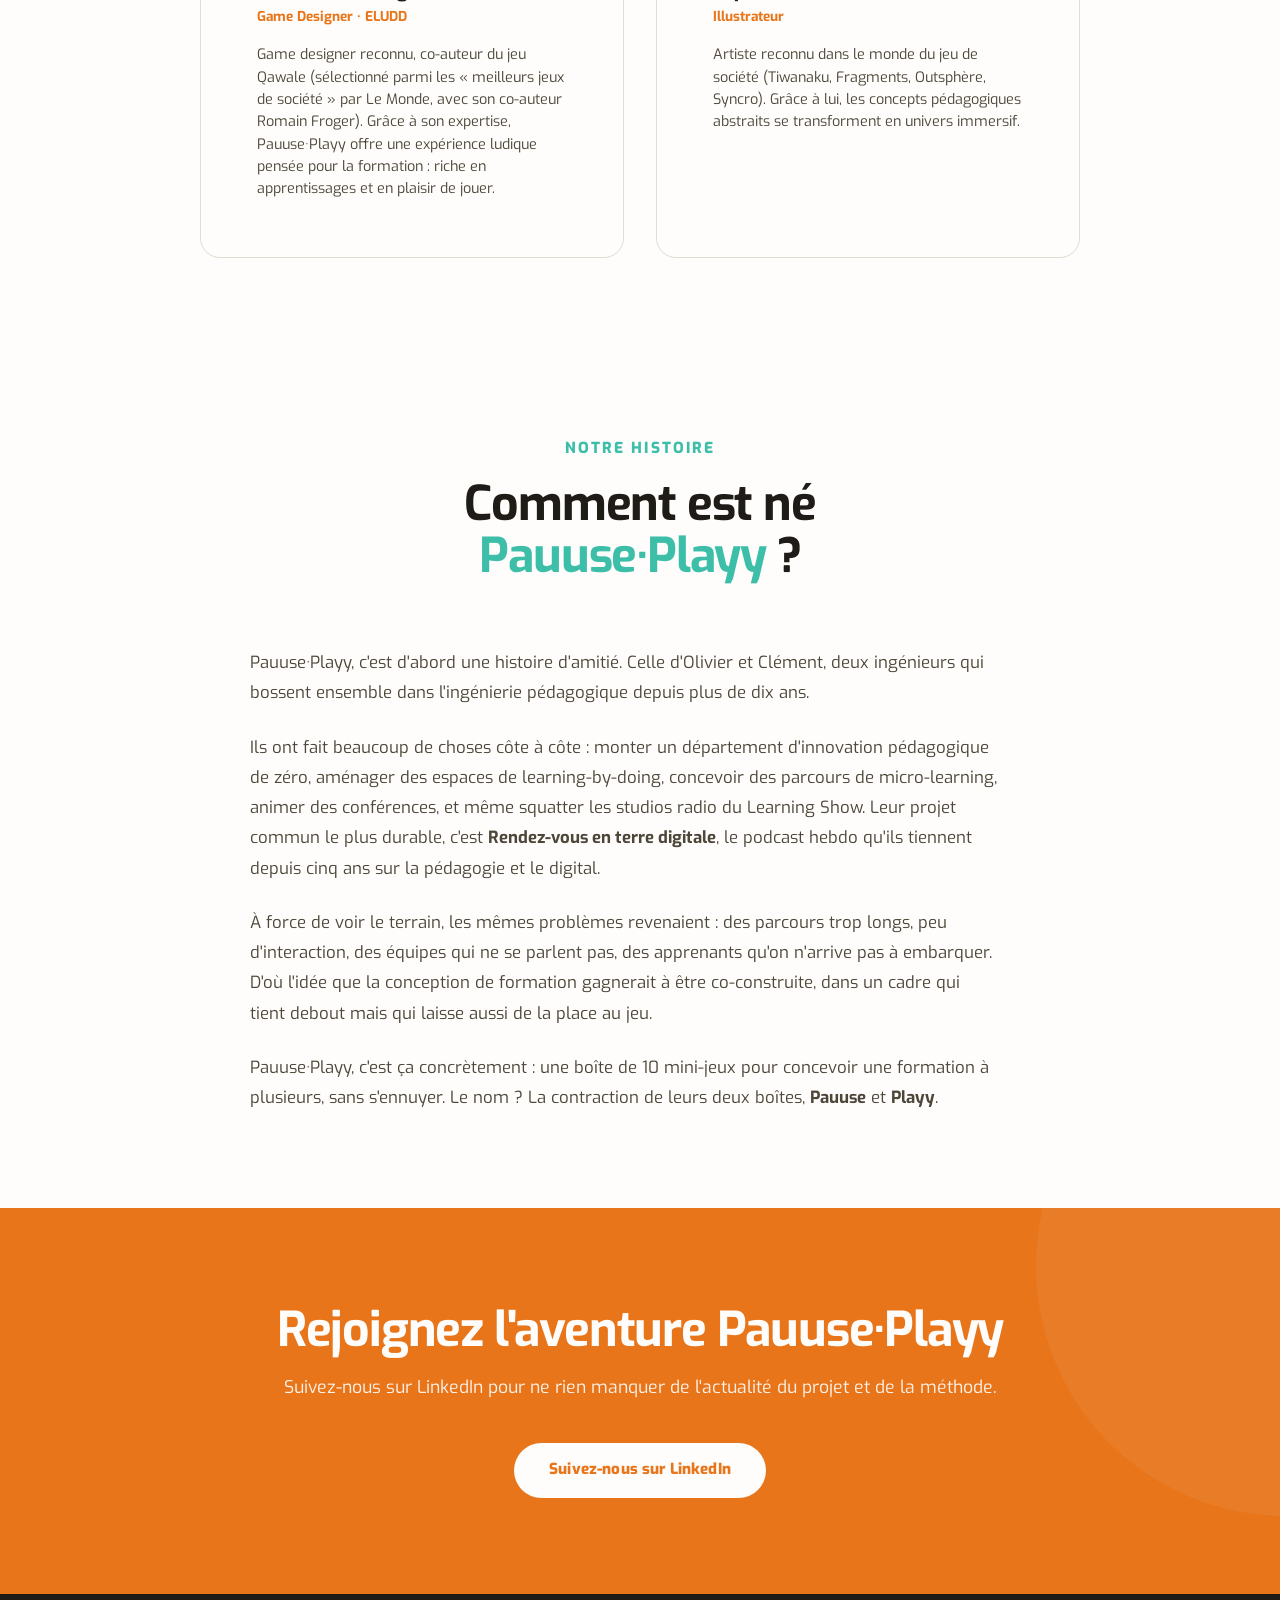
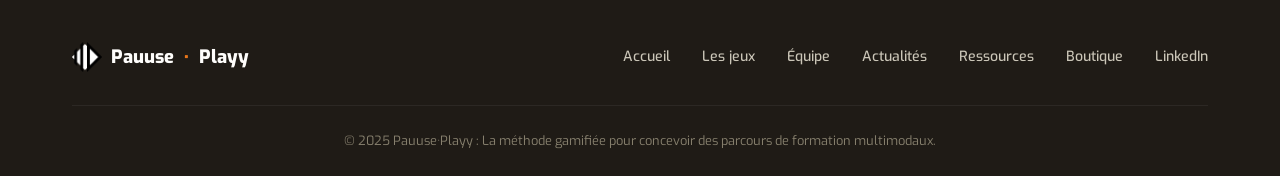
<file: equipe.html>
<!DOCTYPE html>
<html lang="fr">
<head>
  <meta charset="UTF-8">
  <meta name="viewport" content="width=device-width, initial-scale=1.0">
  <title>L'équipe : Pauuse&middot;Playy</title>
  <meta name="description" content="Découvrez l'équipe derrière Pauuse·Playy : Clément, Olivier, Raphaël et Didier.">
  <link rel="preconnect" href="https://fonts.googleapis.com">
  <link rel="preconnect" href="https://fonts.gstatic.com" crossorigin>
  <link href="https://fonts.googleapis.com/css2?family=Exo:wght@300;400;500;600;700;800&display=swap" rel="stylesheet">
  <link rel="icon" href="images/logo.png" type="image/png">
  <link rel="stylesheet" href="styles.css">
</head>
<body>

  <a href="#main-content" class="skip-link">Aller au contenu principal</a>

  <!-- NAV -->
  <nav class="navbar">
    <div class="container">
      <a href="/" class="nav-logo">
        <img src="images/logo.png" alt="Pauuse Playy">
        Pauuse<span class="dot">&middot;</span>Playy
      </a>
      <button class="nav-toggle" aria-label="Menu" aria-expanded="false">
        <span></span><span></span><span></span>
      </button>
      <div class="nav-links">
        <a href="/mini-jeux">Les jeux</a>
        <a href="/equipe" class="active">L'équipe</a>
        <a href="/actualites">Actualités</a>
        <a href="/ressources">Ressources</a>
        <a href="/boutique" class="nav-cta">Boutique</a>
        <a href="/panier" class="nav-cart" aria-label="Panier">
          <svg width="22" height="22" viewBox="0 0 24 24" fill="none" stroke="currentColor" stroke-width="2" stroke-linecap="round" stroke-linejoin="round"><circle cx="9" cy="21" r="1"/><circle cx="20" cy="21" r="1"/><path d="M1 1h4l2.68 13.39a2 2 0 0 0 2 1.61h9.72a2 2 0 0 0 2-1.61L23 6H6"/></svg>
          <span class="nav-cart-badge">0</span>
        </a>
      </div>
    </div>
  </nav>

  <!-- HERO -->
  <section class="team-hero" id="main-content">
    <div class="container fade-in">
      <span class="section-label">L'équipe</span>
      <h1>Les visages derrière <span class="accent-orange">Pauuse&middot;Playy</span></h1>
      <p>Une histoire d'amitié, de complicité et d'une conviction partagée : la formation doit se co-construire dans un cadre structuré et ludique.</p>
    </div>
  </section>

  <!-- FOUNDERS -->
  <section class="team-section">
    <div class="container">
      <div class="section-header fade-in">
        <span class="section-label">Co-fondateurs</span>
        <h2>Les créateurs de la méthode</h2>
      </div>
      <div class="team-grid-founders">
        <div class="team-card fade-in delay-1">
          <div class="team-card-photo">
            <img src="images/olivier.png" alt="Olivier Bernaert" loading="lazy">
          </div>
          <div class="team-card-body">
            <h3>Olivier Bernaert</h3>
            <span class="role">Co-fondateur &middot; Ingénieur pédagogique</span>
            <p>De formation initiale ingénieur, après une expérience industrielle dans le domaine de l'énergie, Olivier s'est orienté vers la formation : d'abord au sein de grands groupes industriels, puis dans des écoles d'ingénieurs et enfin pour des organismes de formation en tant que consultant. Il se spécialise aujourd'hui dans la pédagogie digitale, le transfert de compétences, le design et l'animation de formations.</p>
            <a href="https://www.linkedin.com/in/olivierbernaert/" target="_blank" rel="noopener" class="team-linkedin">LinkedIn</a>
          </div>
        </div>
        <div class="team-card fade-in delay-2">
          <div class="team-card-photo">
            <img src="images/clement.png" alt="Clément Cahagne" loading="lazy">
          </div>
          <div class="team-card-body">
            <h3>Clément Cahagne</h3>
            <span class="role">Co-fondateur &middot; Ingénieur pédagogique</span>
            <p>De formation ingénieur spécialisé en génie industriel, Clément s'est rapidement passionné pour la transmission des savoirs et les nouvelles approches pédagogiques. Son parcours l'a conduit à accompagner diverses organisations dans leur transformation digitale, avant de se concentrer pleinement sur le conseil et la formation. Il se spécialise aujourd'hui dans l'ingénierie pédagogique au sens large via son entreprise, pauuse.</p>
            <a href="https://www.linkedin.com/in/clementcahagne/" target="_blank" rel="noopener" class="team-linkedin">LinkedIn</a>
          </div>
        </div>
      </div>

      <div class="team-divider">
        <span>Game Design & Illustrations</span>
      </div>

      <div class="team-grid-contributors">
        <div class="team-card fade-in delay-1">
          <div class="team-card-body">
            <h3>Didier Lenain-Bragard</h3>
            <span class="role">Game Designer &middot; ELUDD</span>
            <p>Game designer reconnu, co-auteur du jeu Qawale (sélectionné parmi les « meilleurs jeux de société » par Le Monde, avec son co-auteur Romain Froger). Grâce à son expertise, Pauuse&middot;Playy offre une expérience ludique pensée pour la formation : riche en apprentissages et en plaisir de jouer.</p>
          </div>
        </div>
        <div class="team-card fade-in delay-2">
          <div class="team-card-body">
            <h3>Raphaël Samakh</h3>
            <span class="role">Illustrateur</span>
            <p>Artiste reconnu dans le monde du jeu de société (Tiwanaku, Fragments, Outsphère, Syncro). Grâce à lui, les concepts pédagogiques abstraits se transforment en univers immersif.</p>
          </div>
        </div>
      </div>
    </div>
  </section>

  <!-- STORY -->
  <section class="story-section">
    <div class="container">
      <div class="section-header fade-in">
        <span class="section-label section-label--teal">Notre histoire</span>
        <h2>Comment est né <span class="accent-teal">Pauuse&middot;Playy</span> ?</h2>
      </div>
      <div class="story-content fade-in">
        <p>Pauuse&middot;Playy, c'est d'abord une histoire d'amitié. Celle d'Olivier et Clément, deux ingénieurs qui bossent ensemble dans l'ingénierie pédagogique depuis plus de dix ans.</p>
        <p>Ils ont fait beaucoup de choses côte à côte : monter un département d'innovation pédagogique de zéro, aménager des espaces de learning-by-doing, concevoir des parcours de micro-learning, animer des conférences, et même squatter les studios radio du Learning Show. Leur projet commun le plus durable, c'est <strong>Rendez-vous en terre digitale</strong>, le podcast hebdo qu'ils tiennent depuis cinq ans sur la pédagogie et le digital.</p>
        <p>À force de voir le terrain, les mêmes problèmes revenaient : des parcours trop longs, peu d'interaction, des équipes qui ne se parlent pas, des apprenants qu'on n'arrive pas à embarquer. D'où l'idée que la conception de formation gagnerait à être co-construite, dans un cadre qui tient debout mais qui laisse aussi de la place au jeu.</p>
        <p>Pauuse&middot;Playy, c'est ça concrètement : une boîte de 10 mini-jeux pour concevoir une formation à plusieurs, sans s'ennuyer. Le nom ? La contraction de leurs deux boîtes, <strong>Pauuse</strong> et <strong>Playy</strong>.</p>
      </div>
    </div>
  </section>

  <!-- CTA -->
  <section class="cta-section">
    <div class="container">
      <div class="fade-in">
        <h2>Rejoignez l'aventure Pauuse&middot;Playy</h2>
        <p>Suivez-nous sur LinkedIn pour ne rien manquer de l'actualité du projet et de la méthode.</p>
        <a href="https://www.linkedin.com/company/109237583" target="_blank" rel="noopener" class="btn">Suivez-nous sur LinkedIn</a>
      </div>
    </div>
  </section>

  <!-- FOOTER -->
  <footer>
    <div class="container">
      <div class="footer-content">
        <div class="footer-logo">
          <img src="images/logo.png" alt="Pauuse Playy">
          Pauuse<span class="dot">&middot;</span>Playy
        </div>
        <div class="footer-links">
          <a href="/">Accueil</a>
          <a href="/mini-jeux">Les jeux</a>
          <a href="/equipe">Équipe</a>
          <a href="/actualites">Actualités</a>
          <a href="/ressources">Ressources</a>
          <a href="/boutique">Boutique</a>
          <a href="https://www.linkedin.com/company/109237583" target="_blank" rel="noopener">LinkedIn</a>
        </div>
      </div>
      <div class="footer-bottom">
        &copy; 2025 Pauuse&middot;Playy : La méthode gamifiée pour concevoir des parcours de formation multimodaux.
      </div>
    </div>
  </footer>

  <script src="script.js"></script>
  <script src="shop.js"></script>
</body>
</html>
</file>
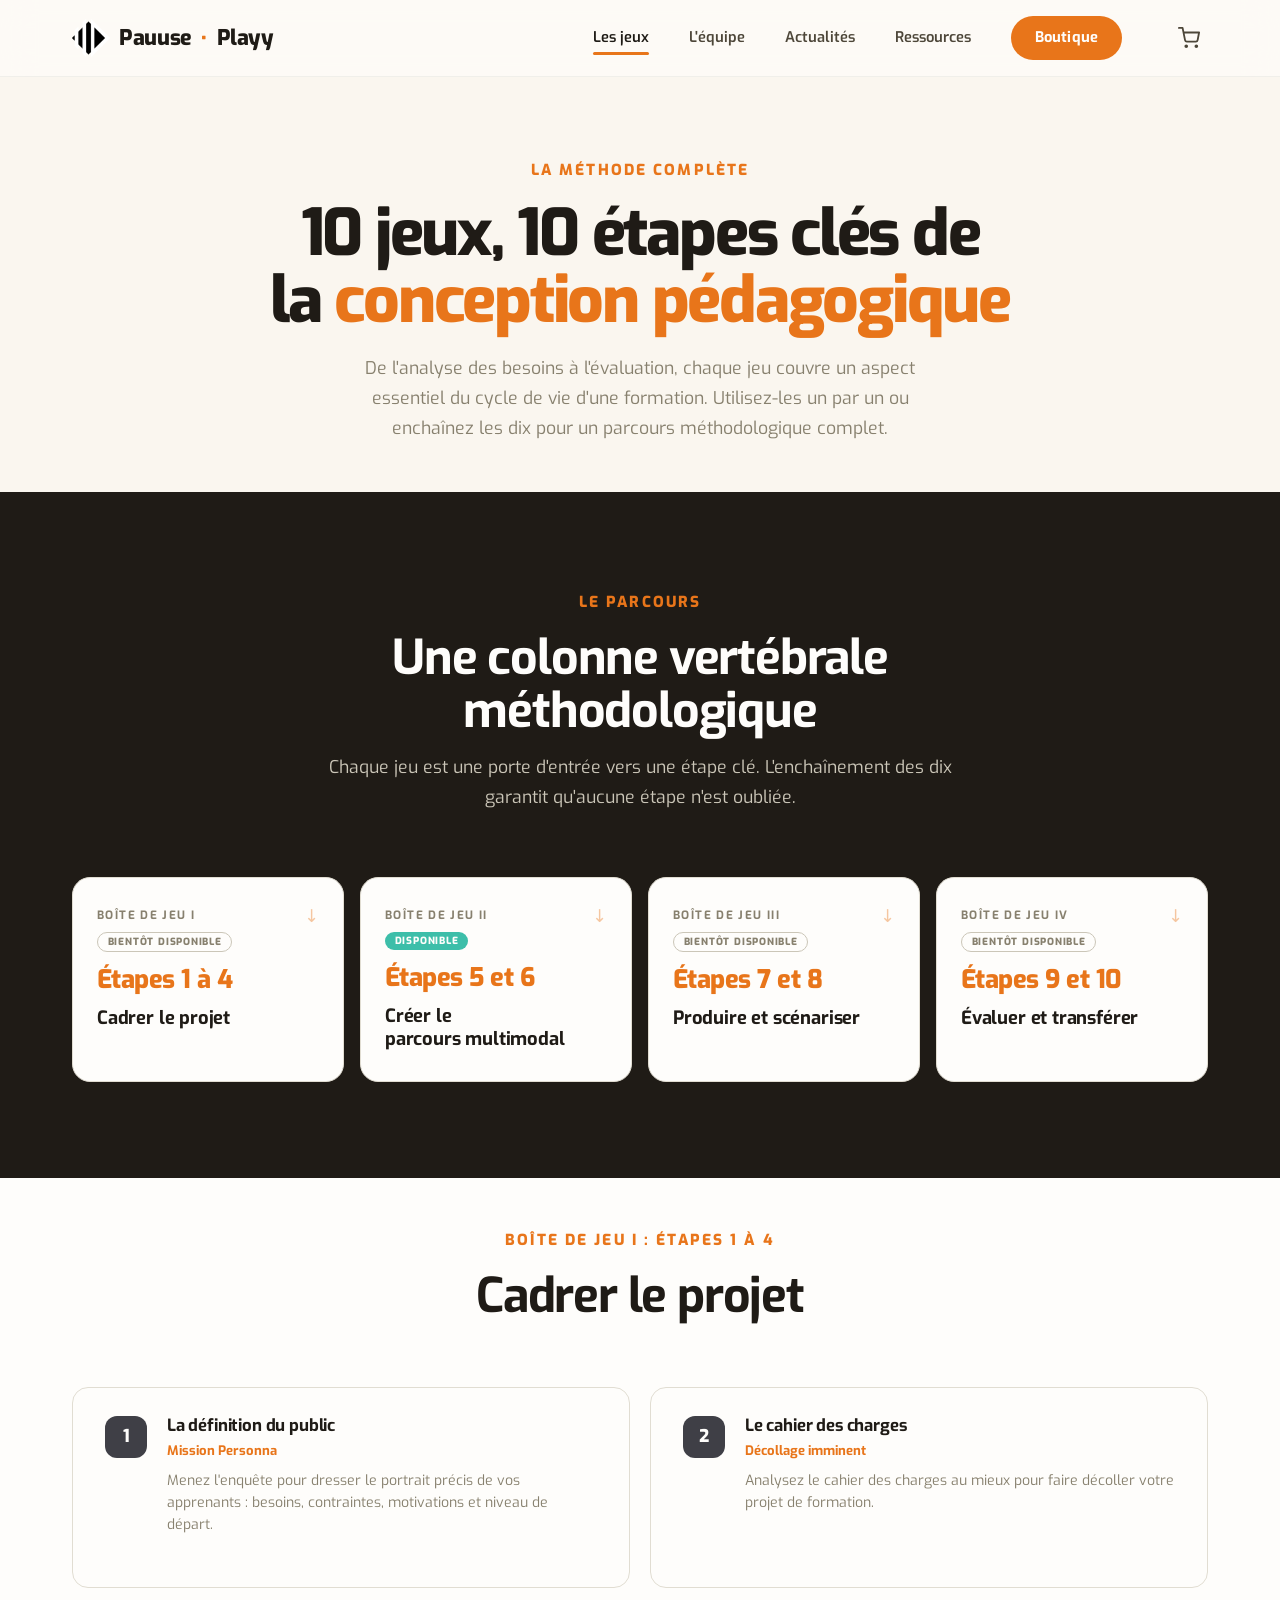
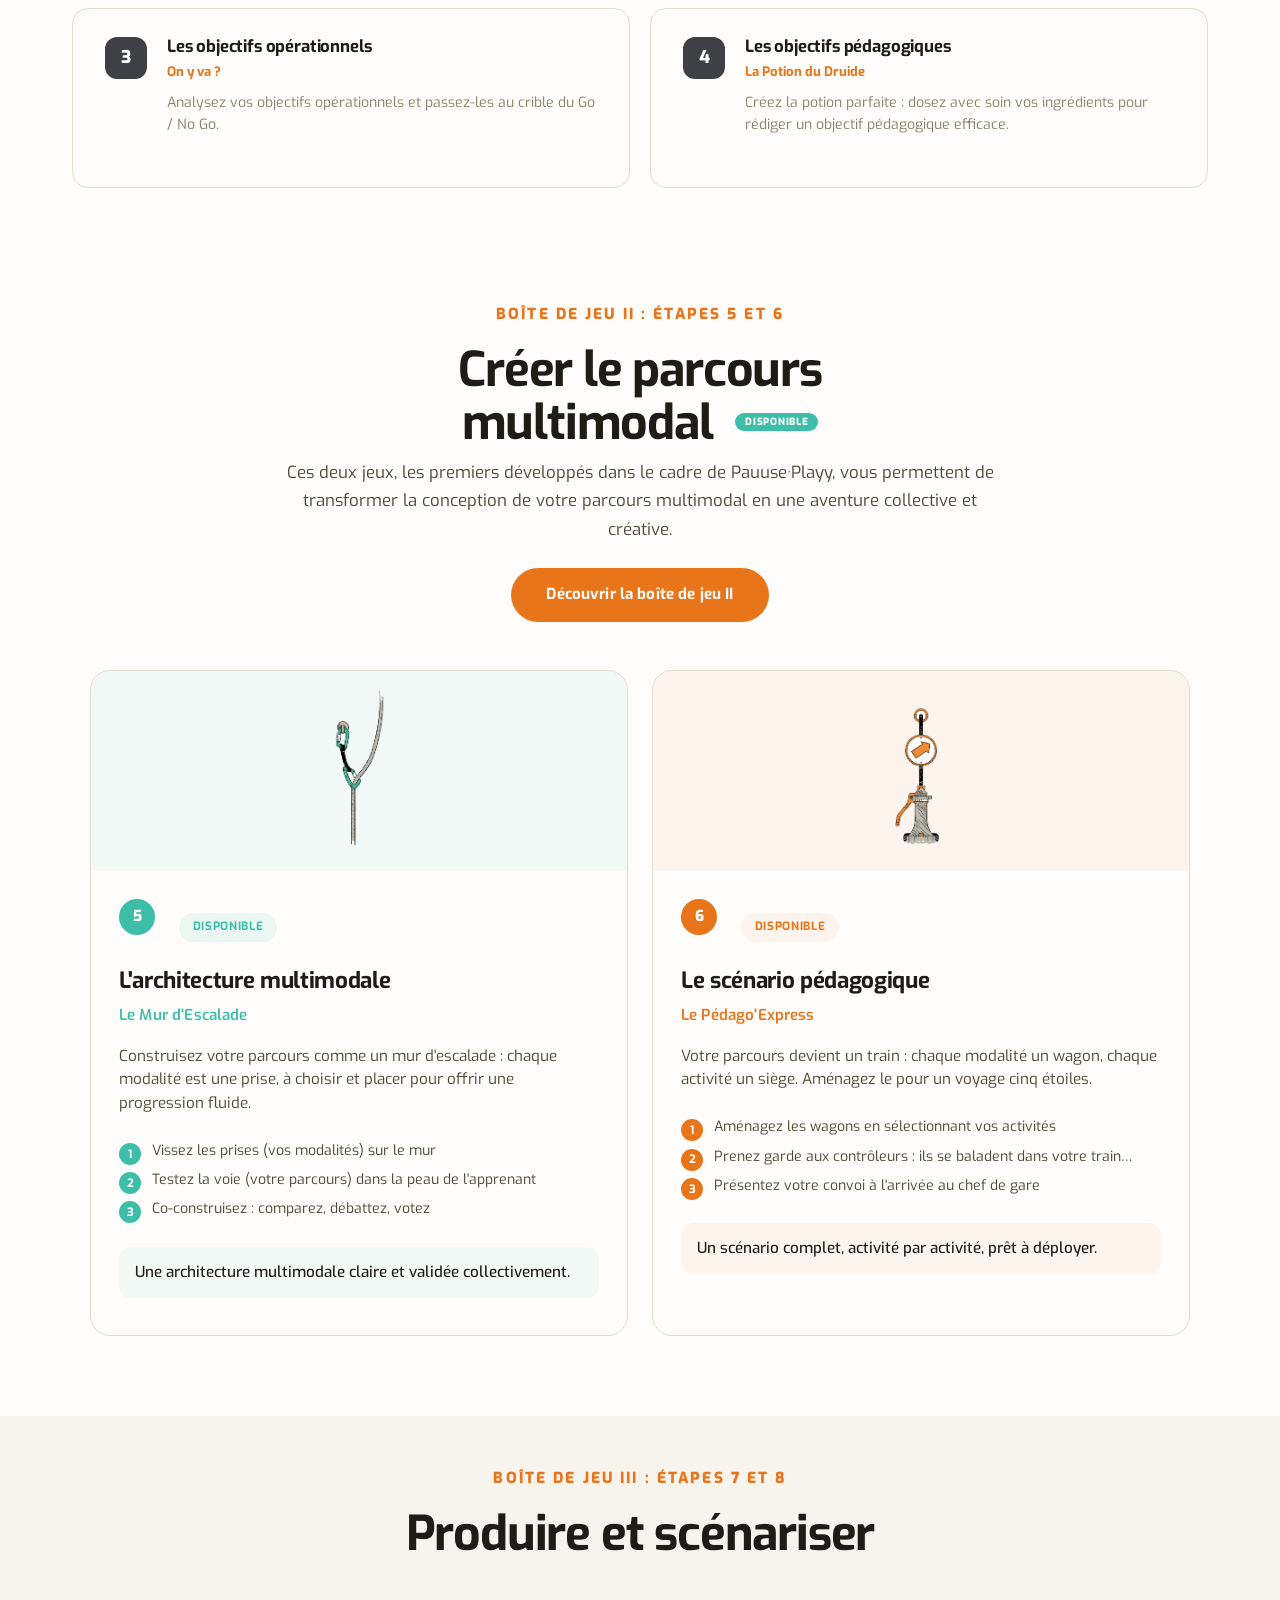
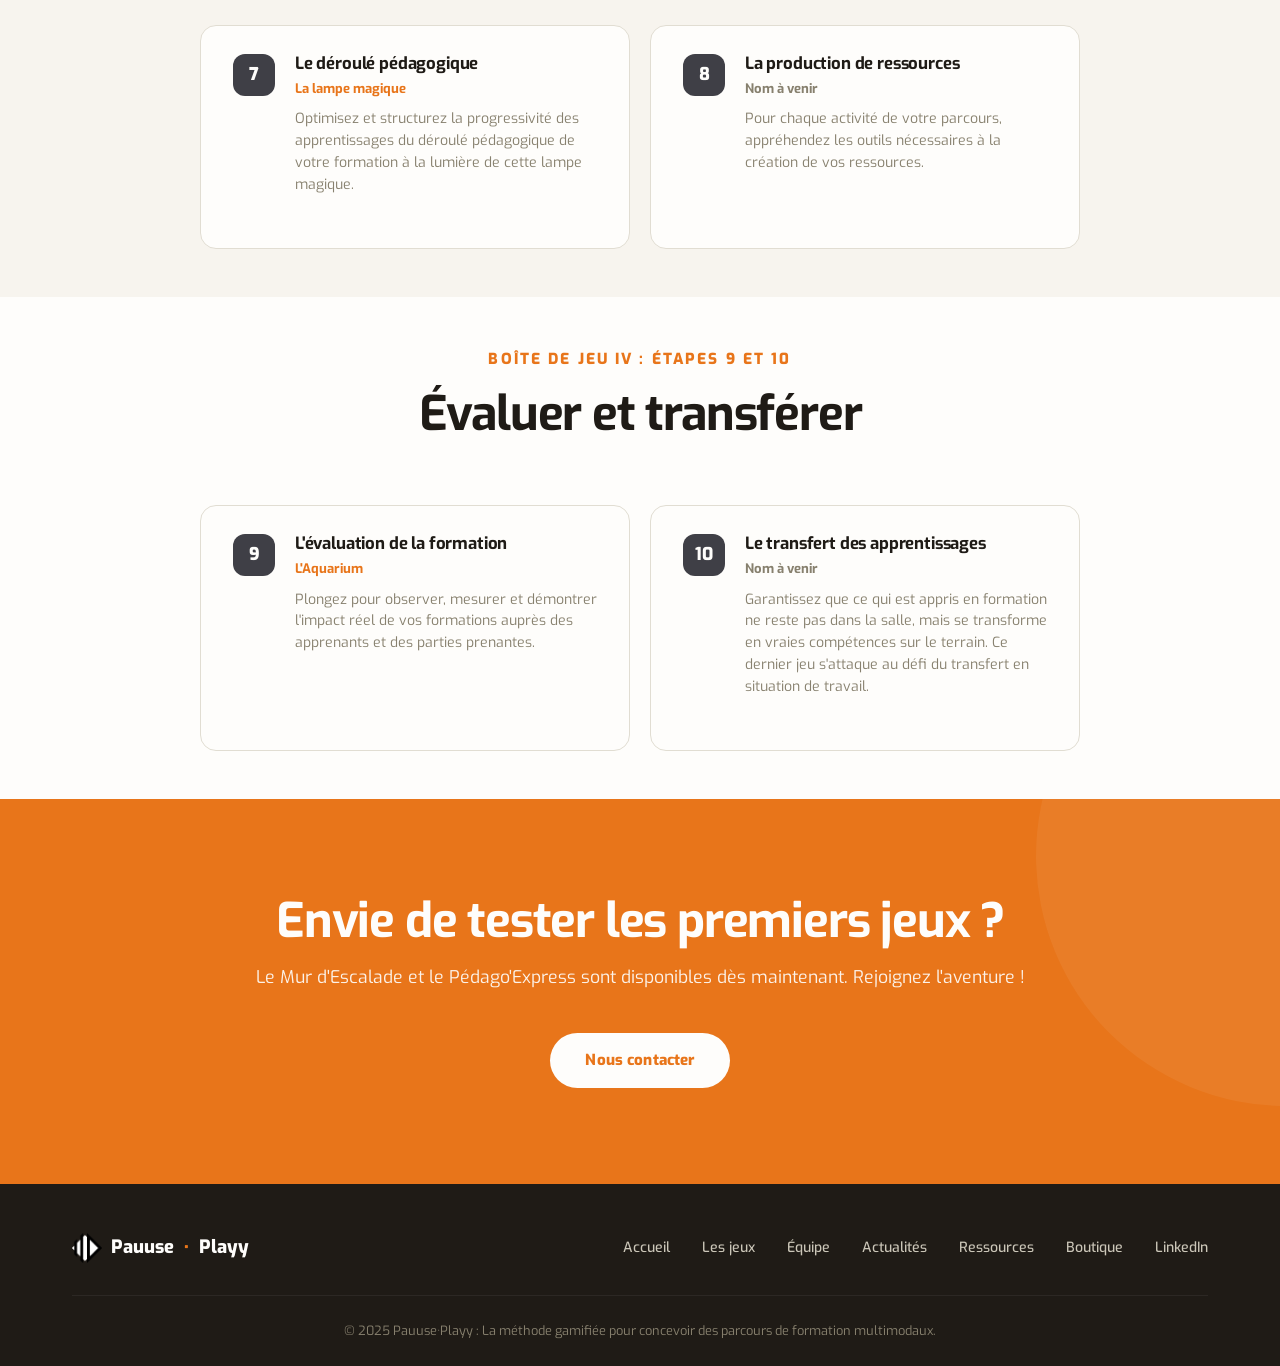
<file: mini-jeux.html>
<!DOCTYPE html>
<html lang="fr">
<head>
  <meta charset="UTF-8">
  <meta name="viewport" content="width=device-width, initial-scale=1.0">
  <title>Les 10 jeux : Pauuse&middot;Playy</title>
  <meta name="description" content="Découvrez les 10 jeux de la méthode Pauuse·Playy pour concevoir des parcours de formation multimodaux.">
  <link rel="preconnect" href="https://fonts.googleapis.com">
  <link rel="preconnect" href="https://fonts.gstatic.com" crossorigin>
  <link href="https://fonts.googleapis.com/css2?family=Exo:wght@300;400;500;600;700;800&display=swap" rel="stylesheet">
  <link rel="icon" href="images/logo.png" type="image/png">
  <link rel="stylesheet" href="styles.css">
</head>
<body>

  <a href="#main-content" class="skip-link">Aller au contenu principal</a>

  <!-- NAV -->
  <nav class="navbar">
    <div class="container">
      <a href="/" class="nav-logo">
        <img src="images/logo.png" alt="Pauuse Playy">
        Pauuse<span class="dot">&middot;</span>Playy
      </a>
      <button class="nav-toggle" aria-label="Menu" aria-expanded="false">
        <span></span><span></span><span></span>
      </button>
      <div class="nav-links">
        <a href="/mini-jeux" class="active">Les jeux</a>
        <a href="/equipe">L'équipe</a>
        <a href="/actualites">Actualités</a>
        <a href="/ressources">Ressources</a>
        <a href="/boutique" class="nav-cta">Boutique</a>
        <a href="/panier" class="nav-cart" aria-label="Panier">
          <svg width="22" height="22" viewBox="0 0 24 24" fill="none" stroke="currentColor" stroke-width="2" stroke-linecap="round" stroke-linejoin="round"><circle cx="9" cy="21" r="1"/><circle cx="20" cy="21" r="1"/><path d="M1 1h4l2.68 13.39a2 2 0 0 0 2 1.61h9.72a2 2 0 0 0 2-1.61L23 6H6"/></svg>
          <span class="nav-cart-badge">0</span>
        </a>
      </div>
    </div>
  </nav>

  <!-- HERO -->
  <section class="games-hero" id="main-content">
    <div class="container fade-in">
      <span class="section-label">La méthode complète</span>
      <h1>10 jeux, 10 étapes clés de la <span class="accent-orange">conception pédagogique</span></h1>
      <p>De l'analyse des besoins à l'évaluation, chaque jeu couvre un aspect essentiel du cycle de vie d'une formation. Utilisez-les un par un ou enchaînez les dix pour un parcours méthodologique complet.</p>
    </div>
  </section>

  <!-- OVERVIEW / ROADMAP -->
  <section class="games-overview">
    <div class="container">
      <div class="section-header fade-in">
        <span class="section-label">Le parcours</span>
        <h2>Une colonne vertébrale méthodologique</h2>
        <p>Chaque jeu est une porte d'entrée vers une étape clé. L'enchaînement des dix garantit qu'aucune étape n'est oubliée.</p>
      </div>
      <div class="phase-flow">
        <a href="#phase-1" class="phase-card fade-in delay-1">
          <span class="phase-card-label">Boîte de jeu I</span>
          <span class="phase-badge phase-badge--soon">Bientôt disponible</span>
          <span class="phase-card-range">Étapes 1 à 4</span>
          <h3>Cadrer le projet</h3>
          <span class="phase-card-arrow" aria-hidden="true">↓</span>
        </a>
        <a href="#phase-2" class="phase-card fade-in delay-2">
          <span class="phase-card-label">Boîte de jeu II</span>
          <span class="phase-badge">Disponible</span>
          <span class="phase-card-range">Étapes 5 et 6</span>
          <h3>Créer le parcours multimodal</h3>
          <span class="phase-card-arrow" aria-hidden="true">↓</span>
        </a>
        <a href="#phase-3" class="phase-card fade-in delay-3">
          <span class="phase-card-label">Boîte de jeu III</span>
          <span class="phase-badge phase-badge--soon">Bientôt disponible</span>
          <span class="phase-card-range">Étapes 7 et 8</span>
          <h3>Produire et scénariser</h3>
          <span class="phase-card-arrow" aria-hidden="true">↓</span>
        </a>
        <a href="#phase-4" class="phase-card fade-in delay-4">
          <span class="phase-card-label">Boîte de jeu IV</span>
          <span class="phase-badge phase-badge--soon">Bientôt disponible</span>
          <span class="phase-card-range">Étapes 9 et 10</span>
          <h3>Évaluer et transférer</h3>
          <span class="phase-card-arrow" aria-hidden="true">↓</span>
        </a>
      </div>
    </div>
  </section>

  <!-- GAMES 1-4 : compact cards -->
  <section class="games-compact" id="phase-1">
    <div class="container">
      <div class="section-header fade-in">
        <span class="section-label">Boîte de jeu I : Étapes 1 à 4</span>
        <h2>Cadrer le projet</h2>
      </div>
      <div class="games-compact-grid">
        <div class="game-compact-card fade-in delay-1">
          <span class="game-number">1</span>
          <div>
            <h3>La définition du public</h3>
            <span class="game-subtitle">Mission Personna</span>
            <p>Menez l'enquête pour dresser le portrait précis de vos apprenants : besoins, contraintes, motivations et niveau de départ.</p>
          </div>
        </div>
        <div class="game-compact-card fade-in delay-2">
          <span class="game-number">2</span>
          <div>
            <h3>Le cahier des charges</h3>
            <span class="game-subtitle">Décollage imminent</span>
            <p>Analysez le cahier des charges au mieux pour faire décoller votre projet de formation.</p>
          </div>
        </div>
        <div class="game-compact-card fade-in delay-3">
          <span class="game-number">3</span>
          <div>
            <h3>Les objectifs opérationnels</h3>
            <span class="game-subtitle">On y va ?</span>
            <p>Analysez vos objectifs opérationnels et passez-les au crible du Go / No Go.</p>
          </div>
        </div>
        <div class="game-compact-card fade-in delay-4">
          <span class="game-number">4</span>
          <div>
            <h3>Les objectifs pédagogiques</h3>
            <span class="game-subtitle">La Potion du Druide</span>
            <p>Créez la potion parfaite : dosez avec soin vos ingrédients pour rédiger un objectif pédagogique efficace.</p>
          </div>
        </div>
      </div>
    </div>
  </section>

  <!-- PHASE II : intro éditoriale -->
  <section class="phase-intro" id="phase-2">
    <div class="container">
      <div class="section-header fade-in">
        <span class="section-label">Boîte de jeu II : Étapes 5 et 6</span>
        <h2>Créer le parcours multimodal <span class="phase-badge">Disponible</span></h2>
        <p>Ces deux jeux, les premiers développés dans le cadre de Pauuse&middot;Playy, vous permettent de transformer la conception de votre parcours multimodal en une aventure collective et créative.</p>
        <a href="/boutique" class="btn btn-primary phase-cta">Découvrir la boîte de jeu II</a>
      </div>
    </div>
  </section>

  <!-- GAMES 5-6 : Featured cards (Mur d'Escalade & Pédago Express) -->
  <section class="games-featured">
    <div class="container">
      <div class="games-featured-grid">

        <article class="featured-card featured-card--teal fade-in" id="mur-escalade">
          <div class="featured-visual">
            <img src="images/mousqueton.png" alt="Illustration Le Mur d'Escalade : mousqueton et corde" loading="lazy">
          </div>
          <div class="featured-body">
            <header class="featured-header">
              <span class="game-number">5</span>
              <span class="game-status game-status--available">Disponible</span>
            </header>
            <h3>L'architecture multimodale</h3>
            <span class="featured-subtitle">Le Mur d'Escalade</span>
            <p>Construisez votre parcours comme un mur d'escalade : chaque modalité est une prise, à choisir et placer pour offrir une progression fluide.</p>
            <ul class="featured-steps">
              <li><span>1</span> Vissez les prises (vos modalités) sur le mur</li>
              <li><span>2</span> Testez la voie (votre parcours) dans la peau de l'apprenant</li>
              <li><span>3</span> Co-construisez : comparez, débattez, votez</li>
            </ul>
            <p class="featured-result">Une architecture multimodale claire et validée collectivement.</p>
          </div>
        </article>

        <article class="featured-card featured-card--orange fade-in delay-2" id="pedago-express">
          <div class="featured-visual">
            <img src="images/aiguillage.png" alt="Illustration Le Pédago'Express : aiguillage ferroviaire" loading="lazy">
          </div>
          <div class="featured-body">
            <header class="featured-header">
              <span class="game-number">6</span>
              <span class="game-status game-status--available">Disponible</span>
            </header>
            <h3>Le scénario pédagogique</h3>
            <span class="featured-subtitle">Le Pédago'Express</span>
            <p>Votre parcours devient un train : chaque modalité un wagon, chaque activité un siège. Aménagez le pour un voyage cinq étoiles.</p>
            <ul class="featured-steps">
              <li><span>1</span> Aménagez les wagons en sélectionnant vos activités</li>
              <li><span>2</span> Prenez garde aux contrôleurs : ils se baladent dans votre train…</li>
              <li><span>3</span> Présentez votre convoi à l'arrivée au chef de gare</li>
            </ul>
            <p class="featured-result">Un scénario complet, activité par activité, prêt à déployer.</p>
          </div>
        </article>

      </div>
    </div>
  </section>

  <!-- PHASE III : GAMES 7-8 : Produire et scénariser -->
  <section class="games-compact games-compact-alt" id="phase-3">
    <div class="container">
      <div class="section-header fade-in">
        <span class="section-label">Boîte de jeu III : Étapes 7 et 8</span>
        <h2>Produire et scénariser</h2>
      </div>
      <div class="games-compact-grid games-compact-grid--two">
        <div class="game-compact-card fade-in delay-1">
          <span class="game-number">7</span>
          <div>
            <h3>Le déroulé pédagogique</h3>
            <span class="game-subtitle">La lampe magique</span>
            <p>Optimisez et structurez la progressivité des apprentissages du déroulé pédagogique de votre formation à la lumière de cette lampe magique.</p>
          </div>
        </div>
        <div class="game-compact-card fade-in delay-2">
          <span class="game-number">8</span>
          <div>
            <h3>La production de ressources</h3>
            <span class="game-subtitle" style="color: var(--gray-500);">Nom à venir</span>
            <p>Pour chaque activité de votre parcours, appréhendez les outils nécessaires à la création de vos ressources.</p>
          </div>
        </div>
      </div>
    </div>
  </section>

  <!-- PHASE IV : GAMES 9-10 : Évaluer et transférer -->
  <section class="games-compact" id="phase-4">
    <div class="container">
      <div class="section-header fade-in">
        <span class="section-label">Boîte de jeu IV : Étapes 9 et 10</span>
        <h2>Évaluer et transférer</h2>
      </div>
      <div class="games-compact-grid games-compact-grid--two">
        <div class="game-compact-card fade-in delay-1">
          <span class="game-number">9</span>
          <div>
            <h3>L'évaluation de la formation</h3>
            <span class="game-subtitle">L'Aquarium</span>
            <p>Plongez pour observer, mesurer et démontrer l'impact réel de vos formations auprès des apprenants et des parties prenantes.</p>
          </div>
        </div>
        <div class="game-compact-card fade-in delay-2">
          <span class="game-number">10</span>
          <div>
            <h3>Le transfert des apprentissages</h3>
            <span class="game-subtitle" style="color: var(--gray-500);">Nom à venir</span>
            <p>Garantissez que ce qui est appris en formation ne reste pas dans la salle, mais se transforme en vraies compétences sur le terrain. Ce dernier jeu s'attaque au défi du transfert en situation de travail.</p>
          </div>
        </div>
      </div>
    </div>
  </section>

  <!-- CTA -->
  <section class="cta-section">
    <div class="container">
      <div class="fade-in">
        <h2>Envie de tester les premiers jeux ?</h2>
        <p>Le Mur d'Escalade et le Pédago'Express sont disponibles dès maintenant. Rejoignez l'aventure !</p>
        <a href="mailto:clement.cahagne@pauuse.fr" class="btn">Nous contacter</a>
      </div>
    </div>
  </section>

  <!-- FOOTER -->
  <footer>
    <div class="container">
      <div class="footer-content">
        <div class="footer-logo">
          <img src="images/logo.png" alt="Pauuse Playy">
          Pauuse<span class="dot">&middot;</span>Playy
        </div>
        <div class="footer-links">
          <a href="/">Accueil</a>
          <a href="/mini-jeux">Les jeux</a>
          <a href="/equipe">Équipe</a>
          <a href="/actualites">Actualités</a>
          <a href="/ressources">Ressources</a>
          <a href="/boutique">Boutique</a>
          <a href="https://www.linkedin.com/company/109237583" target="_blank" rel="noopener">LinkedIn</a>
        </div>
      </div>
      <div class="footer-bottom">
        &copy; 2025 Pauuse&middot;Playy : La méthode gamifiée pour concevoir des parcours de formation multimodaux.
      </div>
    </div>
  </footer>

  <!-- MODAL -->
  <div class="modal-overlay" id="gameModal" role="dialog" aria-modal="true">
    <div class="modal-box">
      <button class="modal-close" id="modalClose" aria-label="Fermer">&times;</button>
      <div class="modal-header">
        <span class="modal-number" id="modalNumber"></span>
        <div>
          <h2 class="modal-title" id="modalTitle"></h2>
          <span class="modal-game-name" id="modalGameName"></span>
        </div>
      </div>
      <div class="modal-body" id="modalBody"></div>
    </div>
  </div>

  <script src="script.js"></script>
  <script src="shop.js"></script>
  <script>
    const gamesData = {
      1: {
        title: "La définition du public",
        name: "Mission Persona",
        duree: "90 min",
        participants: "5 participants max",
        objectif: "Définir son public cible selon les 5 axes de l'Identimètre : construire un portrait-robot détaillé d'un public cible. À la fin de l'atelier, les participants auront une compréhension fine et actionnable des caractéristiques, motivations et freins de leur public.",
        livrables: {
          label: "Livrables : les fiches personas",
          items: [
            "2 à 4 personas détaillés et visuels de vos apprenants types",
            "Leurs motivations, freins, contexte et niveau de compétences",
            "Leurs préférences d'apprentissage et disponibilité",
            "Les points de vigilance pour l'animation",
            "Les leviers d'engagement identifiés"
          ]
        },
        note: "Ces personas guideront tous vos choix pédagogiques dans les jeux suivants."
      },
      2: {
        title: "Le cahier des charges",
        name: "Bingo QOQCCP",
        duree: "90 min",
        participants: "5 participants max",
        objectif: "Être capable de décrire l'environnement complet du parcours de formation. Cette description permettra ensuite de formuler les objectifs pédagogiques, de choisir les modalités et les bons outils digitaux à mettre en place, de construire les processus d'évaluation en ligne avec l'environnement de la formation.",
        livrables: {
          label: "Livrables : le canevas de cadrage",
          items: [
            "Contexte et enjeux business identifiés",
            "Contraintes (budget, délais, ressources) formalisées",
            "Parties prenantes et leurs rôles définis",
            "Périmètre du projet validé collectivement",
            "Critères de réussite établis"
          ]
        },
        note: "Ce canevas devient l'input du jeu suivant et sert de référence tout au long du projet."
      },
      3: {
        title: "Les objectifs opérationnels",
        name: "Go / No Go",
        duree: "60 min",
        participants: "5 participants max",
        objectif: "Savoir si un objectif opérationnel va se décliner en objectifs pédagogiques... ou pas ! Le jeu aide à diagnostiquer si les freins sont liés au savoir-faire (un problème de compétence) ou à l'environnement (un problème d'outils, de processus ou de motivation). S'inspirant de l'approche de l'Action Mapping de Cathy Moore, il permet de diagnostiquer en groupe pourquoi une action observable et souhaitée n'est pas réalisée, et de prendre une décision claire : faut-il concevoir une action de formation ciblée ? Ou faut-il d'abord modifier l'environnement de travail ?",
        livrables: {
          label: "Livrables : la matrice d'objectifs opérationnels",
          items: [
            "Une liste des objectifs opérationnels formulés en termes de comportements observables",
            "Les critères de réussite pour chaque objectif",
            "Les indicateurs de mesure identifiés",
            "La priorisation des objectifs (indispensables vs. optionnels)",
            "Le lien avec les enjeux business explicité"
          ]
        },
        note: "Ces objectifs serviront de fil rouge pour construire votre parcours et votre évaluation."
      },
      4: {
        title: "Les objectifs pédagogiques",
        name: "La Potion du Druide",
        duree: "90 min",
        participants: "5 participants max",
        objectif: "Formuler des objectifs pédagogiques complets selon la taxonomie de Bloom. \"La Potion du Druide\" est un atelier collaboratif où les participants apprennent à formuler des objectifs pédagogiques complets. En tant que druides, ils suivent un rituel en 5 étapes pour préparer une \"potion\" en choisissant : un Esprit de la Forêt (niveau de Bloom), des Herbes Incantatoires (verbes), des Ingrédients Révélateurs (conditions) et une Pierre de Vérité (évaluation). Cela garantit un alignement parfait entre la complexité de l'objectif et sa méthode de validation.",
        livrables: {
          label: "Livrables : la carte des objectifs pédagogiques validés",
          items: [
            "Les objectifs pédagogiques formulés selon Bloom (verbe d'action + contenu + conditions + critères)",
            "Le niveau taxonomique de chaque objectif clairement identifié",
            "Les activités d'évaluation associées à chaque objectif",
            "La cohérence vérifiée avec les objectifs opérationnels du jeu précédent",
            "La progression pédagogique du simple au complexe validée"
          ]
        },
        note: "Cette cartographie détaillée vous permettra de choisir les bonnes modalités dans le jeu suivant."
      },
      7: {
        title: "Le déroulé pédagogique",
        name: "La Lampe de Bloom",
        duree: "90 min",
        participants: "5 participants max",
        objectif: "Construire un déroulé pédagogique orienté participants. S'approprier les éléments clés d'un déroulé pédagogique en équipe, de manière ludique et coopérative ; les mettre en pratique pour construire un déroulé pédagogique ; réévaluer et enrichir son déroulé pédagogique en se plaçant dans la peau de différents profils d'apprenants.",
        livrables: {
          label: "Livrables : le conducteur pédagogique minute par minute",
          items: [
            "Le timing précis de chaque activité (et les marges de sécurité)",
            "Les transitions entre séquences préparées",
            "Les points de respiration et pauses identifiés",
            "Le rythme d'alternance théorie/pratique validé",
            "Le déroulé complet visualisable d'un coup d'œil"
          ]
        },
        note: "Ce conducteur servira de base pour identifier les ressources à produire dans le jeu suivant."
      },
      8: {
        title: "La production de ressources",
        name: "En cours de conception",
        objectif: "Identifier et prioriser les supports pédagogiques nécessaires. Diaporama, vidéo, quiz, fiche mémo, guide animateur, carte mentale, brainstorming... Quelles ressources créer ? Dans quel ordre ? Avec quel niveau de finition ? Avec quel outil digital ? Ce jeu vous aide à prioriser et planifier votre production.",
        livrables: {
          label: "Livrables : le plan de production des ressources",
          items: [
            "L'inventaire exhaustif des ressources à créer",
            "La priorisation des ressources (indispensables / nice to have)",
            "Le niveau de finition attendu pour chaque ressource",
            "Le planning de production et les rôles attribués",
            "Les gabarits et chartes graphiques à respecter"
          ]
        },
        note: "Ce plan de production structure la phase de création et prépare la phase d'évaluation."
      },
      9: {
        title: "L'évaluation de la formation",
        name: "L'Aquarium",
        objectif: "Mesurer l'impact réel et améliorer en continu. Comment savoir si votre formation a fonctionné ? Au-delà du questionnaire de satisfaction, ce jeu vous aide à construire un dispositif d'évaluation complet (modèle Kirkpatrick) pour mesurer le transfert des compétences et le ROI.",
        livrables: {
          label: "Livrables : le dispositif d'évaluation multi-niveaux",
          items: [
            "Les outils d'évaluation niveau 1 (satisfaction à chaud)",
            "Les quiz/tests pour l'évaluation niveau 2 (apprentissage)",
            "Le protocole d'évaluation niveau 3 (transfert en situation de travail)",
            "Les indicateurs business pour le niveau 4 (impact organisationnel)",
            "Le planning des évaluations dans le temps"
          ]
        },
        note: "Ce dispositif vous permet de démontrer l'impact de la formation et d'améliorer les prochaines sessions."
      },
      10: {
        title: "Le transfert des apprentissages",
        name: "Nom à venir",
        objectif: "Garantir que ce qui est appris en formation ne reste pas dans la salle, mais se transforme en vraies compétences sur le terrain. Ce dernier jeu s'attaque au défi du transfert en situation de travail.",
        livrables: {
          label: "Livrables : le plan de transfert",
          items: [
            "Les actions de transfert identifiées et planifiées",
            "Les conditions favorables au transfert créées",
            "Les acteurs du transfert (manager, apprenant, formateur) engagés",
            "Les indicateurs de transfert définis",
            "Un suivi post-formation structuré"
          ]
        },
        note: "Ce jeu est en cours de conception. Il viendra clore le parcours en garantissant un impact durable."
      }
    };

    const overlay = document.getElementById('gameModal');
    const modalClose = document.getElementById('modalClose');

    document.querySelectorAll('.game-compact-card').forEach(card => {
      const num = parseInt(card.querySelector('.game-number').textContent);
      const data = gamesData[num];
      if (!data) return;
      card.style.cursor = 'pointer';
      card.addEventListener('click', () => openModal(num));
    });

    function openModal(num) {
      const data = gamesData[num];
      document.getElementById('modalNumber').textContent = num;
      document.getElementById('modalTitle').textContent = data.title;
      document.getElementById('modalGameName').textContent = data.name;
      const meta = (data.duree || data.participants) ? `
        <div class="modal-meta">
          ${data.duree ? `<span class="modal-meta-item"><svg viewBox="0 0 24 24" width="14" height="14"><circle cx="12" cy="12" r="10"/><polyline points="12 6 12 12 16 14"/></svg>${data.duree}</span>` : ''}
          ${data.participants ? `<span class="modal-meta-item"><svg viewBox="0 0 24 24" width="14" height="14"><path d="M17 21v-2a4 4 0 0 0-4-4H5a4 4 0 0 0-4 4v2"/><circle cx="9" cy="7" r="4"/><path d="M23 21v-2a4 4 0 0 0-3-3.87"/><path d="M16 3.13a4 4 0 0 1 0 7.75"/></svg>${data.participants}</span>` : ''}
        </div>` : '';
      document.getElementById('modalBody').innerHTML = `
        ${meta}
        <div class="modal-section">
          <h4>Objectif</h4>
          <p>${data.objectif}</p>
        </div>
        <div class="modal-section">
          <h4>${data.livrables.label}</h4>
          <ul>${data.livrables.items.map(i => `<li>${i}</li>`).join('')}</ul>
        </div>
        <p class="modal-note">${data.note}</p>
      `;
      overlay.classList.add('open');
      document.body.style.overflow = 'hidden';
    }

    function closeModal() {
      overlay.classList.remove('open');
      document.body.style.overflow = '';
    }

    modalClose.addEventListener('click', closeModal);
    overlay.addEventListener('click', e => { if (e.target === overlay) closeModal(); });
    document.addEventListener('keydown', e => { if (e.key === 'Escape') closeModal(); });
  </script>
</body>
</html>
</file>
<file: styles.css>
/* ========== RESET & BASE ========== */
*,
*::before,
*::after {
  margin: 0;
  padding: 0;
  box-sizing: border-box;
}

:root {
  --orange: #E8751A;
  --orange-light: #F5A623;
  --orange-bg: rgba(232, 117, 26, 0.06);
  --orange-bg-hover: rgba(232, 117, 26, 0.12);
  --teal: #3DBEA9;
  --teal-light: #6DD8C5;
  --teal-bg: rgba(61, 190, 169, 0.06);
  --slate: #3f3f46;
  --slate-bg: rgba(63, 63, 70, 0.07);
  /* Neutrals tinted toward warm orange for brand cohesion */
  --black: #1f1b16;
  --dark: #2d2620;
  --white: #fefdfb;
  --cream: #faf6ef;
  --gray-50: #f7f4ee;
  --gray-100: #efece4;
  --gray-200: #e1ddd2;
  --gray-300: #cbc6b8;
  --gray-500: #87806e;
  --gray-700: #4d4639;
  --gray-900: #1f1b16;
  --font: "Exo", system-ui, sans-serif;
  --max-w: 1200px;
  --transition: 0.35s cubic-bezier(0.4, 0, 0.2, 1);
  --shadow-sm: 0 2px 8px rgba(0,0,0,0.04);
  --shadow-md: 0 8px 30px rgba(0,0,0,0.06);
  --shadow-lg: 0 16px 50px rgba(0,0,0,0.08);
  --radius: 16px;
}

html {
  scroll-behavior: smooth;
  font-size: 16px;
}

body {
  font-family: var(--font);
  color: var(--black);
  background: var(--white);
  line-height: 1.7;
  -webkit-font-smoothing: antialiased;
  overflow-x: hidden;
}

a {
  text-decoration: none;
  color: inherit;
}

ul, ol {
  list-style: none;
}

img {
  max-width: 100%;
  display: block;
}

/* ========== TYPOGRAPHY ========== */
h1, h2, h3, h4 {
  font-family: var(--font);
  line-height: 1.1;
  color: var(--black);
  text-wrap: balance;
}

h1 {
  font-size: clamp(2.4rem, 5.5vw, 4rem);
  font-weight: 800;
  letter-spacing: -0.035em;
  line-height: 1.05;
}

h2 {
  font-size: clamp(1.9rem, 3.8vw, 3rem);
  font-weight: 700;
  letter-spacing: -0.025em;
}

h3 {
  font-size: clamp(1.15rem, 2vw, 1.45rem);
  font-weight: 700;
  letter-spacing: -0.01em;
}

h4 {
  font-size: 1.05rem;
  font-weight: 600;
}

p {
  max-width: 68ch;
  font-weight: 400;
}

.accent-orange { color: var(--orange); }
.accent-teal { color: var(--teal); }
.dot { color: var(--orange); font-weight: 900; }

.text-light {
  color: var(--gray-500);
}

/* ========== LAYOUT ========== */
.container {
  width: 100%;
  max-width: var(--max-w);
  margin: 0 auto;
  padding: 0 2rem;
}

section {
  padding: 6rem 0;
}

/* ========== NAVIGATION ========== */
.navbar {
  position: fixed;
  top: 0;
  left: 0;
  right: 0;
  z-index: 1000;
  background: rgba(253, 251, 247, 0.9);
  backdrop-filter: blur(16px);
  -webkit-backdrop-filter: blur(16px);
  border-bottom: 1px solid rgba(0,0,0,0.05);
  transition: box-shadow 0.25s ease, background 0.25s ease;
}

.navbar.scrolled {
  box-shadow: 0 4px 20px rgba(0,0,0,0.06);
  background: rgba(253, 251, 247, 0.95);
}

.navbar .container {
  display: flex;
  align-items: center;
  justify-content: space-between;
  height: 76px;
}

.nav-logo {
  display: flex;
  align-items: center;
  gap: 0.6rem;
  font-weight: 800;
  font-size: 1.35rem;
  letter-spacing: -0.02em;
}

.nav-logo img {
  height: 38px;
  width: auto;
}

.nav-links {
  display: flex;
  align-items: center;
  gap: 2.5rem;
}

.nav-links a {
  font-size: 0.92rem;
  font-weight: 600;
  color: var(--gray-700);
  transition: var(--transition);
  position: relative;
}

.nav-links a::after {
  content: "";
  position: absolute;
  bottom: -4px;
  left: 0;
  width: 0;
  height: 2.5px;
  background: var(--orange);
  border-radius: 2px;
  transition: var(--transition);
}

.nav-links a:hover,
.nav-links a.active {
  color: var(--black);
}

.nav-links a:hover::after,
.nav-links a.active::after {
  width: 100%;
}

.nav-cta {
  background: var(--orange) !important;
  color: var(--white) !important;
  padding: 0.6rem 1.5rem;
  border-radius: 100px;
  font-weight: 700 !important;
  transition: var(--transition);
  letter-spacing: 0.01em;
}

.nav-cta::after { display: none !important; }

.nav-cta:hover {
  background: #d4680f !important;
  transform: translateY(-1px);
  box-shadow: 0 6px 20px rgba(232, 117, 26, 0.3);
}

/* Mobile menu toggle (base style: hidden on desktop, shown by media query below) */
.nav-toggle {
  display: none;
  flex-direction: column;
  gap: 5px;
  background: none;
  border: none;
  cursor: pointer;
  padding: 4px;
}

.nav-toggle span {
  display: block;
  width: 24px;
  height: 2.5px;
  background: var(--black);
  transition: var(--transition);
  border-radius: 2px;
}

/* Trigger mobile nav early enough to avoid overlap */
@media (max-width: 960px) {
  .nav-links {
    display: none;
    position: absolute;
    top: 76px;
    left: 0;
    right: 0;
    background: var(--cream);
    flex-direction: column;
    align-items: stretch;
    padding: 1.25rem 1.5rem 1.75rem;
    gap: 0.25rem;
    border-bottom: 1px solid var(--gray-200);
    box-shadow: var(--shadow-lg);
  }

  .nav-links.open {
    display: flex;
  }

  .nav-toggle {
    display: flex;
  }

  .nav-links a {
    padding: 0.85rem 0.5rem;
    font-size: 1rem;
    border-bottom: 1px solid var(--gray-200);
  }

  .nav-links a:last-child {
    border-bottom: none;
  }

  .nav-links a::after { display: none; }

  .nav-cta {
    margin-top: 0.5rem;
    text-align: center;
  }

  .nav-cart {
    align-self: flex-start;
  }
}

/* Tighten nav spacing between 960 and 1100 */
@media (min-width: 961px) and (max-width: 1100px) {
  .nav-links {
    gap: 1.5rem;
  }
  .nav-links a {
    font-size: 0.88rem;
  }
}


/* ========== BUTTONS ========== */
.btn {
  display: inline-flex;
  align-items: center;
  justify-content: center;
  gap: 0.5rem;
  padding: 0.9rem 2.2rem;
  border-radius: 100px;
  font-weight: 700;
  font-size: 0.95rem;
  cursor: pointer;
  border: none;
  transition: var(--transition);
  font-family: var(--font);
  letter-spacing: 0.01em;
}

.btn-primary {
  background: var(--orange);
  color: var(--white);
}

.btn-primary:hover {
  background: #d4680f;
  transform: translateY(-2px);
  box-shadow: 0 10px 30px rgba(232, 117, 26, 0.3);
}

.btn-teal {
  background: var(--teal);
  color: var(--white);
}

.btn-teal:hover {
  background: #34a593;
  transform: translateY(-2px);
  box-shadow: 0 10px 30px rgba(61, 190, 169, 0.3);
}

.btn-outline {
  background: transparent;
  color: var(--black);
  border: 2px solid var(--gray-300);
}

.btn-outline:hover {
  border-color: var(--orange);
  color: var(--orange);
  transform: translateY(-2px);
}

.btn-group {
  display: flex;
  gap: 1rem;
  flex-wrap: wrap;
}

/* ========== HERO ========== */
.hero {
  min-height: 100vh;
  display: flex;
  align-items: center;
  padding-top: 76px;
  background: var(--cream);
  position: relative;
  overflow: hidden;
}

.hero .container {
  display: grid;
  grid-template-columns: 1fr 1fr;
  gap: 4rem;
  align-items: center;
}

.hero-content {
  position: relative;
  z-index: 1;
}

.hero-badge {
  display: inline-flex;
  align-items: center;
  gap: 0.5rem;
  padding: 0.45rem 1.1rem;
  background: var(--orange-bg);
  border: 1px solid rgba(232, 117, 26, 0.15);
  border-radius: 100px;
  font-size: 0.82rem;
  font-weight: 700;
  color: var(--orange);
  margin-bottom: 1.5rem;
  text-transform: uppercase;
  letter-spacing: 0.06em;
}

.hero h1 {
  margin-bottom: 1.5rem;
}

.hero-content > p {
  font-size: 1.15rem;
  color: var(--gray-700);
  margin-bottom: 2.5rem;
  line-height: 1.8;
  font-weight: 400;
}

.hero-visual {
  display: flex;
  align-items: center;
  justify-content: center;
  position: relative;
}

.hero-visual img {
  width: 100%;
  max-width: 420px;
  height: auto;
  animation: float 6s ease-in-out infinite;
  filter: drop-shadow(0 20px 40px rgba(0, 0, 0, 0.08));
}

@keyframes float {
  0%, 100% { transform: none; }
}

/* ========== SECTION HEADERS ========== */
.section-header {
  text-align: center;
  max-width: 680px;
  margin: 0 auto 4rem;
}

.section-header p {
  margin: 1rem auto 0;
  color: var(--gray-500);
  font-size: 1.1rem;
  line-height: 1.7;
}

.section-label {
  display: inline-block;
  font-size: 0.95rem;
  font-weight: 800;
  text-transform: uppercase;
  letter-spacing: 0.14em;
  color: var(--orange);
  margin-bottom: 1rem;
}

.section-label--teal {
  color: var(--teal);
}

/* ========== PAIN POINTS ========== */
.pain-points {
  background: var(--black);
  color: var(--white);
  position: relative;
  overflow: hidden;
}


.pain-points .section-header h2 {
  color: var(--white);
}

.pain-points .section-header p {
  color: var(--gray-300);
}

.section-header--centered {
  text-align: center;
  max-width: 720px;
  margin: 0 auto 3rem;
}

.section-header--centered p {
  margin-left: auto;
  margin-right: auto;
}

.pain-points .section-header--centered h2 {
  color: var(--white);
}

.pain-points .section-header--centered p {
  color: var(--gray-300);
  font-size: 1.05rem;
}

.pain-list {
  list-style: none;
  padding: 0;
  margin: 0 auto;
  max-width: 760px;
}

.pain-item {
  display: grid;
  grid-template-columns: 60px 1fr;
  column-gap: 1.5rem;
  row-gap: 0.4rem;
  padding: 1.5rem 0;
  border-top: 1px solid rgba(255, 255, 255, 0.08);
}

.pain-item:first-child {
  padding-top: 1.5rem;
  border-top: 1px solid rgba(255, 255, 255, 0.08);
}

.pain-item:last-child {
  border-bottom: 1px solid rgba(255, 255, 255, 0.08);
}

.pain-num {
  grid-row: 1 / span 2;
  font-size: 0.95rem;
  font-weight: 600;
  color: var(--orange);
  letter-spacing: 0.04em;
  font-variant-numeric: tabular-nums;
  padding-top: 0.35rem;
}

.pain-item h3 {
  color: var(--white);
  font-size: 1.25rem;
  font-weight: 600;
  line-height: 1.3;
  margin: 0;
  letter-spacing: -0.005em;
}

.pain-item p {
  color: var(--gray-300);
  font-size: 0.95rem;
  line-height: 1.55;
  font-weight: 300;
  margin: 0;
  max-width: 60ch;
}

@media (max-width: 540px) {
  .pain-item {
    grid-template-columns: 40px 1fr;
    column-gap: 0.75rem;
  }
  .pain-num {
    font-size: 0.85rem;
  }
  .pain-item h3 {
    font-size: 1.1rem;
  }
}

/* ========== BENEFITS (timeline style) ========== */
.benefits-section {
  background: var(--white);
}

.benefits-timeline {
  max-width: 800px;
  margin: 0 auto;
  position: relative;
}

.benefits-timeline::before {
  content: "";
  position: absolute;
  left: 28px;
  top: 0;
  bottom: 0;
  width: 3px;
  background: var(--gray-200);
  border-radius: 3px;
}

.benefit-item {
  display: flex;
  gap: 2rem;
  align-items: flex-start;
  padding: 1.5rem 0;
  position: relative;
}

.benefit-item .timeline-dot {
  width: 56px;
  height: 56px;
  min-width: 56px;
  background: var(--white);
  border: 3px solid var(--gray-300);
  border-radius: 50%;
  display: flex;
  align-items: center;
  justify-content: center;
  position: relative;
  z-index: 1;
}

.benefit-item:nth-child(even) .timeline-dot {
  border-color: var(--gray-300);
}

.benefit-item .timeline-dot svg {
  width: 24px;
  height: 24px;
  stroke: var(--slate);
  fill: none;
  stroke-width: 2;
  stroke-linecap: round;
  stroke-linejoin: round;
}

.benefit-item:nth-child(even) .timeline-dot svg {
  stroke: var(--slate);
}

.benefit-item-content h3 {
  margin-bottom: 0.3rem;
  font-size: 1.15rem;
}

.benefit-item-content p {
  color: var(--gray-500);
  font-size: 0.95rem;
  font-weight: 400;
  line-height: 1.6;
}

/* ========== AUDIENCE ========== */
.audience-section {
  background: var(--gray-50);
}

.audience-grid {
  display: grid;
  grid-template-columns: repeat(4, 1fr);
  gap: 1.5rem;
}

.audience-card {
  background: var(--white);
  border-radius: var(--radius);
  padding: 2rem 1.5rem;
  text-align: center;
  border: 1px solid var(--gray-200);
  transition: var(--transition);
  cursor: default;
}

.audience-card:hover {
  border-color: var(--orange);
}

.audience-card .card-icon {
  width: 60px;
  height: 60px;
  background: var(--orange-bg);
  border-radius: 16px;
  display: flex;
  align-items: center;
  justify-content: center;
  margin: 0 auto 1.25rem;
  transition: var(--transition);
}

.audience-card:hover .card-icon {
  background: var(--orange);
}

.audience-card .card-icon svg {
  width: 28px;
  height: 28px;
  stroke: var(--orange);
  fill: none;
  stroke-width: 2;
  stroke-linecap: round;
  stroke-linejoin: round;
  transition: var(--transition);
}

.audience-card:hover .card-icon svg {
  stroke: var(--white);
}

.audience-card h3 {
  margin-bottom: 0.5rem;
  font-size: 1.1rem;
}

.audience-card p {
  color: var(--gray-500);
  font-size: 0.88rem;
  font-weight: 400;
}

/* ========== MINI-GAMES PAGE ========== */
.games-hero {
  padding-top: calc(76px + 5rem);
  padding-bottom: 3rem;
  background: var(--cream);
  text-align: center;
  position: relative;
}

.games-hero p {
  margin: 1.25rem auto 0;
  max-width: 620px;
  color: var(--gray-500);
  font-size: 1.1rem;
}

/* Game detail sections */
.game-detail {
  padding: 5rem 0;
  border-bottom: 1px solid var(--gray-200);
}

.game-detail:nth-child(even) {
  background: var(--white);
}

.game-detail .container {
  display: grid;
  grid-template-columns: 1fr 1fr;
  gap: 5rem;
  align-items: center;
}

.game-detail:nth-child(even) .container {
  direction: rtl;
}

.game-detail:nth-child(even) .container > * {
  direction: ltr;
}

.game-number {
  display: inline-flex;
  align-items: center;
  justify-content: center;
  width: 50px;
  height: 50px;
  background: var(--orange);
  color: var(--white);
  border-radius: 14px;
  font-weight: 800;
  font-size: 1.3rem;
  margin-bottom: 1.25rem;
}

.game-detail h2 {
  margin-bottom: 1.25rem;
  font-size: clamp(1.5rem, 2.5vw, 2rem);
}

.game-detail .game-text > p {
  color: var(--gray-700);
  margin-bottom: 1.25rem;
  font-size: 1rem;
  line-height: 1.75;
}

.game-phases {
  background: var(--cream);
  border: 1px solid var(--gray-200);
  border-radius: var(--radius);
  padding: 1.75rem;
  margin-top: 1.5rem;
}

.game-detail:nth-child(even) .game-phases {
  background: var(--gray-50);
}

.game-phases h4 {
  font-size: 0.9rem;
  font-weight: 800;
  margin-bottom: 1rem;
  color: var(--orange);
  text-transform: uppercase;
  letter-spacing: 0.04em;
}

.game-phases ol {
  list-style: none;
  counter-reset: phase;
}

.game-phases li {
  counter-increment: phase;
  padding: 0.65rem 0;
  padding-left: 2.2rem;
  position: relative;
  font-size: 0.92rem;
  color: var(--gray-700);
  border-bottom: 1px solid var(--gray-200);
  line-height: 1.6;
}

.game-phases li:last-child {
  border-bottom: none;
  padding-bottom: 0;
}

.game-phases li::before {
  content: counter(phase);
  position: absolute;
  left: 0;
  top: 0.65rem;
  width: 24px;
  height: 24px;
  background: var(--orange);
  color: var(--white);
  border-radius: 8px;
  font-size: 0.75rem;
  font-weight: 800;
  display: flex;
  align-items: center;
  justify-content: center;
}

.game-result {
  margin-top: 1.5rem;
  padding: 1.1rem 1.4rem 1.1rem 1.4rem;
  background: var(--teal-bg);
  border: 1px solid rgba(61, 190, 169, 0.25);
  border-radius: var(--radius);
  font-size: 0.95rem;
  color: var(--dark);
  position: relative;
}

.game-result::before {
  content: "→";
  display: inline-block;
  margin-right: 0.5rem;
  color: var(--teal);
  font-weight: 700;
}

.game-result strong {
  color: var(--teal);
  font-weight: 700;
}

.game-visual {
  display: flex;
  align-items: center;
  justify-content: center;
}

.game-illustration {
  width: 100%;
  max-width: 380px;
  aspect-ratio: 1;
  background: var(--gray-50);
  border-radius: 24px;
  display: flex;
  align-items: center;
  justify-content: center;
  overflow: hidden;
  transition: var(--transition);
}

.game-illustration:hover {
  transform: scale(1.02);
  box-shadow: var(--shadow-lg);
}

.game-illustration img {
  max-height: 85%;
  max-width: 85%;
  object-fit: contain;
}

.game-illustration--dark {
  background: var(--black);
}

.game-illustration--dark img {
  max-height: 90%;
  max-width: 90%;
}

/* Game status badge */
.game-status {
  display: inline-flex;
  align-items: center;
  gap: 0.35rem;
  padding: 0.3rem 0.85rem;
  border-radius: 100px;
  font-size: 0.72rem;
  font-weight: 700;
  text-transform: uppercase;
  letter-spacing: 0.06em;
  margin-left: 0.75rem;
  vertical-align: middle;
}

.game-status--available {
  background: rgba(61, 190, 169, 0.1);
  color: var(--teal);
}

.game-status--coming {
  background: var(--orange-bg);
  color: var(--orange);
}

/* Per-game number colors in detail sections */
#mur-escalade .game-number {
  background: var(--teal);
}

#pedago-express .game-number {
  background: var(--orange);
}

/* Mur d'Escalade — all accents in teal */
#mur-escalade .game-phases h4 {
  color: var(--teal);
}

#mur-escalade .game-phases li::before {
  background: var(--teal);
}

#mur-escalade .game-result {
  background: var(--teal-bg);
  border-left-color: var(--teal);
}

#mur-escalade .game-result strong {
  color: var(--teal);
}

/* Pédago'Express — all accents in orange */
#pedago-express .game-status--available {
  background: var(--orange-bg);
  color: var(--orange);
}

#pedago-express .game-phases h4 {
  color: var(--orange);
}

#pedago-express .game-result {
  background: var(--orange-bg);
  border-left-color: var(--orange);
}

#pedago-express .game-result strong {
  color: var(--orange);
}

/* ========== GAMES OVERVIEW / ROADMAP ========== */
.games-overview {
  background: var(--black);
  color: var(--white);
  position: relative;
  overflow: hidden;
}

.games-overview .section-header h2 {
  color: var(--white);
}

.games-overview .section-header p {
  color: var(--gray-300);
}

/* Phase flow — 4 cards, just phase title + step range */
.phase-flow {
  display: grid;
  grid-template-columns: repeat(4, 1fr);
  gap: 1rem;
  margin-top: 3rem;
}

.phase-card {
  position: relative;
  background: var(--white);
  border: 1px solid var(--gray-200);
  border-radius: 18px;
  padding: 1.75rem 1.5rem 1.85rem;
  display: flex;
  flex-direction: column;
  gap: 0.65rem;
  text-decoration: none;
  color: inherit;
  cursor: pointer;
  transition: border-color 0.2s ease, transform 0.2s ease, box-shadow 0.2s ease;
}

.phase-card:hover {
  border-color: var(--orange);
  transform: translateY(-3px);
  box-shadow: 0 12px 30px rgba(232, 117, 26, 0.08);
}

.phase-card:hover .phase-card-arrow {
  transform: translateY(3px);
  opacity: 1;
}

.phase-card-label {
  font-size: 0.72rem;
  font-weight: 700;
  color: var(--gray-500);
  text-transform: uppercase;
  letter-spacing: 0.12em;
  display: block;
}

.phase-badge {
  align-self: flex-start;
  display: inline-flex;
  align-items: center;
  background: var(--teal);
  color: var(--white);
  font-size: 0.62rem;
  font-weight: 800;
  text-transform: uppercase;
  letter-spacing: 0.08em;
  padding: 0.25rem 0.6rem;
  border-radius: 100px;
  line-height: 1;
  margin-top: -0.25rem;
}

.phase-badge--soon {
  background: transparent;
  color: var(--gray-500);
  border: 1px solid var(--gray-300);
}

/* Inline badges (in section h2 like Phase II intro) keep margin-top auto for vertical alignment */
.phase-intro h2 .phase-badge {
  margin-top: 0;
  align-self: auto;
}

.phase-card-range {
  font-size: 1.6rem;
  font-weight: 800;
  color: var(--orange);
  letter-spacing: -0.02em;
  line-height: 1.1;
  font-variant-numeric: tabular-nums;
  margin-top: 0.15rem;
}

.phase-card h3 {
  color: var(--gray-900);
  font-size: 1.15rem;
  font-weight: 700;
  line-height: 1.25;
  margin: 0.25rem 0 0;
  letter-spacing: -0.01em;
}

.phase-card-arrow {
  position: absolute;
  top: 1.5rem;
  right: 1.5rem;
  font-size: 1.1rem;
  color: var(--orange);
  opacity: 0.4;
  transition: transform 0.2s ease, opacity 0.2s ease;
}

@media (max-width: 960px) {
  .phase-flow {
    grid-template-columns: repeat(2, 1fr);
  }
}

@media (max-width: 540px) {
  .phase-flow {
    grid-template-columns: 1fr;
  }
}

/* Scroll margin for anchor jumps below sticky nav */
[id="phase-1"], [id="phase-2"], [id="phase-3"], [id="phase-4"],
[id="mur-escalade"], [id="pedago-express"] {
  scroll-margin-top: 90px;
}

/* ===== Featured cards (Phase II : Mur d'Escalade & Pédago Express) ===== */
.games-featured {
  padding: 2rem 0 5rem;
  background: var(--white);
}

.games-featured-grid {
  display: grid;
  grid-template-columns: 1fr 1fr;
  gap: 1.5rem;
  max-width: 1100px;
  margin: 0 auto;
}

.featured-card {
  background: var(--white);
  border: 1px solid var(--gray-200);
  border-radius: 20px;
  overflow: hidden;
  display: flex;
  flex-direction: column;
  transition: border-color 0.2s ease, transform 0.2s ease, box-shadow 0.2s ease;
}

.featured-card:hover {
  transform: translateY(-2px);
  box-shadow: 0 14px 36px rgba(31, 27, 22, 0.07);
}

.featured-card--teal:hover { border-color: var(--teal); }
.featured-card--orange:hover { border-color: var(--orange); }

.featured-visual {
  height: 200px;
  background: var(--gray-50);
  display: flex;
  align-items: center;
  justify-content: center;
  overflow: hidden;
}

.featured-card--teal .featured-visual { background: var(--teal-bg); }
.featured-card--orange .featured-visual { background: var(--orange-bg); }

.featured-visual img {
  max-height: 80%;
  max-width: 70%;
  object-fit: contain;
}

.featured-body {
  padding: 1.75rem;
  display: flex;
  flex-direction: column;
  gap: 0.6rem;
}

.featured-header {
  display: flex;
  align-items: center;
  gap: 0.75rem;
  margin-bottom: 0.25rem;
}

.featured-card .game-number {
  width: 36px;
  height: 36px;
  border-radius: 50%;
  display: inline-flex;
  align-items: center;
  justify-content: center;
  font-size: 0.95rem;
  font-weight: 800;
  color: var(--white);
}

.featured-card--teal .game-number { background: var(--teal); }
.featured-card--orange .game-number { background: var(--orange); }

.featured-card h3 {
  font-size: 1.4rem;
  font-weight: 700;
  margin: 0;
  color: var(--gray-900);
  letter-spacing: -0.015em;
}

.featured-subtitle {
  font-size: 0.95rem;
  font-weight: 600;
  letter-spacing: 0.01em;
}

.featured-card--teal .featured-subtitle { color: var(--teal); }
.featured-card--orange .featured-subtitle { color: var(--orange); }

.featured-body > p {
  font-size: 0.95rem;
  line-height: 1.55;
  color: var(--gray-700);
  margin: 0.4rem 0 0.6rem;
}

.featured-steps {
  list-style: none;
  padding: 0;
  margin: 0.4rem 0 0.6rem;
  display: flex;
  flex-direction: column;
  gap: 0.45rem;
}

.featured-steps li {
  display: flex;
  align-items: baseline;
  gap: 0.7rem;
  font-size: 0.88rem;
  color: var(--gray-700);
  line-height: 1.45;
}

.featured-steps li span {
  flex-shrink: 0;
  width: 22px;
  height: 22px;
  border-radius: 50%;
  display: inline-flex;
  align-items: center;
  justify-content: center;
  font-size: 0.72rem;
  font-weight: 700;
  color: var(--white);
  align-self: flex-start;
  position: relative;
  top: 2px;
}

.featured-card--teal .featured-steps li span { background: var(--teal); }
.featured-card--orange .featured-steps li span { background: var(--orange); }

.featured-result {
  margin: 0.5rem 0 0;
  padding: 0.85rem 1rem;
  border-radius: 12px;
  font-size: 0.88rem;
  font-weight: 500;
  line-height: 1.45;
}

.featured-card--teal .featured-result {
  background: var(--teal-bg);
  color: var(--gray-900);
}

.featured-card--orange .featured-result {
  background: var(--orange-bg);
  color: var(--gray-900);
}

@media (max-width: 880px) {
  .games-featured-grid {
    grid-template-columns: 1fr;
  }
}

.bonus-nudge {
  background: var(--teal-bg);
  border: 1px dashed var(--teal);
  border-radius: var(--radius);
  padding: 1.5rem 2rem;
  text-align: center;
  max-width: 600px;
  margin: 0 auto;
}

.bonus-nudge p {
  margin: 0 auto;
  color: var(--gray-300);
  font-size: 0.95rem;
}

.bonus-nudge strong {
  color: var(--teal);
}

/* ========== COMPACT GAME CARDS (no illustration) ========== */
.games-compact {
  padding: 3rem 0;
}

.games-compact-grid {
  display: grid;
  grid-template-columns: 1fr 1fr;
  gap: 1.25rem;
}

.games-compact-grid--two {
  max-width: 880px;
  margin: 0 auto;
}

/* Phase intro — short editorial intro before detailed game sections */
.phase-intro {
  padding: 4rem 0 1rem;
  background: var(--white);
}

.phase-intro .section-header {
  text-align: center;
  max-width: 720px;
  margin: 0 auto;
}

.phase-intro p {
  margin: 0.5rem auto 0;
  color: var(--gray-700);
  font-size: 1.05rem;
}

.phase-intro h2 .phase-badge {
  vertical-align: middle;
  margin-left: 0.75rem;
  position: relative;
  top: -0.25rem;
}

.phase-cta {
  margin-top: 1.5rem;
  display: inline-flex;
}

.game-compact-card {
  position: relative;
  background: var(--white);
  border: 1px solid var(--gray-200);
  border-radius: var(--radius);
  padding: 1.75rem 2rem 3.25rem;
  transition: transform 0.25s cubic-bezier(0.4, 0, 0.2, 1),
              box-shadow 0.25s ease,
              border-color 0.25s ease;
  cursor: pointer;
  display: flex;
  gap: 1.25rem;
  align-items: flex-start;
  overflow: hidden;
}

.game-compact-card::after {
  content: "En savoir plus →";
  position: absolute;
  bottom: 14px;
  right: -8px;
  background: var(--orange);
  color: var(--white);
  font-size: 0.7rem;
  font-weight: 700;
  letter-spacing: 0.08em;
  text-transform: uppercase;
  padding: 0.45rem 1rem;
  border-radius: 100px;
  white-space: nowrap;
  opacity: 0;
  transition: opacity 0.2s ease, right 0.25s cubic-bezier(0.4, 0, 0.2, 1);
  pointer-events: none;
  box-shadow: 0 4px 12px rgba(232, 117, 26, 0.25);
}

.game-compact-card:hover {
  transform: scale(0.97);
  box-shadow: var(--shadow-md);
  border-color: var(--orange);
}

.game-compact-card:hover::after {
  opacity: 1;
  right: 14px;
}

.game-compact-card:active {
  transform: scale(0.96);
}

@media (prefers-reduced-motion: reduce) {
  .game-compact-card,
  .game-compact-card::after {
    transition: opacity 0.2s ease, border-color 0.2s ease;
  }
  .game-compact-card:hover {
    transform: none;
  }
  .game-compact-card:hover::after {
    bottom: 14px;
  }
}

.game-compact-card .game-number {
  width: 42px;
  height: 42px;
  min-width: 42px;
  font-size: 1.1rem;
  border-radius: 12px;
  margin-bottom: 0;
  background: var(--slate);
}

.game-compact-card h3 {
  font-size: 1.05rem;
  margin-bottom: 0.35rem;
}

.game-compact-card .game-subtitle {
  color: var(--orange);
  font-weight: 700;
  font-size: 0.82rem;
  display: block;
  margin-bottom: 0.5rem;
}

.game-compact-card p {
  color: var(--gray-500);
  font-size: 0.88rem;
  line-height: 1.55;
}

.games-compact-alt {
  background: var(--gray-50);
}

@media (max-width: 1024px) {
  .process-flow {
    gap: 0.5rem;
  }
  .process-arrow {
    display: none;
  }
}

@media (max-width: 900px) {
  .games-compact-grid {
    grid-template-columns: 1fr;
  }
}

@media (max-width: 640px) {
  .process-flow {
    flex-direction: column;
    align-items: center;
  }
}

/* ========== TEAM PAGE ========== */
.team-hero {
  padding-top: calc(76px + 5rem);
  padding-bottom: 3rem;
  background: var(--cream);
  text-align: center;
}

.team-hero p {
  margin: 1.25rem auto 0;
  max-width: 620px;
  color: var(--gray-500);
  font-size: 1.1rem;
}

.team-section {
  padding: 4rem 0 5rem;
}

.team-grid-founders {
  display: grid;
  grid-template-columns: 1fr 1fr;
  gap: 2.5rem;
  margin-bottom: 4rem;
}

.team-card {
  background: var(--white);
  border: 1px solid var(--gray-200);
  border-radius: 20px;
  overflow: hidden;
  transition: var(--transition);
}

.team-card:hover {
  transform: translateY(-5px);
  box-shadow: var(--shadow-lg);
}

.team-card-photo {
  width: 100%;
  aspect-ratio: 4/3;
  background: var(--white);
  display: flex;
  align-items: center;
  justify-content: center;
  position: relative;
  overflow: hidden;
}

.team-card-photo .initials {
  font-weight: 800;
  font-size: 3.5rem;
  color: var(--gray-300);
  letter-spacing: 0.08em;
}

.team-card-photo img {
  width: 100%;
  height: 100%;
  object-fit: contain;
  object-position: bottom center;
  display: block;
  padding: 1.5rem 2rem 0;
}

.team-card-body {
  padding: 2rem;
}

.team-card-body h3 {
  font-size: 1.4rem;
  margin-bottom: 0.25rem;
  font-weight: 800;
}

.team-card-body .role {
  color: var(--orange);
  font-weight: 700;
  font-size: 0.88rem;
  margin-bottom: 1rem;
  display: block;
}

.team-card-body p {
  color: var(--gray-700);
  font-size: 0.92rem;
  font-weight: 400;
  line-height: 1.7;
}

.team-linkedin {
  display: inline-block;
  margin-top: 1rem;
  font-size: 0.82rem;
  font-weight: 700;
  color: var(--teal);
  text-decoration: none;
  letter-spacing: 0.03em;
}

.team-linkedin:hover {
  color: var(--orange);
}

.team-grid-contributors {
  display: grid;
  grid-template-columns: 1fr 1fr;
  gap: 2rem;
  max-width: 880px;
  margin: 0 auto;
}

.team-grid-contributors .team-card {
  padding: 1.5rem;
}

.team-grid-contributors .team-card-photo {
  width: 70px;
  height: 70px;
  margin-bottom: 1rem;
}

.team-grid-contributors .team-card-photo .initials {
  font-size: 1.4rem;
}

.team-grid-contributors .team-card-body h3 {
  font-size: 1.1rem;
}

.team-grid-contributors .team-card-body .role {
  font-size: 0.85rem;
}

.team-grid-contributors .team-card-body p {
  font-size: 0.9rem;
  line-height: 1.55;
}

.team-divider {
  text-align: center;
  margin: 3.5rem 0;
  position: relative;
}

.team-divider::before {
  content: "";
  position: absolute;
  top: 50%;
  left: 0;
  right: 0;
  height: 1px;
  background: var(--gray-200);
}

.team-divider span {
  background: var(--cream);
  padding: 0 1.5rem;
  position: relative;
  color: var(--gray-500);
  font-weight: 700;
  font-size: 0.85rem;
  text-transform: uppercase;
  letter-spacing: 0.12em;
}

/* ========== STORY SECTION ========== */
.story-section {
  background: var(--white);
}

.story-content {
  max-width: 780px;
  margin: 0 auto;
}

.story-content p {
  color: var(--gray-700);
  font-size: 1.05rem;
  margin-bottom: 1.5rem;
  line-height: 1.8;
  font-weight: 400;
}

.story-content p:last-child {
  margin-bottom: 0;
}

/* ========== PODCAST SECTION ========== */
.podcast-banner {
  background: var(--black);
  color: var(--white);
  position: relative;
  overflow: hidden;
}


.podcast-banner .container {
  display: flex;
  align-items: center;
  justify-content: space-between;
  gap: 3rem;
}

.podcast-info h2 {
  margin-bottom: 0.75rem;
}

.podcast-info p {
  color: var(--gray-300);
  font-size: 1.05rem;
  font-weight: 300;
}

.podcast-stats {
  display: flex;
  gap: 3.5rem;
  text-align: center;
}

.podcast-stat .number {
  display: block;
  font-size: 2.8rem;
  font-weight: 800;
  color: var(--teal);
  line-height: 1.2;
}

.podcast-stat .label {
  font-size: 0.82rem;
  color: var(--gray-300);
  font-weight: 500;
  text-transform: uppercase;
  letter-spacing: 0.06em;
}

/* ========== CTA SECTION ========== */
.cta-section {
  background: var(--orange);
  color: var(--white);
  text-align: center;
  position: relative;
  overflow: hidden;
}

.cta-section::before {
  content: "";
  position: absolute;
  top: -50%;
  right: -20%;
  width: 500px;
  height: 500px;
  background: rgba(255,255,255,0.06);
  border-radius: 50%;
  pointer-events: none;
}

.cta-section h2 {
  color: var(--white);
  margin-bottom: 1rem;
}

.cta-section p {
  margin: 0 auto 2.5rem;
  opacity: 0.92;
  font-size: 1.1rem;
  font-weight: 400;
}

.cta-section .btn {
  background: var(--white);
  color: var(--orange);
  font-weight: 800;
}

.cta-section .btn:hover {
  background: var(--black);
  color: var(--white);
  box-shadow: 0 10px 30px rgba(0,0,0,0.2);
}

/* ========== FOOTER ========== */
footer {
  background: var(--black);
  color: var(--gray-300);
  padding: 3rem 0 1.5rem;
}

.footer-content {
  display: flex;
  align-items: center;
  justify-content: space-between;
  margin-bottom: 2rem;
}

.footer-logo {
  display: flex;
  align-items: center;
  gap: 0.6rem;
  font-weight: 800;
  font-size: 1.15rem;
  color: var(--white);
}

.footer-logo img {
  height: 30px;
  filter: invert(1);
}

.footer-links {
  display: flex;
  gap: 2rem;
}

.footer-links a {
  font-size: 0.88rem;
  font-weight: 500;
  transition: var(--transition);
}

.footer-links a:hover {
  color: var(--white);
}

.footer-bottom {
  border-top: 1px solid rgba(255, 255, 255, 0.06);
  padding-top: 1.5rem;
  text-align: center;
  font-size: 0.8rem;
  color: var(--gray-500);
  font-weight: 400;
}

/* ========== NEWS PAGE ========== */
.news-section {
  padding: 4rem 0 6rem;
}

.news-article {
  display: flex;
  gap: 2.5rem;
  padding: 3rem 0;
  border-bottom: 1px solid var(--gray-200);
}

.news-article:first-child {
  padding-top: 0;
}

.news-article:last-child {
  border-bottom: none;
}

.news-date {
  min-width: 80px;
  text-align: center;
  padding-top: 0.25rem;
}

.news-day {
  display: block;
  font-size: 2.5rem;
  font-weight: 800;
  color: var(--orange);
  line-height: 1;
}

.news-month {
  display: block;
  font-size: 0.78rem;
  font-weight: 600;
  color: var(--gray-500);
  text-transform: uppercase;
  letter-spacing: 0.06em;
  margin-top: 0.25rem;
}

.news-content h2 {
  font-size: 1.6rem;
  font-weight: 800;
  margin-bottom: 1rem;
  line-height: 1.3;
}

.news-content h3 {
  font-size: 1.1rem;
  font-weight: 700;
  margin-top: 1.5rem;
  margin-bottom: 0.6rem;
  color: var(--slate);
}

.news-intro {
  font-size: 1.05rem;
  color: var(--gray-700);
  font-weight: 400;
  line-height: 1.8;
}

.news-content p {
  color: var(--gray-700);
  font-size: 0.95rem;
  line-height: 1.75;
  margin-bottom: 0.75rem;
}

.news-content ul {
  list-style: none;
  padding: 0;
  margin: 1rem 0;
}

.news-content ul li {
  padding: 0.5rem 0 0.5rem 1.5rem;
  position: relative;
  font-size: 0.95rem;
  color: var(--gray-700);
  line-height: 1.65;
}

.news-content ul li::before {
  content: "";
  position: absolute;
  left: 0;
  top: 0.85rem;
  width: 8px;
  height: 8px;
  background: var(--orange);
  border-radius: 50%;
}

.news-sign {
  margin-top: 1rem;
  font-style: italic;
  color: var(--gray-500);
}

.news-image,
.news-images {
  margin: 1.5rem 0;
}

.news-image img,
.news-images img {
  width: 100%;
  max-width: 600px;
  border-radius: var(--radius);
  border: 1px solid var(--gray-200);
}

.news-images {
  display: grid;
  grid-template-columns: 1fr 1fr;
  gap: 1rem;
}

.news-images img {
  max-width: 100%;
}

/* CAROUSEL */
.news-carousel {
  position: relative;
  width: 100%;
  max-width: 600px;
  margin: 1.5rem 0;
  overflow: hidden;
  border-radius: var(--radius);
  border: 1px solid var(--gray-200);
  aspect-ratio: 4 / 3;
  background: var(--gray-100);
}

.news-carousel-track {
  display: flex;
  width: 100%;
  height: 100%;
  transition: transform 0.6s cubic-bezier(0.4, 0, 0.2, 1);
}

.news-carousel-slide {
  flex: 0 0 100%;
  width: 100%;
  height: 100%;
}

.news-carousel-slide img {
  width: 100%;
  height: 100%;
  object-fit: cover;
  border: none;
  border-radius: 0;
  max-width: none;
  display: block;
}

.news-carousel-dots {
  position: absolute;
  bottom: 12px;
  left: 50%;
  transform: translateX(-50%);
  display: flex;
  gap: 6px;
  z-index: 2;
}

.news-carousel-dot {
  width: 8px;
  height: 8px;
  border-radius: 50%;
  background: rgba(255, 255, 255, 0.5);
  border: none;
  cursor: pointer;
  padding: 0;
  transition: background 0.3s, transform 0.3s;
}

.news-carousel-dot.active {
  background: var(--white);
  transform: scale(1.3);
}

@media (max-width: 640px) {
  .news-article {
    flex-direction: column;
    gap: 1rem;
  }

  .news-date {
    text-align: left;
    display: flex;
    align-items: baseline;
    gap: 0.5rem;
  }

  .news-day {
    font-size: 1.8rem;
  }

  .news-images {
    grid-template-columns: 1fr;
  }
}

/* ========== BOUTIQUE ========== */
.shop-section {
  padding: 4rem 0 6rem;
  background: var(--white);
}

/* Cart icon in nav */
.nav-cart {
  position: relative;
  display: inline-flex;
  align-items: center;
  justify-content: center;
  color: var(--gray-700);
  margin-left: 0.5rem;
  padding: 0.5rem;
  border-radius: 50%;
  transition: color 0.2s, background 0.2s;
}

.nav-cart:hover {
  color: var(--orange);
  background: var(--gray-100);
}

.nav-cart.active {
  color: var(--orange);
}

.nav-cart-badge {
  position: absolute;
  top: -4px;
  right: -4px;
  background: var(--orange);
  color: var(--white);
  font-size: 0.7rem;
  font-weight: 700;
  min-width: 18px;
  height: 18px;
  padding: 0 5px;
  border-radius: 9px;
  display: none;
  align-items: center;
  justify-content: center;
  line-height: 1;
}

.nav-cart-badge.visible {
  display: flex;
}

/* Toast */
.shop-toast {
  position: fixed;
  bottom: 2rem;
  left: 50%;
  transform: translateX(-50%) translateY(20px);
  background: var(--gray-900);
  color: var(--white);
  padding: 0.85rem 1.5rem;
  border-radius: 100px;
  font-weight: 600;
  font-size: 0.9rem;
  opacity: 0;
  pointer-events: none;
  transition: opacity 0.25s, transform 0.25s;
  z-index: 9999;
  box-shadow: 0 8px 24px rgba(0,0,0,0.18);
}

.shop-toast.visible {
  opacity: 1;
  transform: translateX(-50%) translateY(0);
}

/* Modal "ajout au panier" */
.modal-box--shop {
  max-width: 520px;
  padding: 2.25rem 2rem;
}

.add-cart-confirm {
  text-align: center;
  margin-bottom: 1.5rem;
}

.add-cart-icon {
  width: 64px;
  height: 64px;
  border-radius: 50%;
  background: rgba(61, 190, 169, 0.15);
  color: var(--teal);
  display: inline-flex;
  align-items: center;
  justify-content: center;
  margin-bottom: 1rem;
}

.add-cart-confirm h2 {
  font-size: 1.35rem;
  margin: 0 0 0.4rem;
  color: var(--gray-900);
}

.add-cart-confirm p {
  font-size: 0.95rem;
  color: var(--gray-700);
  margin: 0;
}

.add-cart-steps {
  list-style: none;
  counter-reset: addcart;
  padding: 0;
  margin: 0 0 1.75rem;
  background: var(--cream);
  border-radius: 14px;
  padding: 1.25rem 1.5rem;
}

.add-cart-steps li {
  counter-increment: addcart;
  position: relative;
  padding: 0.6rem 0 0.6rem 2.6rem;
  font-size: 0.9rem;
  color: var(--gray-700);
  line-height: 1.4;
}

.add-cart-steps li::before {
  content: counter(addcart);
  position: absolute;
  left: 0;
  top: 0.6rem;
  width: 26px;
  height: 26px;
  border-radius: 50%;
  background: var(--orange);
  color: var(--white);
  font-weight: 700;
  font-size: 0.8rem;
  display: flex;
  align-items: center;
  justify-content: center;
}

.add-cart-steps li strong {
  display: block;
  color: var(--gray-900);
  font-weight: 600;
  margin-bottom: 0.15rem;
}

.add-cart-steps li span {
  display: block;
  font-size: 0.85rem;
  color: var(--gray-700);
}

.add-cart-actions {
  display: flex;
  gap: 0.75rem;
}

.add-cart-actions .btn {
  flex: 1;
  text-align: center;
}

@media (max-width: 540px) {
  .add-cart-actions {
    flex-direction: column;
  }
}

/* Cart page */
.cart-section,
.checkout-section,
.confirmation-section {
  padding: 3rem 0 6rem;
  background: var(--white);
}

.cart-empty {
  display: flex;
  flex-direction: column;
  align-items: center;
  justify-content: center;
  text-align: center;
  padding: 4rem 1rem;
  color: var(--gray-500);
}

.cart-empty svg {
  margin: 0 0 1.5rem;
  display: block;
  color: var(--gray-300);
}

.cart-empty h2 {
  margin-bottom: 0.5rem;
  color: var(--gray-900);
}

.cart-empty p {
  margin: 0 0 1.5rem;
  text-align: center;
}

.cart-layout {
  display: grid;
  grid-template-columns: 1fr 320px;
  gap: 2.5rem;
  align-items: start;
}

.cart-items {
  display: flex;
  flex-direction: column;
  gap: 1rem;
}

.cart-item {
  display: grid;
  grid-template-columns: 90px 1fr auto auto auto;
  gap: 1.25rem;
  align-items: center;
  background: var(--white);
  border: 1px solid var(--gray-200);
  border-radius: 14px;
  padding: 1rem;
}

.cart-item-image {
  width: 90px;
  height: 90px;
  border-radius: 10px;
  overflow: hidden;
  background: var(--gray-100);
}

.cart-item-image img {
  width: 100%;
  height: 100%;
  object-fit: cover;
  display: block;
}

.cart-item-info h3 {
  font-size: 1rem;
  margin: 0 0 0.25rem;
  color: var(--gray-900);
}

.cart-item-info p {
  font-size: 0.85rem;
  color: var(--gray-700);
  margin: 0 0 0.25rem;
}

.cart-item-unit {
  font-size: 0.78rem;
  color: var(--gray-500);
}

.cart-item-qty {
  display: inline-flex;
  align-items: center;
  border: 1px solid var(--gray-200);
  border-radius: 100px;
  overflow: hidden;
}

.qty-btn {
  width: 32px;
  height: 32px;
  background: var(--white);
  border: none;
  font-size: 1.1rem;
  font-weight: 700;
  color: var(--gray-700);
  cursor: pointer;
  transition: background 0.15s;
}

.qty-btn:hover {
  background: var(--gray-100);
  color: var(--orange);
}

.qty-input {
  width: 36px;
  border: none;
  text-align: center;
  font-size: 0.9rem;
  font-weight: 600;
  background: var(--white);
  -moz-appearance: textfield;
}

.qty-input::-webkit-outer-spin-button,
.qty-input::-webkit-inner-spin-button {
  -webkit-appearance: none;
}

.cart-item-subtotal {
  font-weight: 700;
  font-size: 1rem;
  color: var(--gray-900);
  min-width: 80px;
  text-align: right;
}

.cart-item-remove {
  background: none;
  border: none;
  cursor: pointer;
  color: var(--gray-500);
  padding: 0.4rem;
  border-radius: 6px;
  transition: color 0.15s, background 0.15s;
}

.cart-item-remove:hover {
  color: #d04545;
  background: rgba(208, 69, 69, 0.08);
}

/* Cart summary */
.cart-summary {
  background: var(--cream);
  border-radius: 16px;
  padding: 1.75rem;
  position: sticky;
  top: 90px;
}

.cart-summary h3 {
  font-size: 1.1rem;
  margin: 0 0 1.25rem;
  color: var(--gray-900);
}

.cart-summary-line {
  display: flex;
  justify-content: space-between;
  padding: 0.5rem 0;
  font-size: 0.9rem;
  color: var(--gray-700);
}

.cart-summary-divider {
  height: 1px;
  background: var(--gray-200);
  margin: 0.75rem 0;
}

.cart-summary-total {
  font-size: 1.15rem;
  font-weight: 700;
  color: var(--gray-900);
  border-top: 1px solid var(--gray-200);
  margin-top: 0.5rem;
  padding-top: 0.85rem;
}

.cart-summary-note {
  font-size: 0.78rem;
  color: var(--gray-500);
  margin: 0.4rem 0 1.25rem;
  text-align: center;
}

.btn-block {
  display: block;
  width: 100%;
  text-align: center;
}

.cart-continue {
  display: block;
  text-align: center;
  margin-top: 1rem;
  font-size: 0.85rem;
  color: var(--gray-700);
  text-decoration: none;
  font-weight: 500;
}

.cart-continue:hover {
  color: var(--orange);
}

.checkout-recap-item {
  display: flex;
  justify-content: space-between;
  font-size: 0.85rem;
  color: var(--gray-700);
  padding: 0.4rem 0;
}

/* Checkout form */
.checkout-layout {
  display: grid;
  grid-template-columns: 1fr 320px;
  gap: 2.5rem;
  align-items: start;
}

.checkout-fieldset {
  border: none;
  padding: 0;
  margin: 0 0 1.75rem;
}

.checkout-fieldset legend {
  font-weight: 700;
  font-size: 1.05rem;
  color: var(--gray-900);
  margin-bottom: 1rem;
  padding: 0;
}

.form-row {
  display: grid;
  grid-template-columns: 1fr 1fr;
  gap: 1rem;
  margin-bottom: 1rem;
}

.form-row .form-field--wide {
  grid-column: span 1;
}

.form-field {
  margin-bottom: 1rem;
  display: flex;
  flex-direction: column;
}

.form-field label {
  font-size: 0.85rem;
  font-weight: 600;
  color: var(--gray-700);
  margin-bottom: 0.4rem;
}

.form-field input,
.form-field textarea {
  font-family: inherit;
  font-size: 0.95rem;
  padding: 0.7rem 0.9rem;
  border: 1px solid var(--gray-200);
  border-radius: 10px;
  background: var(--white);
  color: var(--gray-900);
  transition: border-color 0.15s, box-shadow 0.15s;
}

.form-field input:focus,
.form-field textarea:focus {
  outline: none;
  border-color: var(--orange);
  box-shadow: 0 0 0 3px rgba(232, 117, 26, 0.12);
}

.checkout-submit {
  margin-top: 1rem;
}

.checkout-disclaimer {
  font-size: 0.85rem;
  color: var(--gray-700);
  background: var(--cream);
  padding: 0.85rem 1rem;
  border-radius: 10px;
  margin-bottom: 1.25rem;
  line-height: 1.5;
}

.checkout-summary {
  background: var(--cream);
}

/* Confirmation */
.confirmation-card {
  max-width: 720px;
  margin: 0 auto;
  text-align: center;
  background: var(--white);
  border: 1px solid var(--gray-200);
  border-radius: 20px;
  padding: 3rem 2.5rem;
}

.confirmation-icon {
  display: inline-flex;
  align-items: center;
  justify-content: center;
  width: 88px;
  height: 88px;
  margin-bottom: 1.5rem;
  border-radius: 50%;
  background: rgba(61, 190, 169, 0.15);
  color: var(--teal);
}

.confirmation-card h2 {
  margin-bottom: 0.75rem;
  color: var(--gray-900);
}

.confirmation-card > p {
  color: var(--gray-700);
  margin-bottom: 2rem;
}

.confirmation-steps {
  text-align: left;
  list-style: none;
  counter-reset: confirm;
  padding: 0;
  margin: 0 auto 2rem;
  max-width: 540px;
}

.confirmation-steps li {
  counter-increment: confirm;
  position: relative;
  padding: 0.85rem 0 0.85rem 3.2rem;
  font-size: 0.95rem;
  color: var(--gray-700);
  line-height: 1.5;
}

.confirmation-steps li::before {
  content: counter(confirm);
  position: absolute;
  left: 0;
  top: 0.85rem;
  width: 32px;
  height: 32px;
  border-radius: 50%;
  background: var(--orange);
  color: var(--white);
  font-weight: 700;
  display: flex;
  align-items: center;
  justify-content: center;
  font-size: 0.9rem;
}

.confirmation-steps li strong {
  color: var(--gray-900);
}

.confirmation-note {
  font-size: 0.9rem;
  color: var(--gray-700);
  background: var(--cream);
  padding: 1rem;
  border-radius: 10px;
  margin-bottom: 2rem;
}

.confirmation-note a {
  color: var(--orange);
  font-weight: 600;
  text-decoration: none;
}

.confirmation-actions {
  display: flex;
  justify-content: center;
  gap: 1rem;
  flex-wrap: wrap;
}

@media (max-width: 820px) {
  .process-steps {
    grid-template-columns: 1fr 1fr;
  }

  .cart-layout,
  .checkout-layout {
    grid-template-columns: 1fr;
  }

  .cart-summary {
    position: static;
  }

  .cart-item {
    grid-template-columns: 70px 1fr;
    gap: 1rem;
  }

  .cart-item-qty,
  .cart-item-subtotal,
  .cart-item-remove {
    grid-column: 2;
  }

  .cart-item-image {
    grid-row: span 2;
    width: 70px;
    height: 70px;
  }

  .form-row {
    grid-template-columns: 1fr;
  }

  .confirmation-card {
    padding: 2rem 1.25rem;
  }
}

@media (max-width: 540px) {
  .process-steps {
    grid-template-columns: 1fr;
  }
}

.shop-grid {
  display: grid;
  grid-template-columns: 1fr;
  gap: 3rem;
  max-width: 980px;
  margin: 0 auto;
}

.product-card {
  position: relative;
  display: grid;
  grid-template-columns: 1fr 1fr;
  gap: 2.5rem;
  background: var(--white);
  border: 1px solid var(--gray-200);
  border-radius: 20px;
  padding: 2rem;
  overflow: hidden;
}

.product-card--no-gallery {
  grid-template-columns: 1fr;
}

.product-badge {
  position: absolute;
  top: 1.25rem;
  right: 1.25rem;
  background: var(--orange);
  color: var(--white);
  font-size: 0.75rem;
  font-weight: 700;
  letter-spacing: 0.05em;
  text-transform: uppercase;
  padding: 0.4rem 0.9rem;
  border-radius: 100px;
  z-index: 2;
}

.product-badge--alt {
  background: var(--teal);
}

.product-gallery {
  display: flex;
  flex-direction: column;
  gap: 0.75rem;
}

.product-image-main {
  width: 100%;
  aspect-ratio: 1 / 1;
  border-radius: 12px;
  overflow: hidden;
  background: var(--gray-100);
}

.product-image-main img {
  width: 100%;
  height: 100%;
  object-fit: cover;
  display: block;
  transition: opacity 0.2s ease;
}

.product-thumbs {
  display: grid;
  grid-template-columns: repeat(4, 1fr);
  gap: 0.5rem;
}

.product-thumb {
  border: 2px solid transparent;
  background: none;
  padding: 0;
  cursor: pointer;
  border-radius: 8px;
  overflow: hidden;
  aspect-ratio: 1 / 1;
  transition: border-color 0.2s, transform 0.2s;
}

.product-thumb img {
  width: 100%;
  height: 100%;
  object-fit: cover;
  display: block;
}

.product-thumb:hover {
  transform: translateY(-2px);
}

.product-thumb.active {
  border-color: var(--orange);
}

.product-info {
  display: flex;
  flex-direction: column;
}

.product-info h2 {
  font-size: 1.6rem;
  margin: 0 0 0.4rem;
  color: var(--gray-900);
}

.product-tagline {
  font-size: 0.95rem;
  color: var(--orange);
  font-weight: 600;
  margin-bottom: 1rem;
}

.product-description {
  font-size: 0.95rem;
  line-height: 1.6;
  color: var(--gray-700);
  margin-bottom: 1.25rem;
}

.product-features {
  list-style: none;
  padding: 0;
  margin: 0 0 1.5rem;
  display: flex;
  flex-direction: column;
  gap: 0.5rem;
}

.product-features li {
  position: relative;
  padding-left: 1.4rem;
  font-size: 0.9rem;
  line-height: 1.5;
  color: var(--gray-700);
}

.product-features li::before {
  content: "";
  position: absolute;
  left: 0;
  top: 0.55rem;
  width: 8px;
  height: 8px;
  background: var(--teal);
  border-radius: 50%;
}

.product-footer {
  margin-top: auto;
  display: flex;
  align-items: center;
  justify-content: space-between;
  gap: 1rem;
  padding-top: 1.25rem;
  border-top: 1px solid var(--gray-200);
}

.product-price {
  display: flex;
  flex-direction: column;
  line-height: 1;
}

.price-amount {
  font-size: 2rem;
  font-weight: 700;
  color: var(--gray-900);
}

.price-amount small {
  font-size: 0.85rem;
  font-weight: 600;
  color: var(--gray-500);
  margin-left: 0.2rem;
}

.price-tax {
  font-size: 0.78rem;
  color: var(--gray-500);
  margin-top: 0.3rem;
}

.shop-info {
  display: grid;
  grid-template-columns: 1fr 1fr;
  gap: 2rem;
  margin-top: 4rem;
  max-width: 980px;
  margin-left: auto;
  margin-right: auto;
  padding: 2rem;
  background: var(--cream);
  border-radius: 16px;
}

.shop-info--single {
  grid-template-columns: 1fr;
  text-align: center;
  max-width: 640px;
}

.shop-info--single .shop-info-item {
  margin: 0 auto;
}

.shop-info-item h4 {
  margin: 0 0 0.5rem;
  font-size: 1rem;
  color: var(--gray-900);
}

.shop-info-item p {
  margin: 0;
  font-size: 0.9rem;
  line-height: 1.55;
  color: var(--gray-700);
}

.shop-info-item a {
  color: var(--orange);
  font-weight: 600;
  text-decoration: none;
}

.shop-info-item a:hover {
  text-decoration: underline;
}

@media (max-width: 820px) {
  .product-card {
    grid-template-columns: 1fr;
    gap: 1.5rem;
    padding: 1.5rem;
  }

  .product-info h2 {
    font-size: 1.4rem;
  }

  .product-footer {
    flex-direction: column;
    align-items: stretch;
    text-align: left;
  }

  .product-footer .btn {
    width: 100%;
    text-align: center;
  }

  .shop-info {
    grid-template-columns: 1fr;
    gap: 1.5rem;
  }
}

/* ========== MODAL ========== */
.modal-overlay {
  position: fixed;
  inset: 0;
  background: rgba(26, 26, 26, 0.6);
  backdrop-filter: blur(4px);
  z-index: 1000;
  display: flex;
  align-items: center;
  justify-content: center;
  padding: 1.5rem;
  opacity: 0;
  pointer-events: none;
  transition: opacity 0.25s ease;
}

.modal-overlay.open {
  opacity: 1;
  pointer-events: all;
}

.modal-box {
  background: var(--white);
  border-radius: 20px;
  max-width: 560px;
  width: 100%;
  max-height: 85vh;
  overflow-y: auto;
  padding: 2.5rem;
  position: relative;
  transform: translateY(20px);
  transition: transform 0.25s ease;
  box-shadow: 0 24px 60px rgba(0,0,0,0.15);
}

.modal-overlay.open .modal-box {
  transform: translateY(0);
}

.modal-close {
  position: absolute;
  top: 1.25rem;
  right: 1.25rem;
  background: var(--gray-100);
  border: none;
  border-radius: 50%;
  width: 36px;
  height: 36px;
  font-size: 1.3rem;
  cursor: pointer;
  display: flex;
  align-items: center;
  justify-content: center;
  color: var(--gray-700);
  transition: var(--transition);
  line-height: 1;
}

.modal-close:hover {
  background: var(--gray-200);
  color: var(--black);
}

.modal-header {
  display: flex;
  align-items: flex-start;
  gap: 1.25rem;
  margin-bottom: 2rem;
  padding-right: 2.5rem;
}

.modal-number {
  display: flex;
  align-items: center;
  justify-content: center;
  width: 48px;
  height: 48px;
  min-width: 48px;
  background: var(--slate);
  color: var(--white);
  border-radius: 14px;
  font-size: 1.3rem;
  font-weight: 800;
}

.modal-title {
  font-size: 1.3rem;
  font-weight: 800;
  margin-bottom: 0.2rem;
  line-height: 1.3;
}

.modal-game-name {
  font-size: 0.88rem;
  font-weight: 700;
  color: var(--orange);
  text-transform: uppercase;
  letter-spacing: 0.04em;
}

.modal-meta {
  display: flex;
  gap: 1.5rem;
  margin-bottom: 1.75rem;
  padding-bottom: 1.25rem;
  border-bottom: 1px solid var(--gray-200);
}

.modal-meta-item {
  display: flex;
  align-items: center;
  gap: 0.4rem;
  font-size: 0.85rem;
  font-weight: 600;
  color: var(--gray-500);
}

.modal-meta-item svg {
  stroke: var(--orange);
  fill: none;
  stroke-width: 2;
  stroke-linecap: round;
  stroke-linejoin: round;
  flex-shrink: 0;
}

.modal-section {
  margin-bottom: 1.75rem;
}

.modal-section h4 {
  font-size: 0.78rem;
  font-weight: 800;
  text-transform: uppercase;
  letter-spacing: 0.08em;
  color: var(--gray-500);
  margin-bottom: 0.75rem;
}

.modal-section p {
  color: var(--gray-700);
  font-size: 0.95rem;
  line-height: 1.75;
}

.modal-section ul {
  list-style: none;
  padding: 0;
}

.modal-section ul li {
  padding: 0.45rem 0 0.45rem 1.4rem;
  position: relative;
  font-size: 0.93rem;
  color: var(--gray-700);
  line-height: 1.6;
  border-bottom: 1px solid var(--gray-100);
}

.modal-section ul li:last-child {
  border-bottom: none;
}

.modal-section ul li::before {
  content: "";
  position: absolute;
  left: 0;
  top: 0.85rem;
  width: 7px;
  height: 7px;
  background: var(--orange);
  border-radius: 50%;
}

.modal-note {
  font-size: 0.88rem;
  color: var(--gray-500);
  font-style: italic;
  border-top: 1px solid var(--gray-200);
  padding-top: 1.25rem;
  margin-top: 0.5rem;
}

/* ========== ANIMATIONS ========== */
.fade-in {
  opacity: 0;
  transform: translateY(30px);
  transition: opacity 0.8s ease, transform 0.8s ease;
}

.fade-in.visible {
  opacity: 1;
  transform: translateY(0);
}

.fade-in-left {
  opacity: 0;
  transform: translateX(-40px);
  transition: opacity 0.8s ease, transform 0.8s ease;
}

.fade-in-left.visible {
  opacity: 1;
  transform: translateX(0);
}

.fade-in-right {
  opacity: 0;
  transform: translateX(40px);
  transition: opacity 0.8s ease, transform 0.8s ease;
}

.fade-in-right.visible {
  opacity: 1;
  transform: translateX(0);
}

/* Staggered delays */
.delay-1 { transition-delay: 0.1s; }
.delay-2 { transition-delay: 0.2s; }
.delay-3 { transition-delay: 0.3s; }
.delay-4 { transition-delay: 0.4s; }
.delay-5 { transition-delay: 0.5s; }
.delay-6 { transition-delay: 0.6s; }


/* ========== RESPONSIVE ========== */
@media (max-width: 1024px) {
  .audience-grid {
    grid-template-columns: 1fr 1fr;
  }

  .pain-grid {
    grid-template-columns: 1fr 1fr;
  }

  .benefits-timeline::before {
    left: 26px;
  }
}

@media (max-width: 900px) {
  .hero .container {
    grid-template-columns: 1fr;
    text-align: center;
  }

  .hero-visual {
    order: -1;
  }

  .hero-visual img {
    max-width: 280px;
  }

  .hero-content > p {
    margin-left: auto;
    margin-right: auto;
  }

  .btn-group {
    justify-content: center;
  }

  .game-detail .container,
  .game-detail:nth-child(even) .container {
    grid-template-columns: 1fr;
    gap: 2.5rem;
    direction: ltr;
  }

  .game-visual {
    order: -1;
  }

  .game-illustration {
    max-width: 280px;
  }

  .team-grid-founders,
  .team-grid-contributors {
    grid-template-columns: 1fr;
  }

  .podcast-banner .container {
    flex-direction: column;
    text-align: center;
  }

  .footer-content {
    flex-direction: column;
    gap: 1.5rem;
    text-align: center;
  }

  .footer-links {
    flex-wrap: wrap;
    justify-content: center;
  }
}

@media (max-width: 640px) {
  section {
    padding: 4rem 0;
  }

  .container {
    padding: 0 1.25rem;
  }

  .pain-grid {
    grid-template-columns: 1fr;
  }

  .audience-grid {
    grid-template-columns: 1fr;
  }

  .podcast-stats {
    gap: 2rem;
  }
}

/* ============================================
   ACCESSIBILITY & UX POLISH
   ============================================ */

/* Skip link - visible only on keyboard focus */
.skip-link {
  position: absolute;
  top: -100px;
  left: 1rem;
  background: var(--orange);
  color: var(--white);
  padding: 0.75rem 1.25rem;
  border-radius: 8px;
  text-decoration: none;
  font-weight: 600;
  z-index: 9999;
  transition: top 0.2s ease;
}

.skip-link:focus {
  top: 1rem;
  outline: 3px solid var(--white);
  outline-offset: 2px;
}

/* Universal focus-visible style — keyboard only, not mouse */
a:focus,
button:focus,
input:focus,
textarea:focus,
select:focus,
[tabindex]:focus {
  outline: none;
}

a:focus-visible,
button:focus-visible,
input:focus-visible,
textarea:focus-visible,
select:focus-visible,
[tabindex]:focus-visible {
  outline: 3px solid var(--orange);
  outline-offset: 3px;
  border-radius: 6px;
}

/* Form fields keep their inset ring */
.form-field input:focus-visible,
.form-field textarea:focus-visible {
  outline: none;
  border-color: var(--orange);
  box-shadow: 0 0 0 3px rgba(232, 117, 26, 0.18);
}

/* Smooth scroll behavior */
html {
  scroll-behavior: smooth;
}

/* Respect reduced motion */
@media (prefers-reduced-motion: reduce) {
  html {
    scroll-behavior: auto;
  }

  *,
  *::before,
  *::after {
    animation-duration: 0.01ms !important;
    animation-iteration-count: 1 !important;
    transition-duration: 0.01ms !important;
    scroll-behavior: auto !important;
  }

  .fade-in,
  .fade-in-right,
  .fade-in-left {
    opacity: 1 !important;
    transform: none !important;
  }

  .news-carousel-track {
    transition: none !important;
  }
}

/* Touch target minimum 44x44 on mobile */
@media (max-width: 768px) {
  .nav-links a {
    min-height: 44px;
    display: flex;
    align-items: center;
    padding: 0.5rem 0.75rem;
  }

  .qty-btn {
    min-width: 44px;
    min-height: 44px;
  }

  .cart-item-remove {
    min-width: 44px;
    min-height: 44px;
  }

  .modal-close {
    width: 44px;
    height: 44px;
  }

  .btn {
    min-height: 44px;
  }
}

/* Selection color */
::selection {
  background: rgba(232, 117, 26, 0.25);
  color: var(--gray-900);
}

/* Visually hidden helper (for screen readers) */
.sr-only {
  position: absolute;
  width: 1px;
  height: 1px;
  padding: 0;
  margin: -1px;
  overflow: hidden;
  clip: rect(0, 0, 0, 0);
  white-space: nowrap;
  border: 0;
}

/* Active state on buttons (subtle press) */
.btn:active:not(:disabled) {
  transform: translateY(0);
  transition: transform 0.05s;
}

/* Disabled state */
button:disabled,
.btn:disabled {
  opacity: 0.5;
  cursor: not-allowed;
  transform: none !important;
  box-shadow: none !important;
}

/* Better link underlines (not on buttons / nav-cta) */
a:not(.btn):not(.nav-cta):not(.nav-logo):not(.nav-cart):not(.nav-links a):not(.cart-continue):not(.team-linkedin) {
  text-underline-offset: 2px;
}

/* Required field indicator */
.form-field label:has(+ input[required])::after,
.form-field label:has(+ textarea[required])::after {
  content: "";
}

/* Loading spinner (for future use) */
.spinner {
  display: inline-block;
  width: 18px;
  height: 18px;
  border: 2px solid rgba(255,255,255,0.3);
  border-top-color: var(--white);
  border-radius: 50%;
  animation: spin 0.8s linear infinite;
}

@keyframes spin {
  to { transform: rotate(360deg); }
}

/* Better mobile nav padding */
@media (max-width: 768px) {
  .nav-links {
    padding: 1rem 0;
  }

  .nav-cart {
    margin-left: 0;
  }
}

/* Card hover stability — no layout shift */
.cart-item,
.product-card {
  will-change: auto;
}

/* High contrast mode support */
@media (prefers-contrast: high) {
  .btn-outline {
    border-width: 3px;
  }

  .form-field input,
  .form-field textarea {
    border-width: 2px;
  }
}

/* Print styles — basic clean version */
@media print {
  .navbar,
  .nav-cart,
  footer,
  .btn,
  .modal-overlay,
  .shop-toast {
    display: none !important;
  }

  body {
    background: white;
    color: black;
  }

  a {
    color: black;
    text-decoration: underline;
  }
}

/* ============================================
   PAGE RESSOURCES
   ============================================ */

.resources-section {
  padding: 3rem 0 6rem;
  background: var(--white);
}

.resource-block {
  max-width: 880px;
  margin: 0 auto 3rem;
}

.resource-block:last-of-type {
  margin-bottom: 4rem;
}

.resource-empty {
  margin: 0;
  padding: 1.25rem 0 0.5rem;
  font-size: 0.95rem;
  color: var(--gray-500);
  font-style: italic;
}

.resource-block-header {
  display: flex;
  align-items: flex-end;
  justify-content: space-between;
  gap: 1rem;
  margin-bottom: 1.25rem;
  padding-bottom: 1rem;
  border-bottom: 1px solid var(--gray-200);
  flex-wrap: wrap;
}

.resource-block-header h2 {
  font-size: 1.6rem;
  margin: 0.4rem 0 0;
  color: var(--gray-900);
  letter-spacing: -0.015em;
}

.resource-block-header .phase-card-label {
  display: block;
}

.resource-block-header .phase-badge {
  align-self: center;
  margin-top: 0;
}

.resource-list {
  list-style: none;
  padding: 0;
  margin: 0;
  display: grid;
  grid-template-columns: repeat(2, 1fr);
  gap: 0.85rem;
}

.resource-item {
  display: grid;
  grid-template-columns: 36px 1fr;
  grid-template-rows: auto auto;
  column-gap: 0.85rem;
  row-gap: 0.9rem;
  align-items: start;
  padding: 1.1rem 1.2rem;
  background: var(--white);
  border: 1px solid var(--gray-200);
  border-radius: 14px;
  transition: border-color 0.2s ease, transform 0.2s ease;
}

.resource-info {
  grid-column: 2;
  grid-row: 1;
}

.resource-num {
  grid-column: 1;
  grid-row: 1;
  padding-top: 0.15rem;
}

.resource-download,
.resource-status {
  grid-column: 2;
  grid-row: 2;
  justify-self: start;
}

.resource-item:not(.resource-item--locked):hover {
  border-color: var(--orange);
  transform: translateY(-1px);
}

.resource-item--locked {
  background: var(--gray-50);
  border-color: var(--gray-200);
  opacity: 0.85;
}

.resource-num {
  font-size: 0.85rem;
  font-weight: 700;
  color: var(--orange);
  letter-spacing: 0.04em;
  font-variant-numeric: tabular-nums;
}

.resource-item--locked .resource-num {
  color: var(--gray-500);
}

.resource-info h3 {
  font-size: 1rem;
  font-weight: 600;
  margin: 0 0 0.2rem;
  color: var(--gray-900);
  letter-spacing: -0.005em;
}

.resource-info span {
  font-size: 0.85rem;
  color: var(--gray-500);
}

.resource-download {
  display: inline-flex;
  align-items: center;
  gap: 0.45rem;
  background: var(--orange);
  color: var(--white);
  font-size: 0.78rem;
  font-weight: 700;
  letter-spacing: 0.04em;
  text-transform: uppercase;
  padding: 0.55rem 1rem;
  border-radius: 100px;
  transition: background 0.2s ease, transform 0.2s ease;
  white-space: nowrap;
}

.resource-download:hover {
  background: #d4680f;
  transform: translateY(-1px);
}

.resource-status {
  font-size: 0.72rem;
  font-weight: 700;
  letter-spacing: 0.08em;
  text-transform: uppercase;
  color: var(--gray-500);
  border: 1px solid var(--gray-300);
  padding: 0.3rem 0.75rem;
  border-radius: 100px;
}

@media (max-width: 720px) {
  .resource-list {
    grid-template-columns: 1fr;
  }
}

@media (max-width: 640px) {
  .resource-item {
    grid-template-columns: 36px 1fr;
    gap: 0.85rem;
    padding: 0.85rem 1rem;
  }
  .resource-download,
  .resource-status {
    grid-column: 2;
    justify-self: start;
  }
  .resource-block-header {
    flex-direction: column;
    align-items: flex-start;
  }
  .resource-block-header h2 {
    font-size: 1.35rem;
  }
}

/* ===== Cart promo code ===== */
.cart-promo {
  margin: 1.25rem 0;
  padding: 1rem 0;
  border-top: 1px dashed var(--gray-200);
  border-bottom: 1px dashed var(--gray-200);
}

.cart-promo label {
  display: block;
  font-size: 0.78rem;
  font-weight: 700;
  color: var(--gray-700);
  text-transform: uppercase;
  letter-spacing: 0.08em;
  margin-bottom: 0.5rem;
}

.cart-promo-row {
  display: flex;
  gap: 0.5rem;
}

.cart-promo-row input {
  flex: 1;
  font-family: inherit;
  font-size: 0.9rem;
  font-weight: 600;
  letter-spacing: 0.05em;
  padding: 0.55rem 0.75rem;
  border: 1px solid var(--gray-200);
  border-radius: 10px;
  background: var(--white);
  text-transform: uppercase;
  color: var(--gray-900);
  transition: border-color 0.15s, box-shadow 0.15s;
}

.cart-promo-row input:focus {
  outline: none;
  border-color: var(--orange);
  box-shadow: 0 0 0 3px rgba(232, 117, 26, 0.12);
}

.cart-promo-row input::placeholder {
  text-transform: none;
  letter-spacing: 0;
  font-weight: 400;
  color: var(--gray-500);
}

.cart-promo-btn {
  background: var(--gray-900);
  color: var(--white);
  border: none;
  font-family: inherit;
  font-size: 0.78rem;
  font-weight: 700;
  letter-spacing: 0.04em;
  text-transform: uppercase;
  padding: 0.55rem 0.95rem;
  border-radius: 10px;
  cursor: pointer;
  transition: background 0.2s ease;
}

.cart-promo-btn:hover {
  background: var(--orange);
}

.cart-promo-status {
  margin: 0.6rem 0 0;
  font-size: 0.78rem;
  color: var(--gray-500);
  line-height: 1.45;
}

.promo-applied {
  color: var(--teal);
  font-weight: 600;
}

/* Checkout promo tag (sidebar recap) */
.checkout-promo-tag {
  display: flex;
  align-items: center;
  justify-content: space-between;
  margin-top: 1rem;
  padding: 0.65rem 0.85rem;
  background: var(--teal-bg);
  border: 1px dashed var(--teal);
  border-radius: 10px;
}

.checkout-promo-label {
  font-size: 0.72rem;
  font-weight: 700;
  text-transform: uppercase;
  letter-spacing: 0.08em;
  color: var(--teal);
}

.checkout-promo-value {
  font-weight: 700;
  font-size: 0.9rem;
  color: var(--gray-900);
  letter-spacing: 0.04em;
}

/* Discount lines in cart summary */
.cart-summary-strike {
  text-decoration: line-through;
  color: var(--gray-500);
  font-size: 0.85rem;
}

.cart-summary-discount {
  color: var(--teal);
  font-weight: 600;
  padding: 0.5rem 0;
}

.cart-summary-discount strong {
  font-weight: 700;
  letter-spacing: 0.04em;
}

.cart-promo-status.is-invalid {
  color: #d04545;
}

.promo-invalid {
  color: #d04545;
  font-weight: 600;
}

/* Checkout fallback (FormSubmit down) */
.checkout-fallback {
  margin-top: 0.5rem;
  padding: 1.25rem;
  background: var(--cream);
  border: 1px solid var(--orange);
  border-radius: 14px;
}

.checkout-fallback p {
  margin: 0 0 1rem;
  font-size: 0.92rem;
  line-height: 1.5;
  color: var(--gray-900);
}

.checkout-fallback .btn {
  margin-bottom: 0.6rem;
}

.checkout-fallback .btn:last-child {
  margin-bottom: 0;
}
</file>
<file: missionpersona/style.css>
:root {
  /* Palette "dossier papier" inspirée des illustrations */
  --cream:   #e7dec9;   /* fond de page */
  --paper:   #f2ead8;   /* carte / fiche */
  --paper-2: #fbf6e9;   /* panneaux internes */
  --manila:  #d8cdb2;   /* chemise cartonnée */
  --manila-2:#cabd9c;
  --ink:     #211d16;   /* encre */
  --ink-soft:#574e40;
  --gold:    #b8902f;
  --gold-2:  #d9b95c;   /* lignes dorées */
  --red:     #ab382b;
  --red-2:   #c4483a;
  --line:    rgba(33,29,22,0.16);

  --serif: "Inter", -apple-system, BlinkMacSystemFont, "Segoe UI", sans-serif;
  --titre: "Oswald", "Arial Narrow", sans-serif;
  --hand:  "Caveat", "Segoe Script", cursive;

  /* bords "dessinés à la main" */
  --hd: 14px 17px 13px 16px / 16px 13px 17px 14px;
}

* { box-sizing: border-box; margin: 0; padding: 0; }

body {
  font-family: var(--serif);
  color: var(--ink);
  min-height: 100vh;
  background:
    radial-gradient(130% 90% at 50% -10%, #efe7d4 0%, var(--cream) 55%, #ddd2ba 100%);
}
/* grain papier discret */
body::before {
  content: "";
  position: fixed; inset: 0;
  pointer-events: none;
  opacity: 0.5;
  background-image:
    radial-gradient(circle at 20% 30%, rgba(0,0,0,0.025) 0 1px, transparent 1px),
    radial-gradient(circle at 70% 60%, rgba(0,0,0,0.02) 0 1px, transparent 1px);
  background-size: 7px 7px, 11px 11px;
}

/* Écrans */
.ecran { display: none; min-height: 100vh; }
.ecran.active { display: flex; flex-direction: column; animation: fondu 0.45s ease; }
@keyframes fondu { from { opacity: 0; transform: translateY(6px); } to { opacity: 1; transform: none; } }

/* ============ ACCUEIL ============ */
.accueil-wrap {
  width: 100%;
  max-width: 1080px;
  margin: 0 auto;
  padding: 56px 24px 48px;
}

.accueil-entete { text-align: center; margin-bottom: 46px; }

.tampon {
  display: inline-block;
  font-family: var(--titre);
  font-weight: 700;
  text-transform: uppercase;
  letter-spacing: 0.26em;
  font-size: 13px;
  color: var(--red);
  border: 2px solid var(--red);
  padding: 5px 14px 4px;
  border-radius: 4px;
  transform: rotate(-3deg);
  opacity: 0.92;
  margin-bottom: 22px;
}

#titre-bureau {
  font-family: var(--titre);
  font-weight: 700;
  text-transform: uppercase;
  letter-spacing: 0.02em;
  font-size: clamp(28px, 5vw, 48px);
  color: var(--ink);
  line-height: 1.04;
}
.bureau-soustitre {
  font-family: var(--hand);
  color: var(--ink-soft);
  font-size: 24px;
  margin-top: 6px;
}
.filet { width: 90px; height: 3px; background: var(--gold); margin: 18px auto 0; border-radius: 2px; }

/* Grille de dossiers */
.grille-dossiers {
  display: grid;
  grid-template-columns: repeat(3, 1fr);
  gap: 34px 28px;
  margin-top: 30px;
}

/* Chemise cartonnée */
.dossier {
  position: relative;
  margin-top: 14px;
  background: linear-gradient(180deg, var(--manila), var(--manila-2));
  border: 1.5px solid var(--ink);
  border-radius: var(--hd);
  cursor: pointer;
  text-align: left;
  font: inherit;
  color: inherit;
  padding: 0;
  box-shadow: 3px 5px 0 rgba(33,29,22,0.12);
  transition: transform 0.16s ease, box-shadow 0.16s ease;
}
/* onglet de la chemise */
.dossier::before {
  content: "";
  position: absolute;
  top: -13px; left: 22px;
  width: 92px; height: 16px;
  background: var(--manila);
  border: 1.5px solid var(--ink);
  border-bottom: none;
  border-radius: 7px 9px 0 0;
}
.dossier::after {
  content: "";
  position: absolute;
  top: -10px; left: 26px;
  width: 84px; height: 4px;
  background: var(--gold);
  border-radius: 2px;
}
.dossier:hover {
  transform: translateY(-5px) rotate(-0.4deg);
  box-shadow: 5px 9px 0 rgba(33,29,22,0.16);
}

.dossier-num {
  position: absolute;
  top: 14px; left: 14px;
  z-index: 2;
  font-family: var(--titre);
  font-size: 12px;
  letter-spacing: 0.06em;
  color: var(--ink);
  background: var(--gold-2);
  border: 1px solid var(--ink);
  padding: 3px 9px;
  border-radius: 3px;
}

.dossier-photo {
  position: relative;
  margin: 14px 14px 0;
  aspect-ratio: 5 / 4;
  border: 1.5px solid var(--ink);
  border-radius: 6px;
  overflow: hidden;
  background: radial-gradient(85% 95% at 50% 18%, #fbf7ec 0%, #e8dcc2 100%);
}
.dossier-photo img {
  width: 100%; height: 100%;
  object-fit: cover;
  object-position: center top;
  transition: transform 0.4s ease;
}
.dossier:hover .dossier-photo img { transform: scale(1.04); }

.dossier-infos { padding: 16px 18px 20px; }
.dossier-nom {
  font-family: var(--titre);
  font-weight: 600;
  font-size: 21px;
  color: var(--ink);
  text-transform: uppercase;
  letter-spacing: 0.01em;
}
.dossier-role {
  font-family: var(--hand);
  color: var(--gold);
  font-size: 19px;
  margin: 0 0 8px;
}
.dossier-accroche {
  font-size: 13.5px;
  line-height: 1.55;
  color: var(--ink-soft);
}
.dossier-ouvrir {
  display: inline-block;
  margin-top: 14px;
  font-family: var(--titre);
  text-transform: uppercase;
  letter-spacing: 0.14em;
  font-size: 12px;
  color: var(--red);
}

/* Dossier non instruit */
.dossier-prepa { opacity: 0.9; }
.dossier-prepa:hover { opacity: 1; }
.dossier-prepa .dossier-ouvrir { color: var(--ink-soft); }
/* Tampon encreur "Sous scellés" posé sur la photo */
.dossier-scelle {
  position: absolute;
  bottom: 12px; left: 12px;
  z-index: 3;
  transform: rotate(-7deg);
  color: var(--red);
  background: rgba(251,246,233,0.55);
  border: 2.5px double var(--red);
  border-radius: 4px;
  font-family: var(--titre);
  text-transform: uppercase;
  letter-spacing: 0.18em;
  font-size: 13px;
  padding: 4px 11px 3px;
  opacity: 0.9;
  pointer-events: none;
  box-shadow: 0 1px 0 rgba(171,56,43,0.2);
}

.accueil-pied {
  text-align: center;
  font-family: var(--hand);
  color: var(--ink-soft);
  font-size: 19px;
  margin-top: 38px;
}

/* ============ ENQUÊTE / BRIEFING ============ */
.lecture-wrap {
  width: 100%;
  max-width: 640px;
  margin: 0 auto;
  padding: 40px 24px;
  flex: 1;
  display: flex;
  flex-direction: column;
  justify-content: center;
}

.btn-retour {
  align-self: flex-start;
  background: none;
  border: none;
  color: var(--ink-soft);
  font-family: var(--titre);
  text-transform: uppercase;
  letter-spacing: 0.1em;
  font-size: 13px;
  cursor: pointer;
  margin-bottom: 16px;
  transition: color 0.2s ease;
}
.btn-retour:hover { color: var(--red); }

/* Fiche lignée (comme la feuille de l'illustrateur) */
.carte-enquete {
  background:
    repeating-linear-gradient(180deg, transparent 0 31px, rgba(184,144,47,0.22) 31px 32px),
    var(--paper);
  border: 1.5px solid var(--ink);
  border-radius: var(--hd);
  padding: 34px;
  box-shadow: 4px 7px 0 rgba(33,29,22,0.13);
}
.carte-enquete.centre { text-align: center; }

.enquete-entete {
  display: flex;
  align-items: center;
  gap: 14px;
  padding-bottom: 20px;
  margin-bottom: 20px;
  border-bottom: 1.5px solid var(--line);
}
.avatar-enquete {
  flex-shrink: 0;
  width: 54px; height: 54px;
  border-radius: 6px;
  object-fit: cover;
  object-position: center top;
  border: 1.5px solid var(--ink);
  background: var(--paper-2);
}
.badge-affaire {
  flex-shrink: 0;
  font-family: var(--titre);
  font-size: 12px;
  color: var(--ink);
  background: var(--gold-2);
  border: 1px solid var(--ink);
  padding: 5px 10px;
  border-radius: 3px;
  white-space: nowrap;
}
#nom-enquete {
  flex: 1;
  font-family: var(--titre);
  font-weight: 600;
  text-transform: uppercase;
  font-size: 24px;
  color: var(--ink);
  line-height: 1.1;
}
.role-enquete { font-family: var(--hand); color: var(--gold); font-size: 18px; }

/* N° de question + fil d'Ariane (progression) */
.progression {
  display: flex; align-items: center; gap: 14px;
  margin-bottom: 18px;
}
#etape-courante {
  flex-shrink: 0;
  font-family: var(--titre);
  text-transform: uppercase;
  letter-spacing: 0.06em;
  font-size: 13px;
  color: var(--ink-soft);
}
.barre { flex: 1; height: 6px; background: var(--manila-2); border-radius: 99px; overflow: hidden; border: 1px solid var(--line); }
.barre-remplie { height: 100%; width: 0%; background: var(--gold); transition: width 0.4s ease; }

/* Identimètre : 5 axes d'enquête */
.identimetre {
  display: flex;
  gap: 6px;
  background: var(--paper-2);
  border: 1.5px solid var(--ink);
  border-radius: 10px;
  padding: 10px 8px;
  margin-bottom: 24px;
}
.idm-cell {
  flex: 1;
  display: flex;
  flex-direction: column;
  align-items: center;
  gap: 6px;
  text-align: center;
  opacity: 0.4;
  transition: opacity 0.2s ease;
}
.idm-cell .idm-ico {
  width: 34px; height: 34px;
  display: flex; align-items: center; justify-content: center;
  font-size: 17px;
  border-radius: 50%;
  background: var(--manila);
  border: 1.5px solid var(--ink);
  filter: grayscale(1);
}
.idm-cell .idm-lib {
  font-family: var(--titre);
  text-transform: uppercase;
  letter-spacing: 0.02em;
  font-size: 10px;
  line-height: 1.15;
  color: var(--ink-soft);
}
.idm-cell.actif { opacity: 1; }
.idm-cell.actif .idm-ico {
  background: var(--gold-2);
  filter: none;
  box-shadow: 0 0 0 3px rgba(184,144,47,0.25);
}
.idm-cell.actif .idm-lib { color: var(--ink); font-weight: 600; }

/* Phases */
.phase { display: none; animation: fondu 0.35s ease; }
.phase.active { display: block; }

/* Scène : bloc "pièce sonore" */
.lecteur-bloc {
  border: 1.5px solid var(--ink);
  border-radius: 12px;
  overflow: hidden;
  box-shadow: 3px 4px 0 rgba(33,29,22,0.12);
  margin-bottom: 6px;
}
.slate {
  display: flex; justify-content: space-between; align-items: center;
  gap: 12px;
  background: var(--ink);
  padding: 11px 16px;
}
.scene-lieu {
  font-family: var(--titre);
  text-transform: uppercase;
  letter-spacing: 0.14em;
  font-size: 13px;
  color: var(--gold-2);
}
.scene-rec {
  display: inline-flex; align-items: center; gap: 7px;
  font-family: var(--titre);
  text-transform: uppercase;
  letter-spacing: 0.12em;
  font-size: 11px;
  color: #d8cdb4;
}
.rec-dot {
  width: 8px; height: 8px; border-radius: 50%;
  background: var(--red-2);
  box-shadow: 0 0 0 0 rgba(196,72,58,0.6);
  animation: pulse 1.6s infinite;
}
@keyframes pulse {
  0% { box-shadow: 0 0 0 0 rgba(196,72,58,0.55); }
  70% { box-shadow: 0 0 0 7px rgba(196,72,58,0); }
  100% { box-shadow: 0 0 0 0 rgba(196,72,58,0); }
}
.scene-aide {
  font-family: var(--hand);
  font-size: 19px;
  color: var(--ink-soft);
  text-align: center;
  margin: 20px 0 24px;
}

/* Lecteur */
.lecteur {
  display: flex; align-items: center; gap: 18px;
  background: var(--paper-2);
  padding: 18px 18px;
}
.btn-play {
  flex-shrink: 0;
  width: 60px; height: 60px;
  border-radius: 50%;
  border: 2px solid var(--ink);
  background: var(--red);
  color: #fff;
  font-size: 18px;
  cursor: pointer;
  display: flex; align-items: center; justify-content: center;
  box-shadow: 2px 3px 0 rgba(33,29,22,0.2);
  transition: transform 0.12s ease, background 0.2s ease;
}
.btn-play:hover { background: var(--red-2); }
.btn-play:active { transform: scale(0.93); }
.lecteur-infos { flex: 1; min-width: 0; }
/* Forme d'onde */
.onde {
  display: flex; align-items: center; gap: 2px;
  height: 44px;
  width: 100%;
  overflow: hidden;
  cursor: pointer;
  margin-bottom: 8px;
}
.onde span {
  flex: 1 1 0;
  min-width: 0;
  height: 30%;
  border-radius: 2px;
  background: var(--manila-2);
  transition: background 0.1s ease;
}
.onde span.on { background: var(--red); }
.temps {
  display: flex; justify-content: space-between;
  font-size: 12px; color: var(--ink-soft);
  font-variant-numeric: tabular-nums;
}

/* Question */
.etiquette-question {
  font-family: var(--titre);
  text-transform: uppercase;
  letter-spacing: 0.14em;
  font-size: 12px;
  color: var(--red);
  margin-bottom: 12px;
}
.texte-question {
  font-family: var(--titre);
  font-weight: 500;
  font-size: 24px;
  line-height: 1.3;
  color: var(--ink);
  margin-bottom: 22px;
}
.consigne {
  background: var(--paper-2);
  border: 1.5px solid var(--ink);
  border-left: 5px solid var(--gold);
  border-radius: 8px;
  padding: 16px 18px;
  margin-bottom: 18px;
}
.consigne-titre {
  display: block;
  font-family: var(--titre);
  text-transform: uppercase;
  letter-spacing: 0.08em;
  font-size: 12px;
  color: var(--gold);
  margin-bottom: 8px;
}
.consigne p { font-size: 14px; line-height: 1.6; color: var(--ink-soft); }
.discussion-note {
  font-family: var(--hand);
  font-size: 18px;
  color: var(--ink-soft);
  text-align: center;
  margin-bottom: 20px;
}

/* Révélation */
.revelation {
  background: var(--paper-2);
  border: 1.5px solid var(--ink);
  border-radius: 8px;
  padding: 24px;
  margin-bottom: 20px;
  box-shadow: inset 0 0 0 1px rgba(184,144,47,0.25);
}
.revelation-tampon {
  display: inline-block;
  font-family: var(--titre);
  text-transform: uppercase;
  letter-spacing: 0.12em;
  font-size: 12px;
  color: var(--gold);
  margin-bottom: 12px;
}
.revelation-titre {
  font-family: var(--titre);
  font-weight: 600;
  text-transform: uppercase;
  font-size: 18px;
  color: var(--ink);
  line-height: 1.25;
  margin-bottom: 14px;
}
.revelation-texte { font-size: 14px; line-height: 1.7; color: var(--ink-soft); }
.indice { margin-top: 18px; border-top: 1px dashed var(--line); padding-top: 16px; }
.indice-label {
  display: block;
  font-family: var(--titre);
  text-transform: uppercase;
  letter-spacing: 0.1em;
  font-size: 11px;
  color: var(--red);
  margin-bottom: 4px;
}
.indice p { font-family: var(--hand); font-size: 21px; line-height: 1.35; color: var(--ink); }

/* ============ BRIEFING ============ */
.brief-tete {
  display: flex; align-items: center; gap: 18px;
  padding-bottom: 20px; margin-bottom: 20px;
  border-bottom: 1.5px solid var(--line);
}
.brief-photo {
  flex-shrink: 0;
  width: 98px; height: 98px;
  border-radius: 8px;
  overflow: hidden;
  border: 1.5px solid var(--ink);
  background: radial-gradient(85% 95% at 50% 18%, #fbf7ec 0%, #e8dcc2 100%);
  box-shadow: 2px 3px 0 rgba(33,29,22,0.12);
}
.brief-photo img { width: 100%; height: 100%; object-fit: cover; object-position: center top; }
.brief-tete h2 {
  font-family: var(--titre);
  font-weight: 600;
  text-transform: uppercase;
  font-size: 25px;
  color: var(--ink);
  line-height: 1.1;
  margin: 6px 0 2px;
}
.brief-securite {
  display: flex; align-items: center; gap: 9px;
  font-family: var(--titre);
  text-transform: uppercase;
  letter-spacing: 0.1em;
  font-size: 12px;
  color: var(--red);
  margin-bottom: 20px;
}
.point-rouge { width: 9px; height: 9px; border-radius: 50%; background: var(--red); box-shadow: 0 0 0 3px rgba(171,56,43,0.18); }
.brief-identite {
  background: var(--paper-2);
  border: 1.5px solid var(--ink);
  border-radius: 8px;
  padding: 6px 16px;
  margin-bottom: 22px;
}
.id-ligne { display: flex; gap: 12px; padding: 9px 0; border-bottom: 1px solid var(--line); }
.id-ligne:last-child { border-bottom: none; }
.id-cle {
  flex-shrink: 0; width: 112px;
  font-family: var(--titre);
  text-transform: uppercase;
  letter-spacing: 0.05em;
  font-size: 12px;
  color: var(--gold);
  padding-top: 2px;
}
.id-val { font-size: 15px; color: var(--ink); }
.brief-bloc { margin-bottom: 22px; }
.brief-bloc-titre {
  display: block;
  font-family: var(--titre);
  text-transform: uppercase;
  letter-spacing: 0.12em;
  font-size: 12px;
  color: var(--red);
  margin-bottom: 12px;
  padding-bottom: 8px;
  border-bottom: 1px dashed var(--line);
}
.brief-incident p { font-size: 14.5px; line-height: 1.7; color: var(--ink-soft); margin-bottom: 12px; }
.brief-incident p:last-child { margin-bottom: 0; }
.brief-mission { font-size: 15px; line-height: 1.7; color: var(--ink); }

/* ============ ÉCRAN DE RÉSOLUTION ============ */
.reso-tete {
  display: flex;
  align-items: center;
  gap: 16px;
  flex-wrap: wrap;
  padding-bottom: 20px;
  margin-bottom: 8px;
  border-bottom: 1.5px solid var(--line);
}
.reso-tete-id { display: flex; align-items: center; gap: 12px; }
.reso-tete .tampon-classe { margin-bottom: 0; }
.reso-tete h2 {
  font-family: var(--titre);
  font-weight: 600;
  text-transform: uppercase;
  font-size: 24px;
  color: var(--ink);
  line-height: 1.1;
}
.reso-section { margin-top: 24px; }

.reso-mobile-resume {
  font-family: var(--titre);
  font-weight: 500;
  font-size: 17px;
  line-height: 1.35;
  color: var(--ink);
  background: var(--paper-2);
  border: 1.5px solid var(--ink);
  border-left: 5px solid var(--red);
  border-radius: 8px;
  padding: 14px 16px;
  margin-bottom: 14px;
}
.reso-texte { font-size: 14.5px; line-height: 1.7; color: var(--ink-soft); }

/* Circonstances atténuantes : liste numérotée */
.reso-circ { list-style: none; counter-reset: circ; }
.reso-circ li {
  counter-increment: circ;
  position: relative;
  padding: 0 0 14px 44px;
}
.reso-circ li::before {
  content: counter(circ);
  position: absolute;
  left: 0; top: 0;
  width: 30px; height: 30px;
  display: flex; align-items: center; justify-content: center;
  font-family: var(--titre);
  font-size: 14px;
  color: var(--ink);
  background: var(--gold-2);
  border: 1.5px solid var(--ink);
  border-radius: 50%;
}
.circ-titre {
  display: block;
  font-family: var(--titre);
  text-transform: uppercase;
  letter-spacing: 0.02em;
  font-size: 14px;
  color: var(--ink);
  margin-bottom: 2px;
  padding-top: 4px;
}
.circ-txt { font-size: 14px; line-height: 1.55; color: var(--ink-soft); }

/* Verdict */
.reso-verdict {
  background: var(--ink);
  border-radius: 10px;
  padding: 20px 22px;
}
.reso-verdict p {
  font-size: 15px;
  line-height: 1.55;
  color: #ece4d2;
  margin-bottom: 10px;
}
.reso-verdict p:last-child { margin-bottom: 0; }
.reso-verdict p:last-child {
  color: var(--gold-2);
  font-weight: 600;
}

/* Mission accomplie */
.reso-mission {
  background: var(--paper-2);
  border: 1.5px solid var(--ink);
  border-radius: 10px;
  padding: 20px 22px;
}
.reso-soustitre {
  font-family: var(--titre);
  text-transform: uppercase;
  letter-spacing: 0.04em;
  font-size: 13px;
  color: var(--ink);
  margin: 12px 0 10px;
}
.reso-etapes { list-style: none; counter-reset: etape; }
.reso-etapes li {
  counter-increment: etape;
  position: relative;
  padding: 6px 0 6px 30px;
  font-size: 14.5px;
  line-height: 1.5;
  color: var(--ink-soft);
}
.reso-etapes li::before {
  content: counter(etape) ".";
  position: absolute; left: 0; top: 6px;
  font-family: var(--titre);
  font-weight: 600;
  color: var(--red);
}

/* Question équipe */
.reso-question {
  border: 1.5px dashed var(--ink);
  border-radius: 10px;
  padding: 20px 22px;
  background: rgba(184,144,47,0.07);
}
.reso-question-txt {
  font-family: var(--titre);
  font-weight: 500;
  font-size: 19px;
  line-height: 1.35;
  color: var(--ink);
  margin-bottom: 12px;
}
.reso-note { font-family: var(--hand); font-size: 19px; color: var(--ink-soft); }

#ecran-resolution .btn-principal { margin-top: 26px; }

/* ============ BOUTONS ============ */
.btn {
  font-family: var(--titre);
  text-transform: uppercase;
  letter-spacing: 0.1em;
  font-weight: 600;
  font-size: 15px;
  border: 1.5px solid var(--ink);
  border-radius: 7px;
  padding: 14px 28px;
  cursor: pointer;
  transition: transform 0.12s ease, background 0.2s ease;
}
.btn:active { transform: scale(0.98); }
.btn-principal { background: var(--red); color: #fff; width: 100%; box-shadow: 3px 4px 0 rgba(33,29,22,0.18); }
.btn-principal:hover { background: var(--red-2); }
.btn-secondaire { background: var(--paper-2); color: var(--ink); }
.btn-secondaire:hover { background: var(--manila); }

.tampon-classe { color: var(--red); border-color: var(--red); margin-bottom: 18px; }
.check {
  width: 64px; height: 64px; border-radius: 50%;
  background: var(--gold); color: var(--ink);
  font-size: 30px; display: flex; align-items: center; justify-content: center;
  margin: 0 auto 20px; border: 1.5px solid var(--ink);
}

/* ============ RESPONSIVE ============ */
@media (max-width: 860px) { .grille-dossiers { grid-template-columns: repeat(2, 1fr); } }
@media (max-width: 540px) {
  .grille-dossiers { grid-template-columns: 1fr; }
  .carte-enquete { padding: 22px 18px; }
  .lecteur { gap: 12px; padding: 14px; }
  .btn-play { width: 50px; height: 50px; font-size: 16px; }
  .onde { gap: 1px; height: 38px; }
  .slate { padding: 10px 13px; }
  .scene-rec { font-size: 10px; letter-spacing: 0.08em; }
  .idm-cell .idm-lib { font-size: 9px; }
  .idm-cell .idm-ico { width: 30px; height: 30px; font-size: 15px; }
}
</file>
